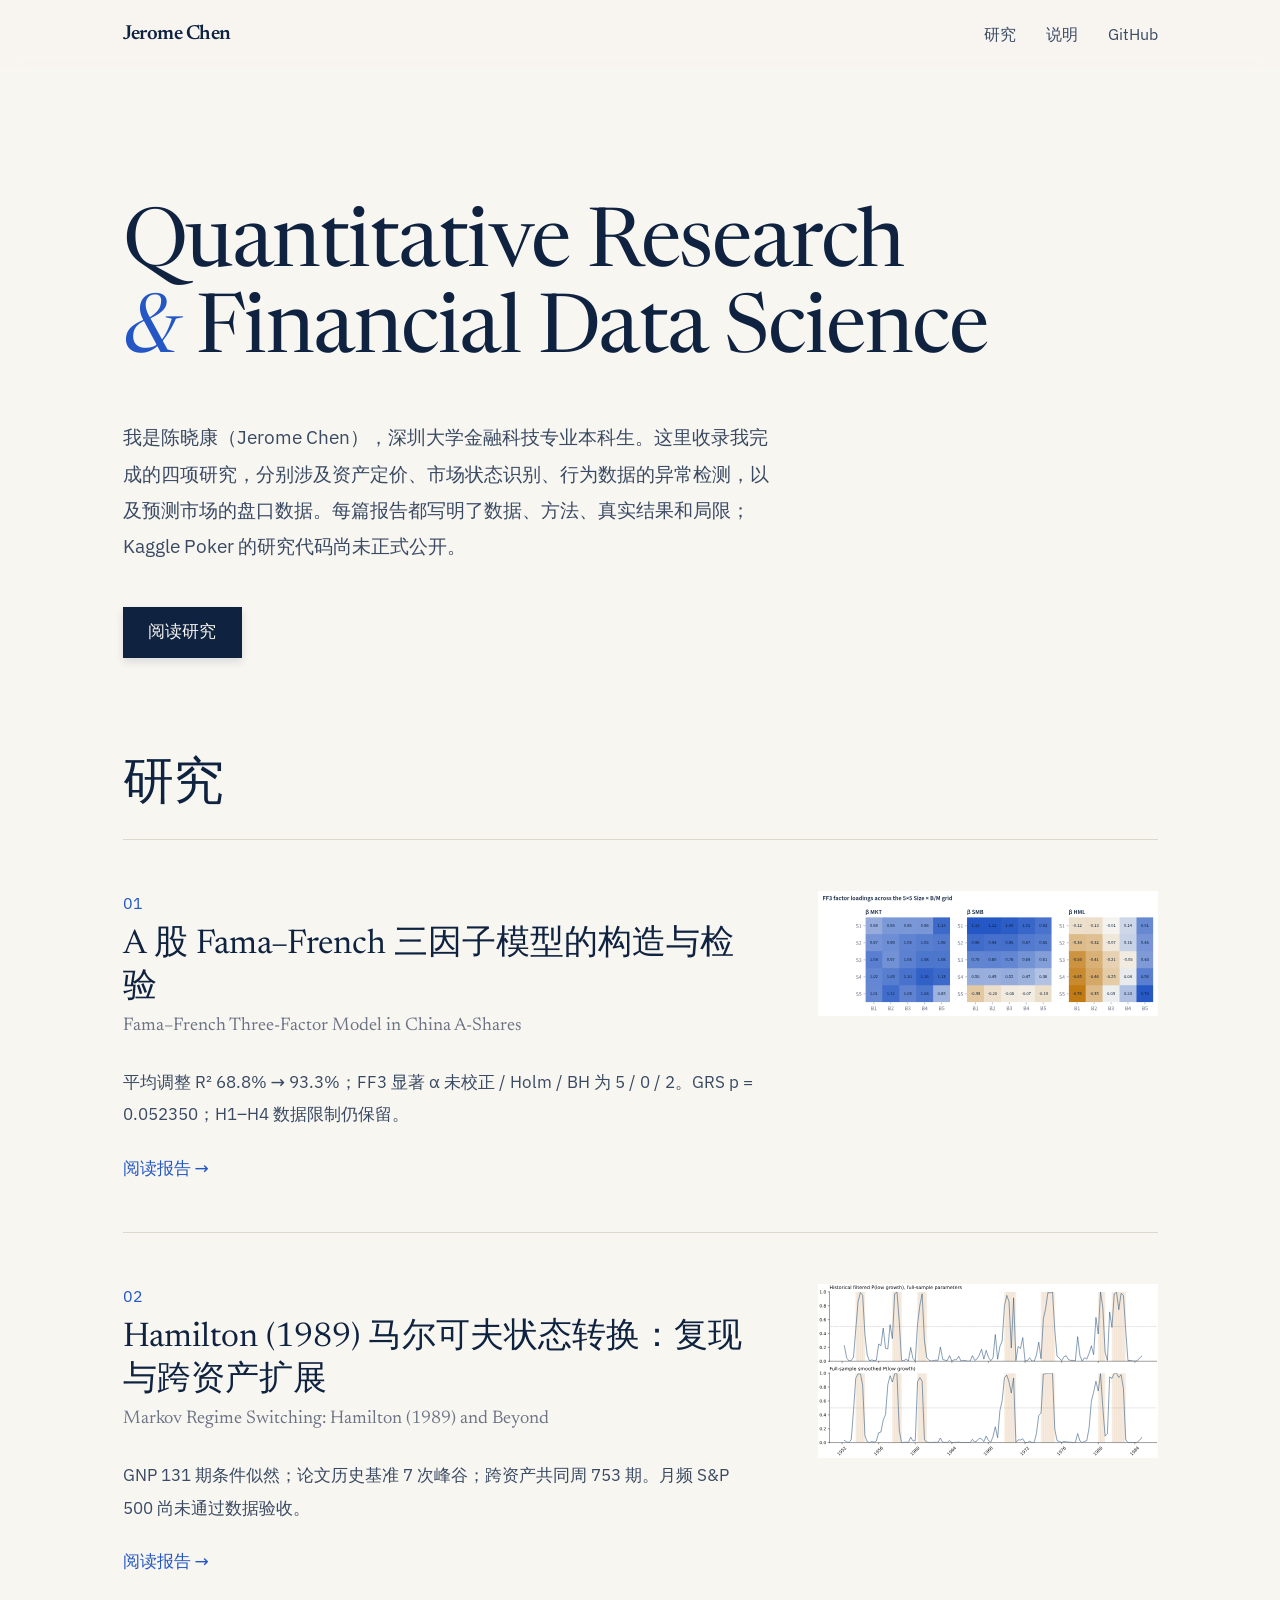
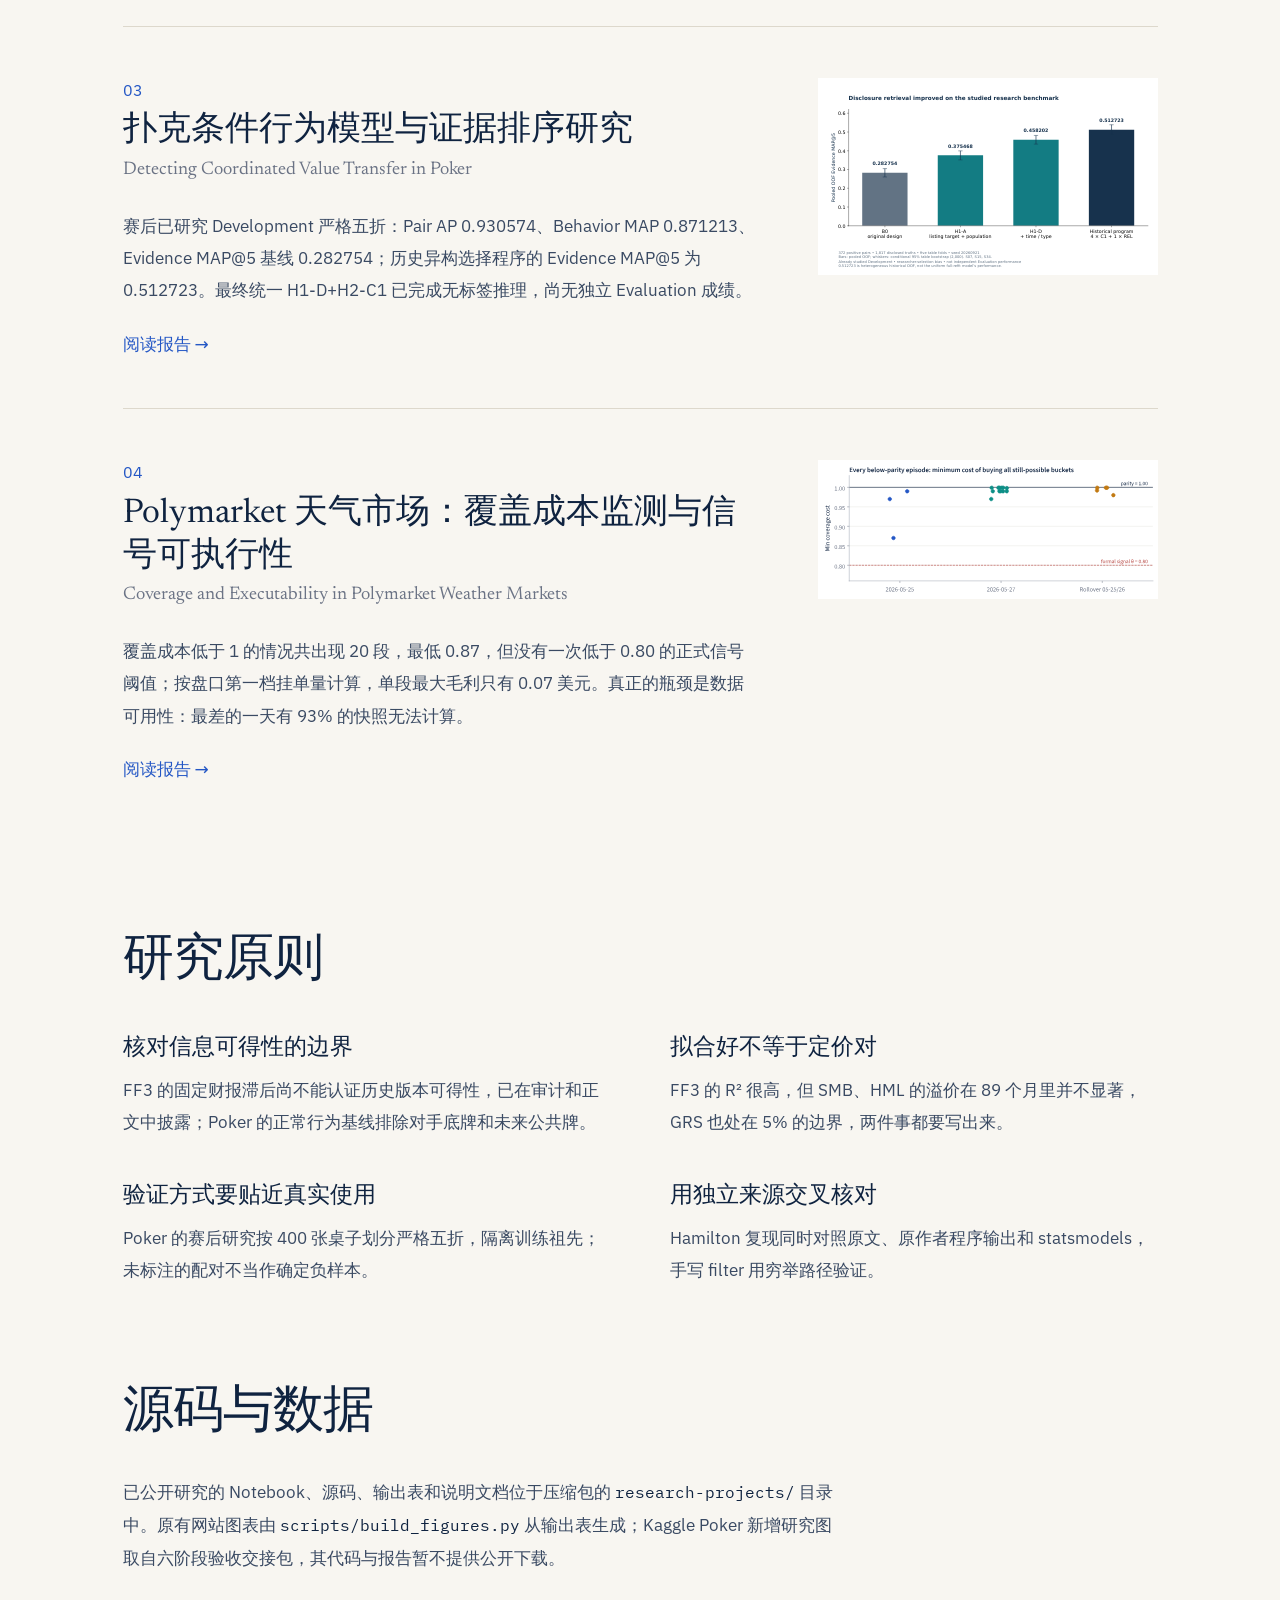
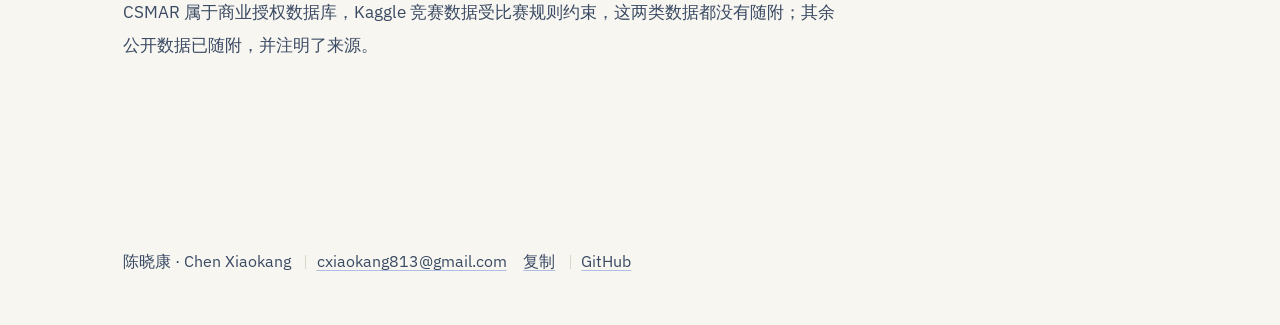
<file: index.html>
<!DOCTYPE html><html lang="zh-CN"> <head><meta charset="utf-8"><meta name="viewport" content="width=device-width, initial-scale=1"><title>Jerome Chen — Quantitative Research Portfolio</title><meta name="description" content="Quantitative research portfolio of Chen Xiaokang (Jerome Chen)."><meta name="author" content="Chen Xiaokang (Jerome Chen)"><link rel="icon" href="./favicon.svg" type="image/svg+xml"><link rel="stylesheet" href="./_astro/ff3.DJ8NzOe6.css"></head> <body class="min-h-screen"> <header class="no-print sticky top-0 z-40 bg-paper/90 backdrop-blur-sm"> <div class="mx-auto flex h-16 max-w-[1120px] items-center justify-between px-6 sm:px-10"> <a href="./index.html" class="font-serif text-[1.2rem] font-semibold tracking-tight text-ink">Jerome Chen</a> <nav class="flex items-center gap-7 text-[0.95rem] text-ink-soft"> <a href="./index.html#library" class="transition-colors hover:text-blue">研究</a> <a href="./index.html#about" class="transition-colors hover:text-blue">说明</a> <a href="https://github.com/Jeromechen13" class="hidden transition-colors hover:text-blue sm:inline" target="_blank" rel="noopener">GitHub</a> </nav> </div> </header>  <main> <section class="rise mx-auto max-w-[1120px] px-6 pt-20 pb-24 sm:px-10 sm:pt-32"> <h1 class="display text-[2.8rem] text-ink sm:text-[4.2rem] lg:text-[4.8rem]">
Quantitative Research<br class="hidden sm:block"> <span class="italic text-blue">&amp;</span> Financial Data Science
</h1> <p class="mt-10 max-w-[38rem] text-[1.12rem] leading-[1.9] text-ink-soft">
我是陈晓康（Jerome Chen），深圳大学金融科技专业本科生。这里收录我完成的四项研究，分别涉及资产定价、市场状态识别、行为数据的异常检测，以及预测市场的盘口数据。每篇报告都写明了数据、方法、真实结果和局限；Kaggle Poker 的研究代码尚未正式公开。
</p> <a href="#library" data-press class="pressable mt-10 inline-block bg-ink px-6 py-3 text-[1rem] text-paper transition-colors hover:bg-blue">阅读研究</a> </section> <section id="library" class="mx-auto max-w-[1120px] px-6 sm:px-10"> <h2 class="display text-[2.4rem] text-ink sm:text-[3rem]">研究</h2> <ol class="mt-6"> <li class="border-t border-rule"> <a href="./research/ff3.html" class="group grid grid-cols-1 gap-8 py-12 md:grid-cols-[minmax(0,1fr)_340px] md:gap-14"> <div> <div class="text-[0.95rem] text-blue">01</div> <h3 class="mt-2 font-serif text-[1.75rem] leading-tight text-ink transition-colors group-hover:text-blue sm:text-[2rem]">A 股 Fama–French 三因子模型的构造与检验</h3> <p class="mt-1 font-serif text-[1.08rem] text-muted">Fama–French Three-Factor Model in China A-Shares</p> <p class="mt-6 max-w-[40rem] text-[1.02rem] leading-[1.85] text-ink-soft">平均调整 R² 68.8% → 93.3%；FF3 显著 α 未校正 / Holm / BH 为 5 / 0 / 2。GRS p = 0.052350；H1–H4 数据限制仍保留。</p> <div class="mt-6 text-[1rem] text-blue">阅读报告 →</div> </div> <img src="./figures/ff3/loadings.svg" alt="" loading="lazy" class="block h-auto w-full self-start bg-white transition-opacity group-hover:opacity-90"> </a> </li><li class="border-t border-rule"> <a href="./research/hamilton.html" class="group grid grid-cols-1 gap-8 py-12 md:grid-cols-[minmax(0,1fr)_340px] md:gap-14"> <div> <div class="text-[0.95rem] text-blue">02</div> <h3 class="mt-2 font-serif text-[1.75rem] leading-tight text-ink transition-colors group-hover:text-blue sm:text-[2rem]">Hamilton (1989) 马尔可夫状态转换：复现与跨资产扩展</h3> <p class="mt-1 font-serif text-[1.08rem] text-muted">Markov Regime Switching: Hamilton (1989) and Beyond</p> <p class="mt-6 max-w-[40rem] text-[1.02rem] leading-[1.85] text-ink-soft">GNP 131 期条件似然；论文历史基准 7 次峰谷；跨资产共同周 753 期。月频 S&amp;P 500 尚未通过数据验收。</p> <div class="mt-6 text-[1rem] text-blue">阅读报告 →</div> </div> <img src="./figures/hamilton/gnp_probabilities.svg" alt="" loading="lazy" class="block h-auto w-full self-start bg-white transition-opacity group-hover:opacity-90"> </a> </li><li class="border-t border-rule"> <a href="./research/poker.html" class="group grid grid-cols-1 gap-8 py-12 md:grid-cols-[minmax(0,1fr)_340px] md:gap-14"> <div> <div class="text-[0.95rem] text-blue">03</div> <h3 class="mt-2 font-serif text-[1.75rem] leading-tight text-ink transition-colors group-hover:text-blue sm:text-[2rem]">扑克条件行为模型与证据排序研究</h3> <p class="mt-1 font-serif text-[1.08rem] text-muted">Detecting Coordinated Value Transfer in Poker</p> <p class="mt-6 max-w-[40rem] text-[1.02rem] leading-[1.85] text-ink-soft">赛后已研究 Development 严格五折：Pair AP 0.930574、Behavior MAP 0.871213、Evidence MAP@5 基线 0.282754；历史异构选择程序的 Evidence MAP@5 为 0.512723。最终统一 H1-D+H2-C1 已完成无标签推理，尚无独立 Evaluation 成绩。</p> <div class="mt-6 text-[1rem] text-blue">阅读报告 →</div> </div> <img src="./figures/poker/evidence_progression.svg" alt="" loading="lazy" class="block h-auto w-full self-start bg-white transition-opacity group-hover:opacity-90"> </a> </li><li class="border-t border-rule"> <a href="./research/polymarket.html" class="group grid grid-cols-1 gap-8 py-12 md:grid-cols-[minmax(0,1fr)_340px] md:gap-14"> <div> <div class="text-[0.95rem] text-blue">04</div> <h3 class="mt-2 font-serif text-[1.75rem] leading-tight text-ink transition-colors group-hover:text-blue sm:text-[2rem]">Polymarket 天气市场：覆盖成本监测与信号可执行性</h3> <p class="mt-1 font-serif text-[1.08rem] text-muted">Coverage and Executability in Polymarket Weather Markets</p> <p class="mt-6 max-w-[40rem] text-[1.02rem] leading-[1.85] text-ink-soft">覆盖成本低于 1 的情况共出现 20 段，最低 0.87，但没有一次低于 0.80 的正式信号阈值；按盘口第一档挂单量计算，单段最大毛利只有 0.07 美元。真正的瓶颈是数据可用性：最差的一天有 93% 的快照无法计算。</p> <div class="mt-6 text-[1rem] text-blue">阅读报告 →</div> </div> <img src="./figures/polymarket/episodes.svg" alt="" loading="lazy" class="block h-auto w-full self-start bg-white transition-opacity group-hover:opacity-90"> </a> </li> </ol> </section> <section class="mx-auto max-w-[1120px] px-6 pt-24 sm:px-10"> <h2 class="display text-[2.4rem] text-ink sm:text-[3rem]">研究原则</h2> <div class="mt-10 grid grid-cols-1 gap-x-14 gap-y-10 md:grid-cols-2"> <div> <div class="font-serif text-[1.35rem] text-ink">核对信息可得性的边界</div> <p class="mt-2 text-[1rem] leading-[1.85] text-ink-soft">FF3 的固定财报滞后尚不能认证历史版本可得性，已在审计和正文中披露；Poker 的正常行为基线排除对手底牌和未来公共牌。</p> </div><div> <div class="font-serif text-[1.35rem] text-ink">拟合好不等于定价对</div> <p class="mt-2 text-[1rem] leading-[1.85] text-ink-soft">FF3 的 R² 很高，但 SMB、HML 的溢价在 89 个月里并不显著，GRS 也处在 5% 的边界，两件事都要写出来。</p> </div><div> <div class="font-serif text-[1.35rem] text-ink">验证方式要贴近真实使用</div> <p class="mt-2 text-[1rem] leading-[1.85] text-ink-soft">Poker 的赛后研究按 400 张桌子划分严格五折，隔离训练祖先；未标注的配对不当作确定负样本。</p> </div><div> <div class="font-serif text-[1.35rem] text-ink">用独立来源交叉核对</div> <p class="mt-2 text-[1rem] leading-[1.85] text-ink-soft">Hamilton 复现同时对照原文、原作者程序输出和 statsmodels，手写 filter 用穷举路径验证。</p> </div> </div> </section> <section id="about" class="mx-auto max-w-[1120px] px-6 pt-24 sm:px-10"> <h2 class="display text-[2.4rem] text-ink sm:text-[3rem]">源码与数据</h2> <div class="mt-8 max-w-[42rem] space-y-5 text-[1.02rem] leading-[1.9] text-ink-soft"> <p>已公开研究的 Notebook、源码、输出表和说明文档位于压缩包的 <code class="font-mono text-[0.9em] text-ink">research-projects/</code> 目录中。原有网站图表由 <code class="font-mono text-[0.9em] text-ink">scripts/build_figures.py</code> 从输出表生成；Kaggle Poker 新增研究图取自六阶段验收交接包，其代码与报告暂不提供公开下载。</p> <p>CSMAR 属于商业授权数据库，Kaggle 竞赛数据受比赛规则约束，这两类数据都没有随附；其余公开数据已随附，并注明了来源。</p> </div> </section> </main>  <footer class="no-print mt-32"> <div class="mx-auto max-w-[1120px] px-6 py-12 text-[0.95rem] text-ink-soft sm:px-10"> 陈晓康 · Chen Xiaokang <span class="mx-2 text-rule">|</span><a class="link" href="mailto:cxiaokang813@gmail.com">cxiaokang813@gmail.com</a> <button type="button" class="link ml-3 cursor-pointer" data-copy="cxiaokang813@gmail.com">复制</button> <span class="mx-2 text-rule">|</span><a class="link" href="https://github.com/Jeromechen13" target="_blank" rel="noopener">GitHub</a> </div> </footer> <p class="motion-toast no-print" data-toast role="status" aria-live="polite"></p> <div class="motion-tip no-print" data-tip-root role="tooltip" hidden> <p data-tip-body></p> <i aria-hidden="true"></i> </div> <div class="zoom-root no-print" data-zoom-root hidden> <div class="zoom-mask" data-zoom-mask></div> <div class="zoom-card" data-zoom-card role="dialog" aria-modal="true" aria-label="放大的图"> <div class="mb-3 text-right"> <button type="button" class="link cursor-pointer" data-zoom-close>关闭</button> </div> <img data-zoom-img alt=""> </div> </div> <script src="./motion.js"></script> </body> </html>
</file>
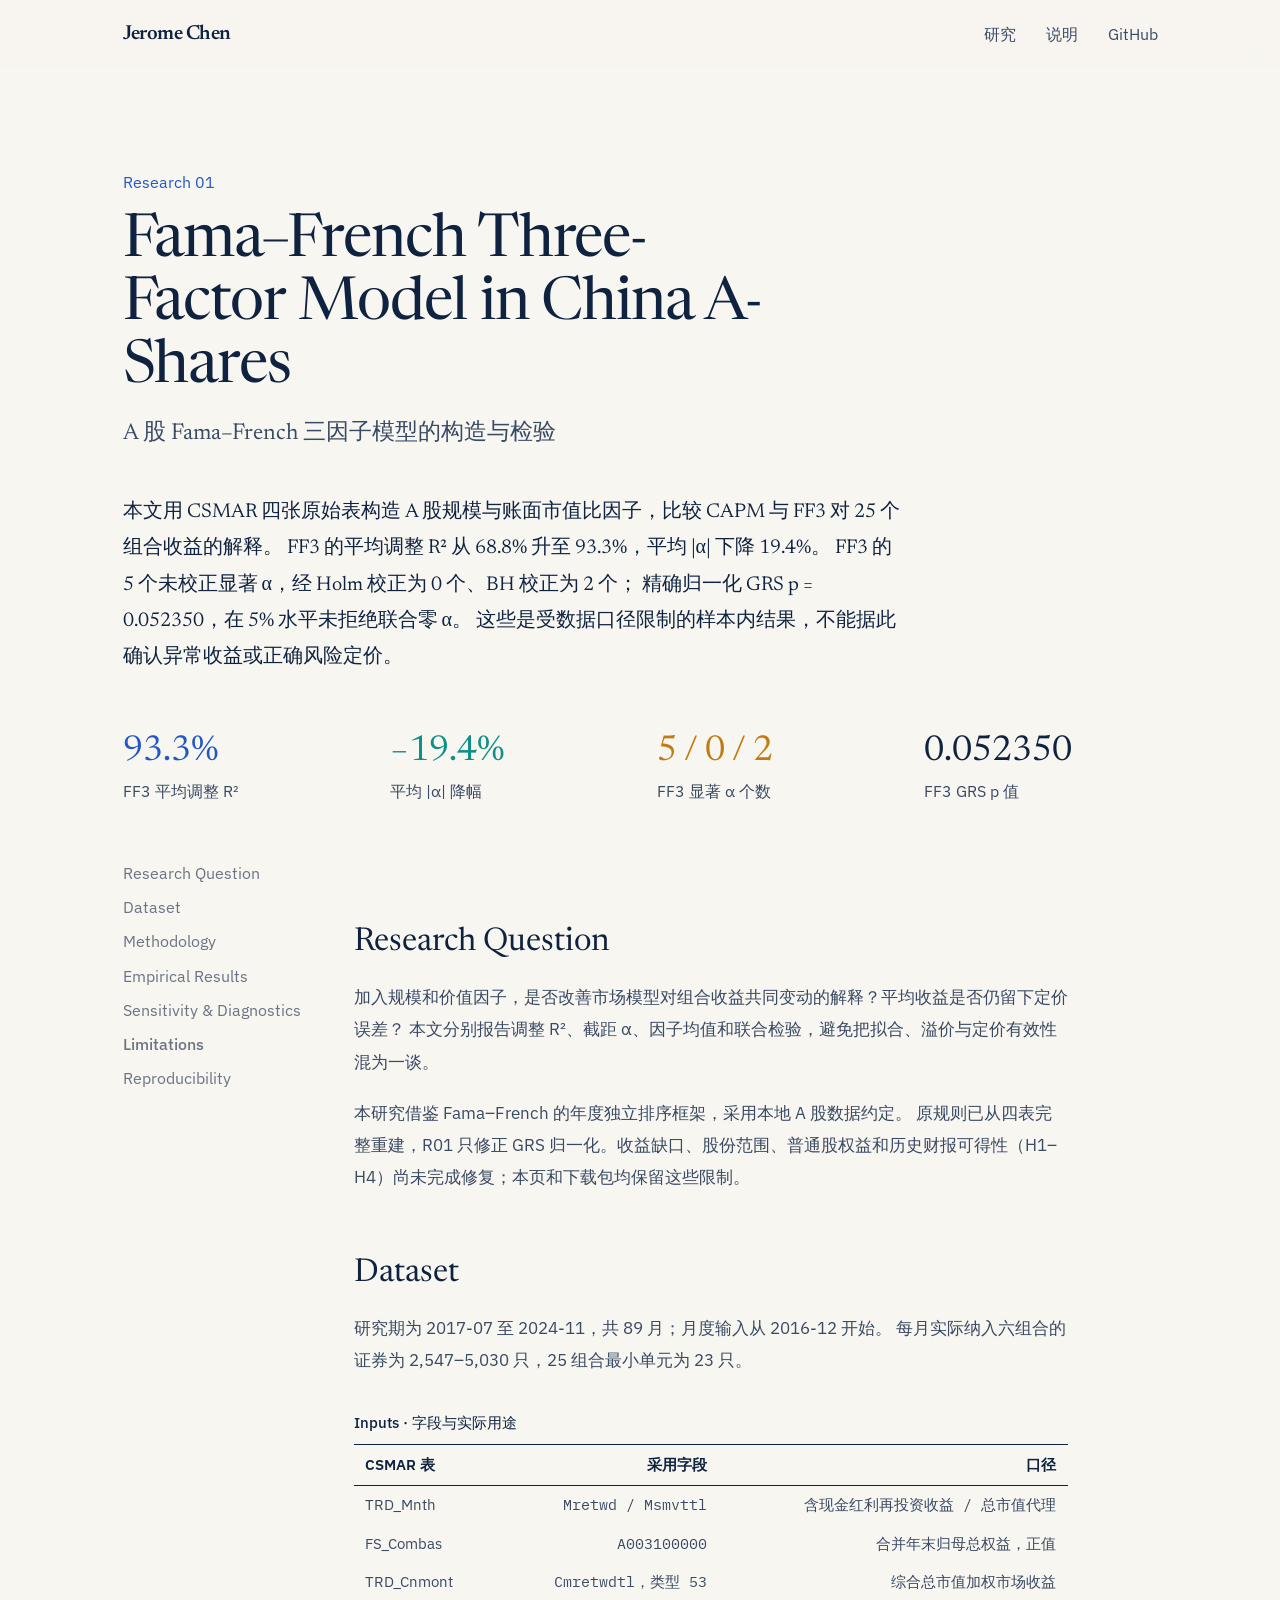
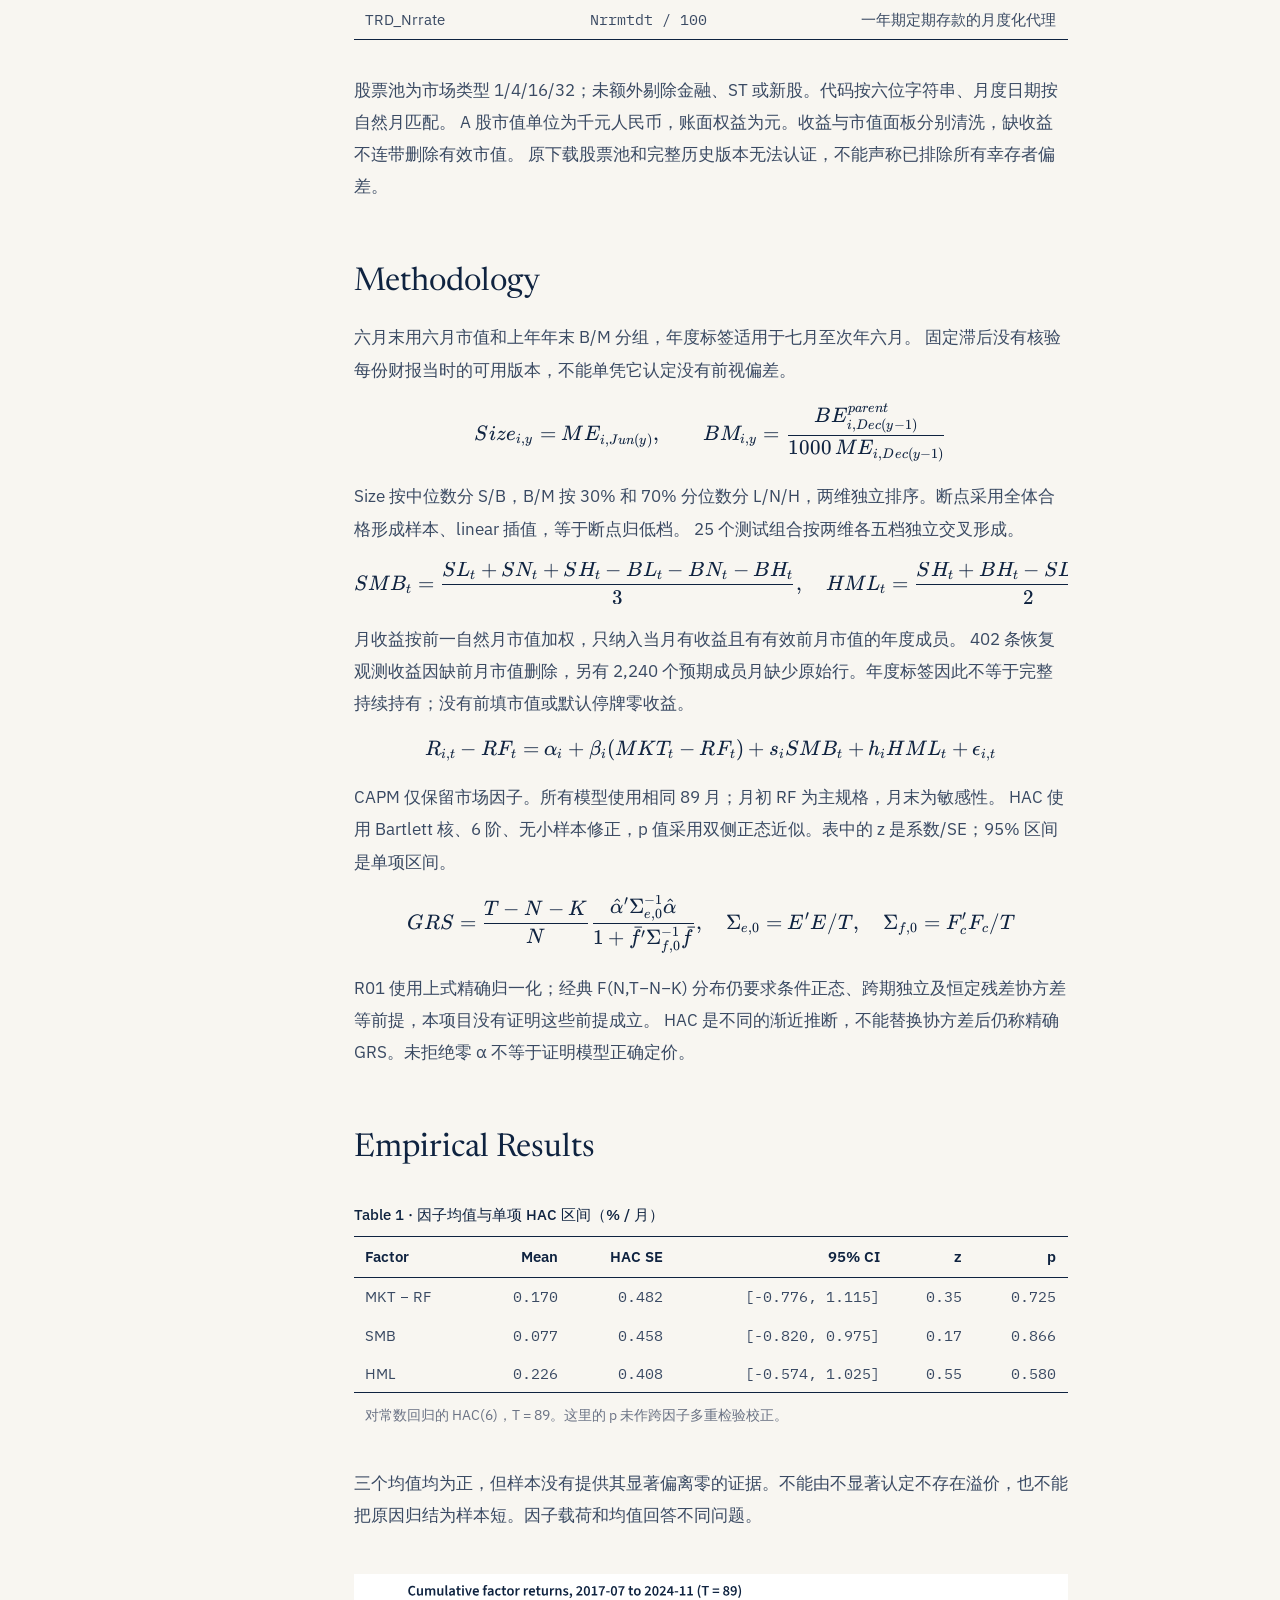
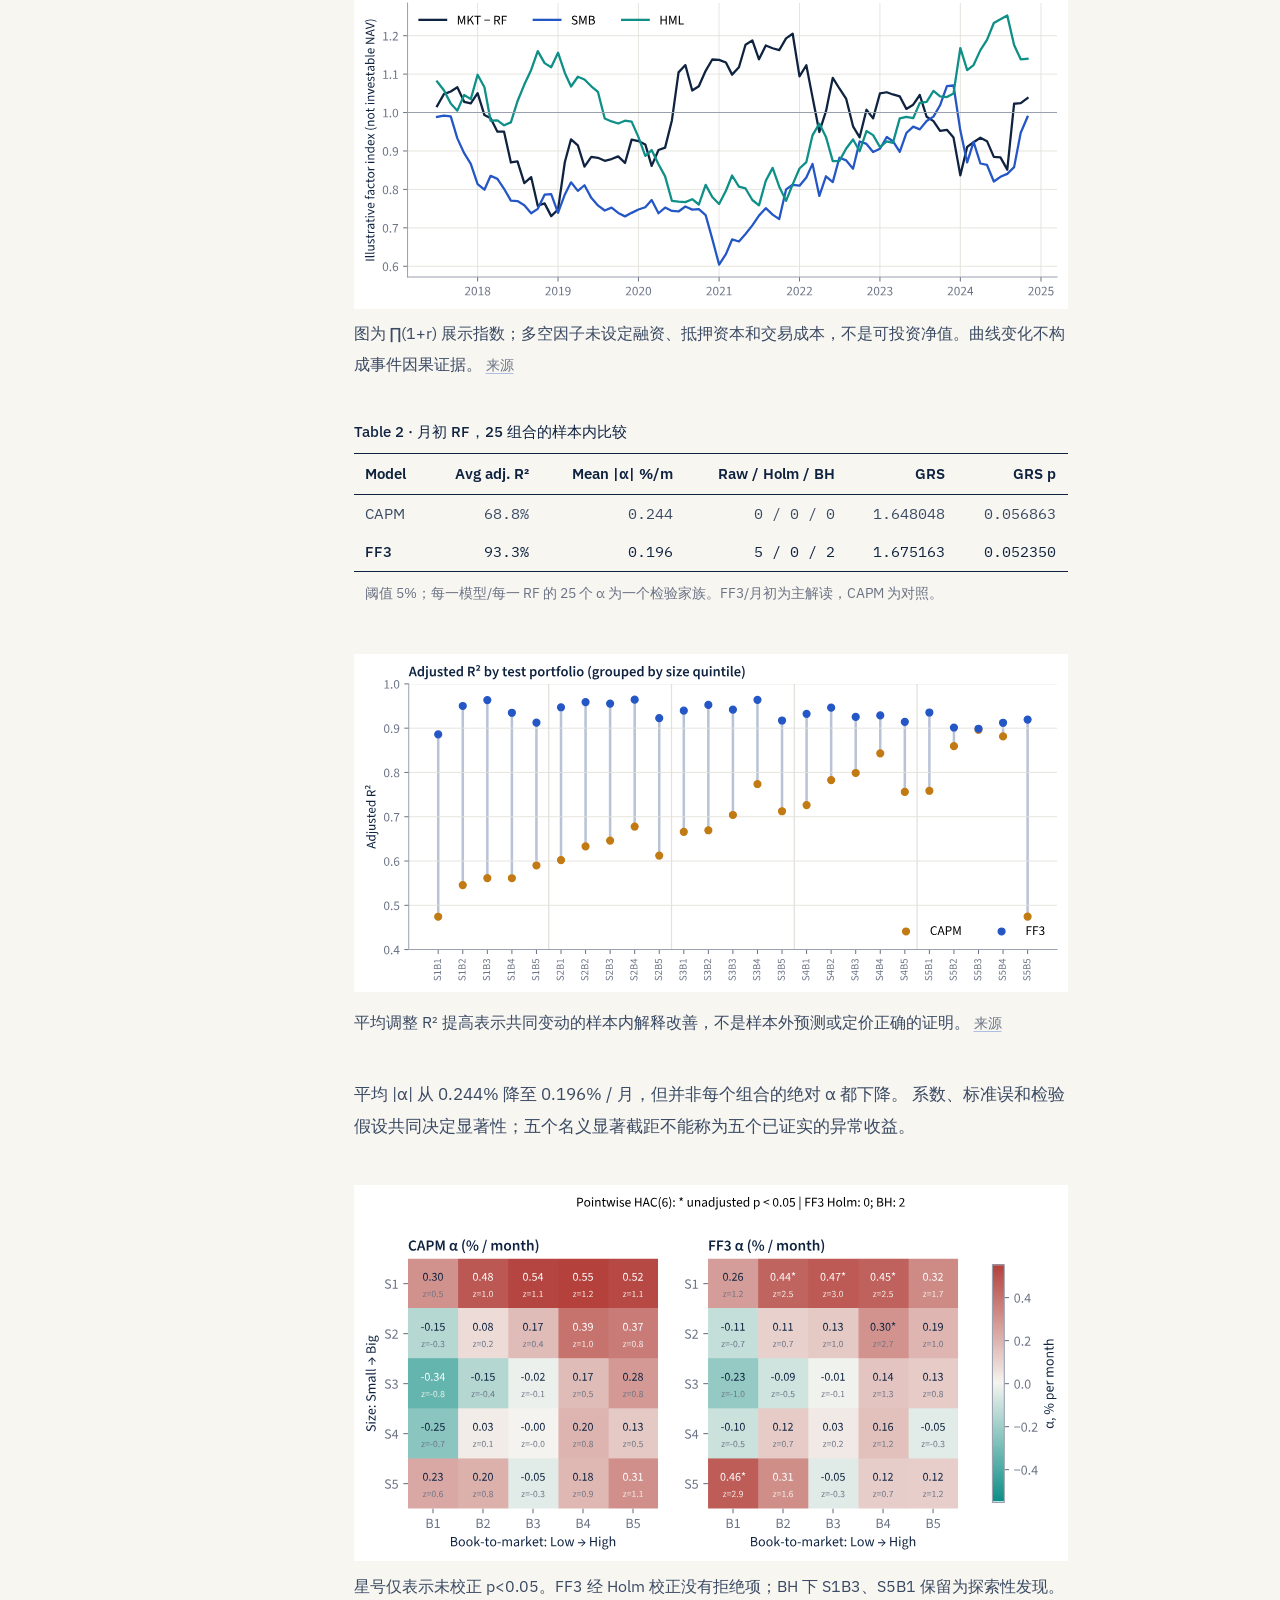
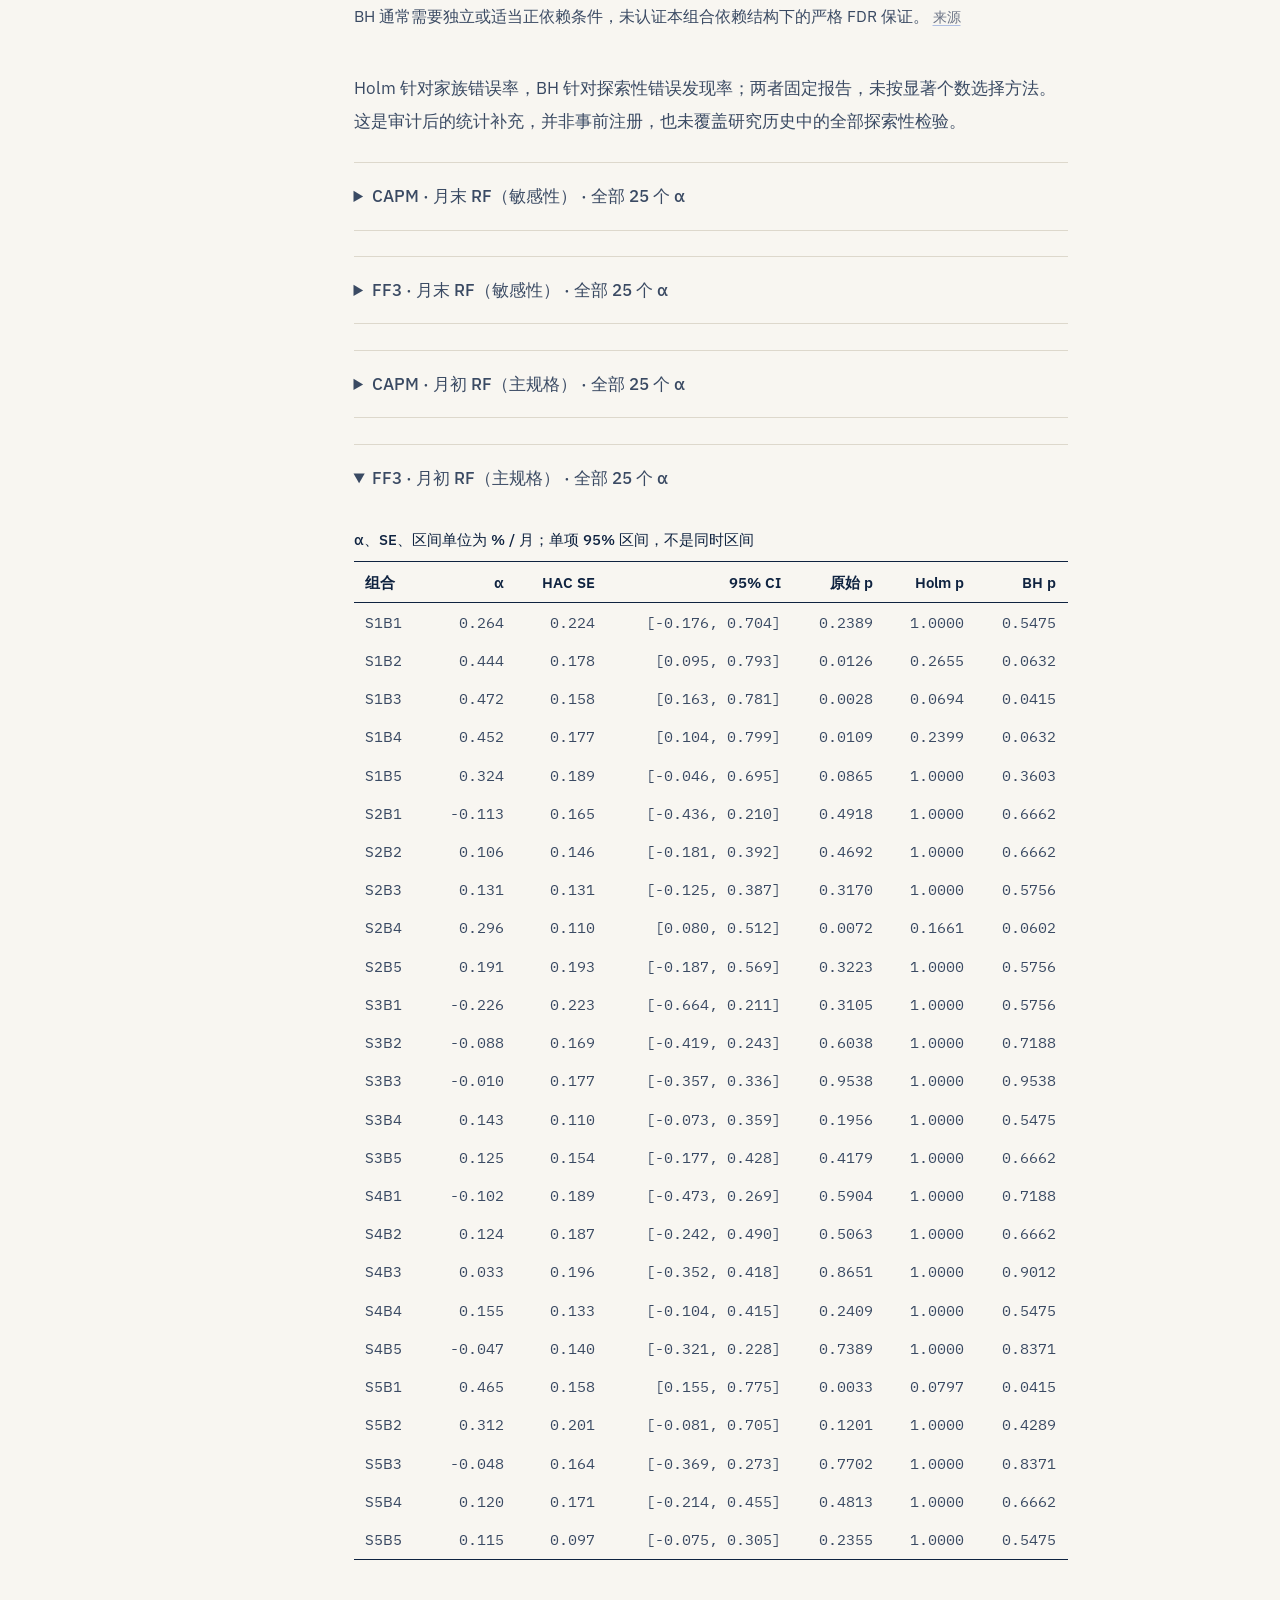
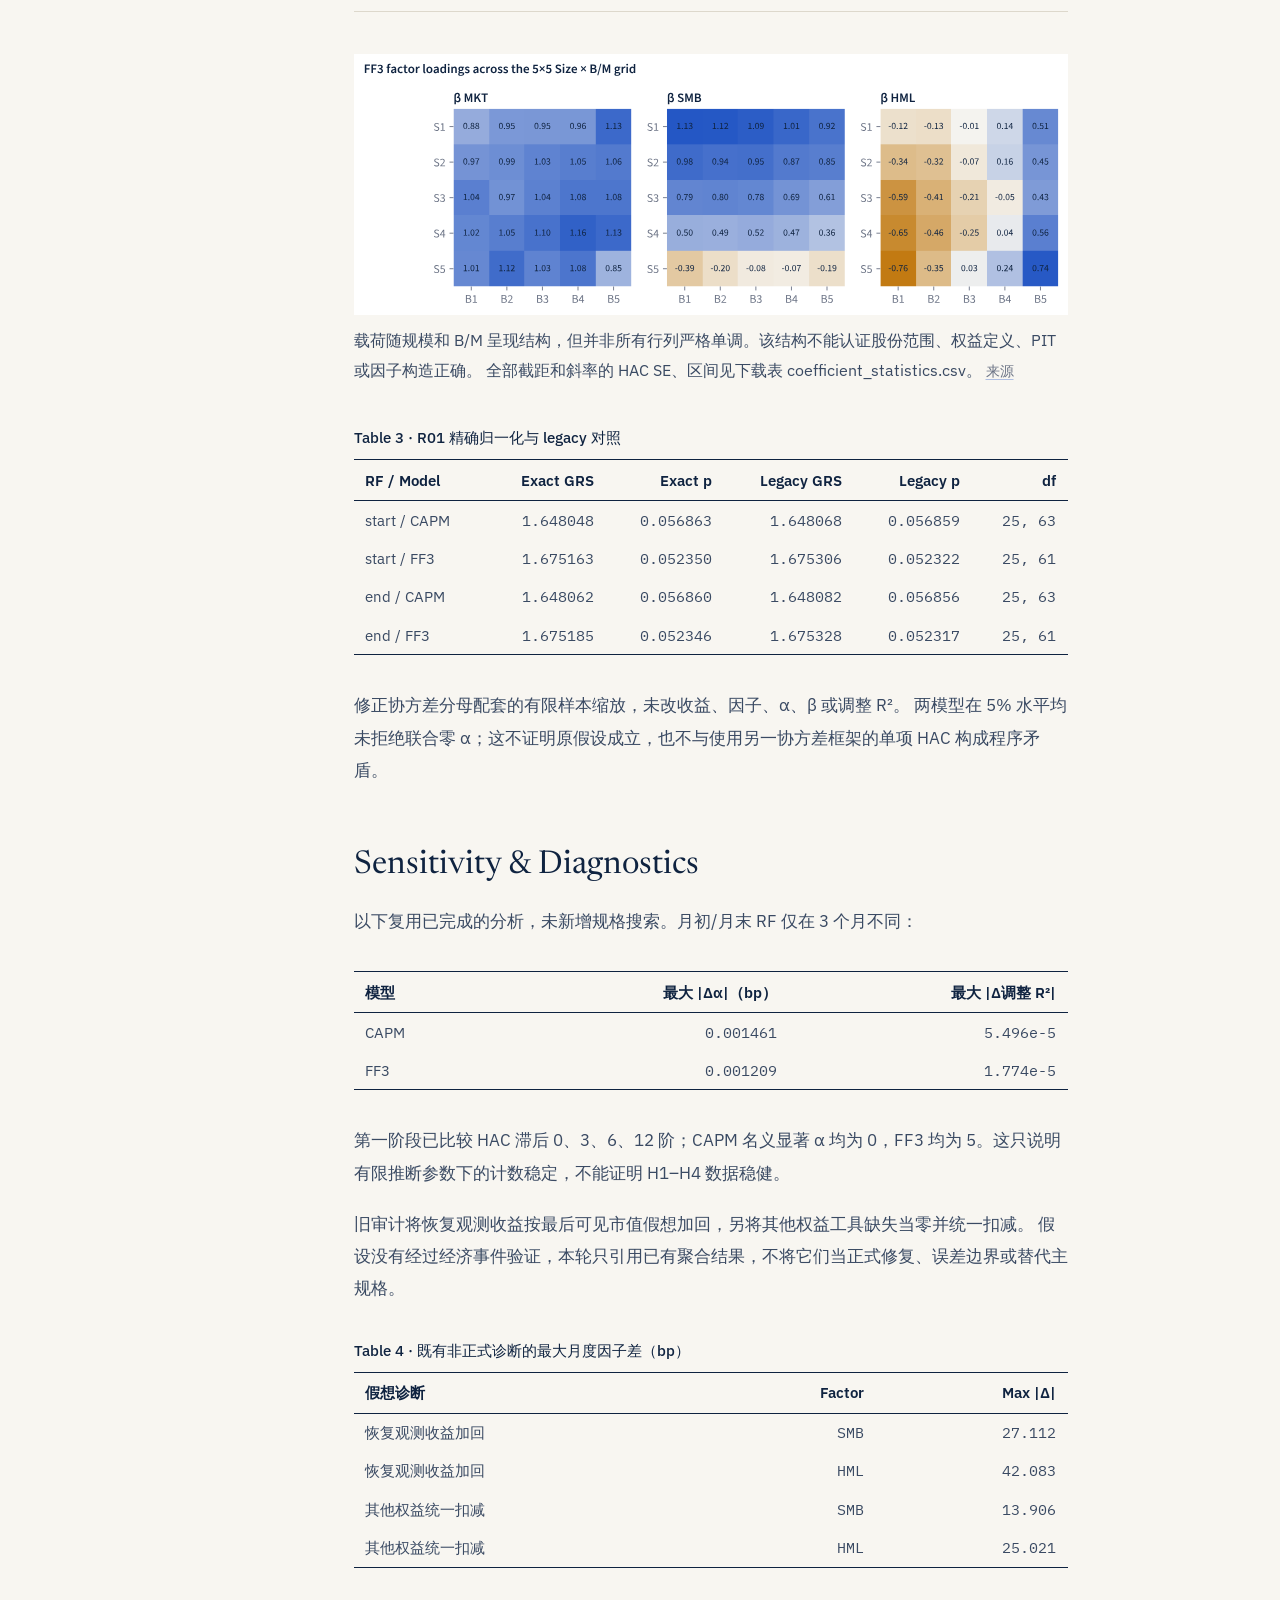
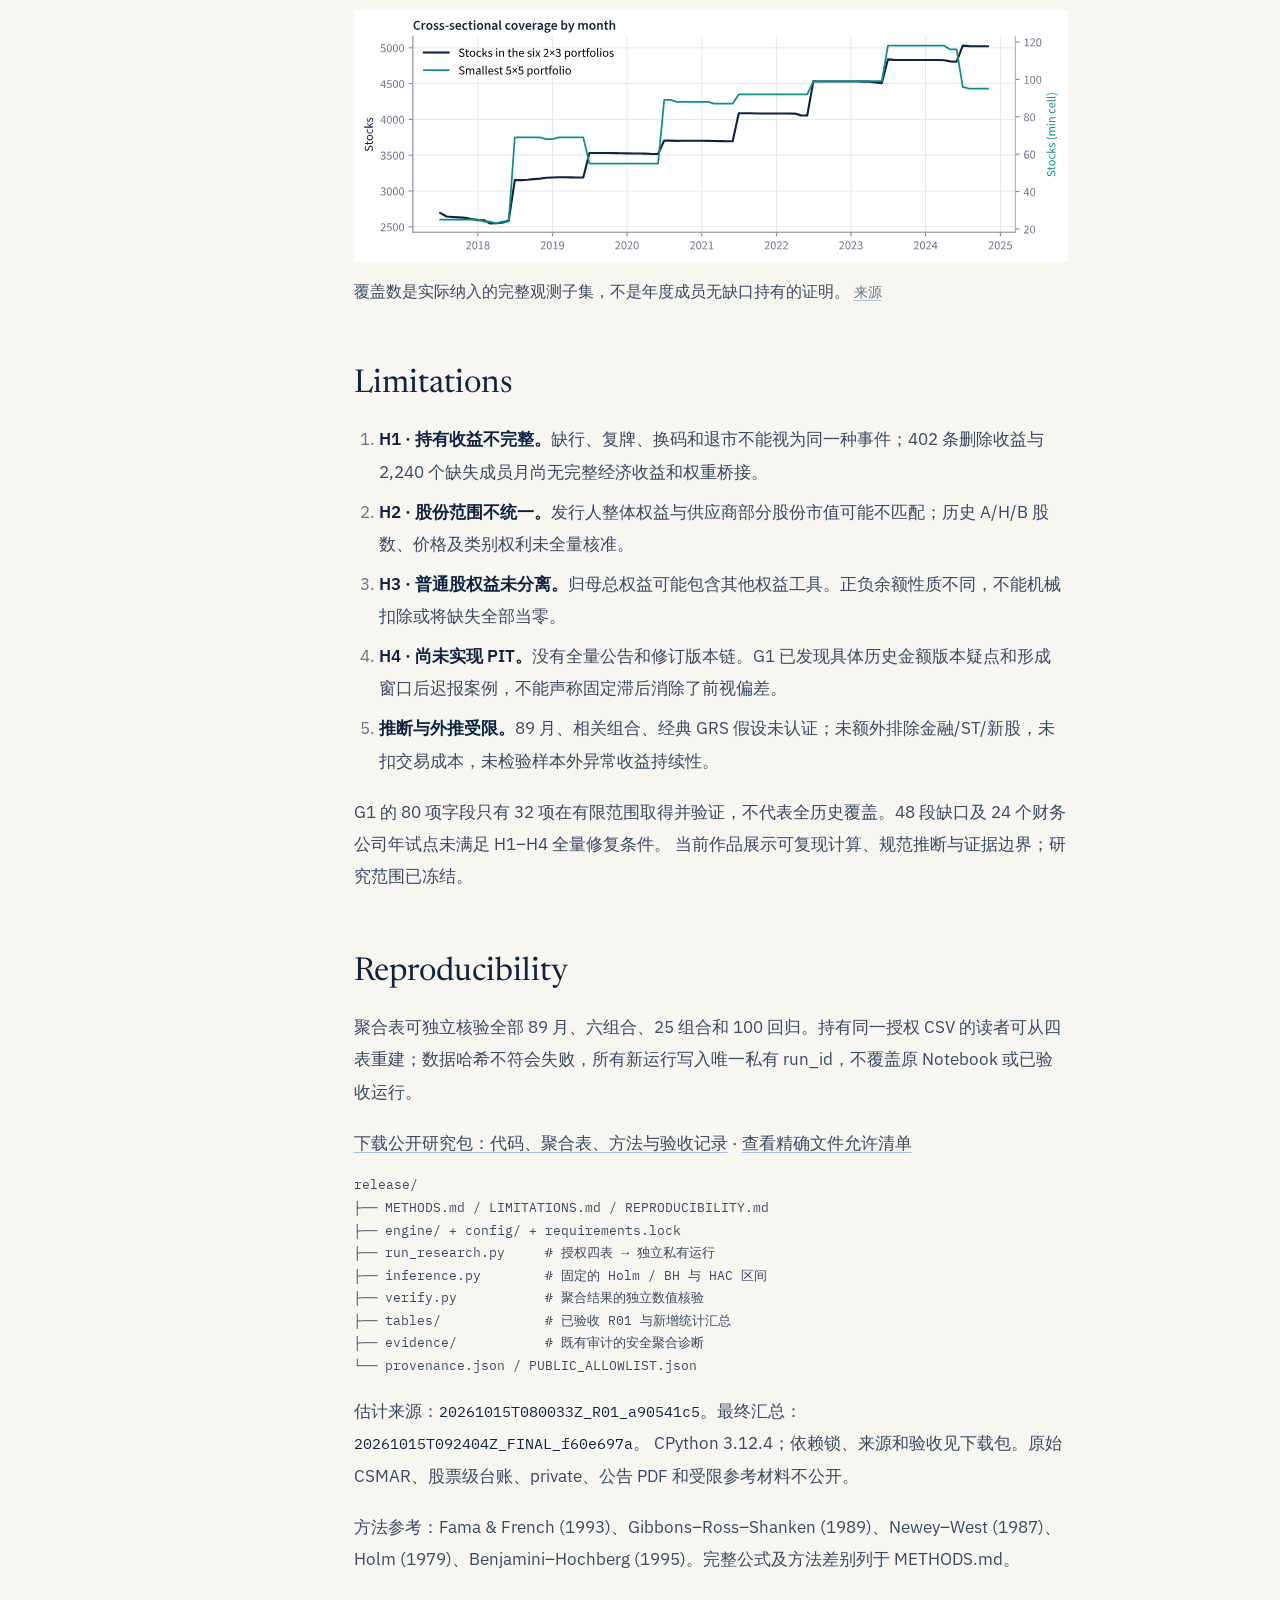
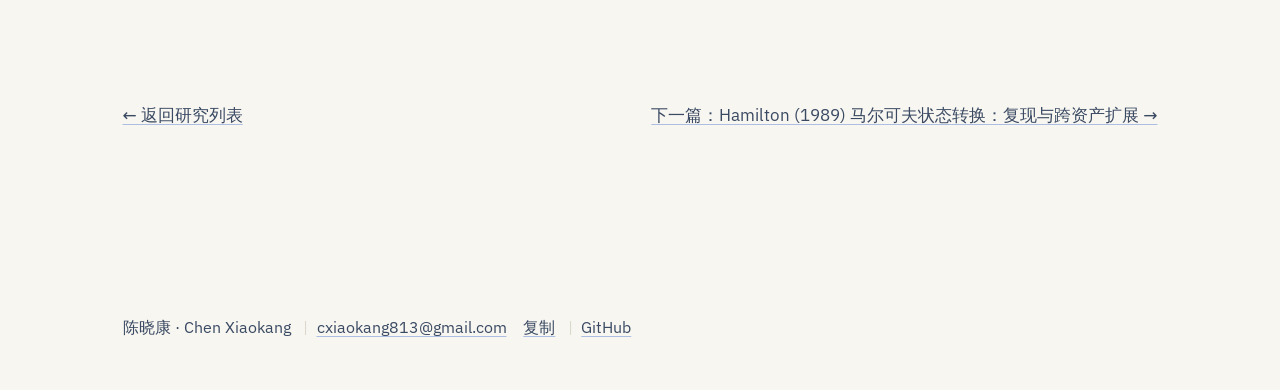
<file: research/ff3.html>
<!DOCTYPE html><html lang="zh-CN"> <head><meta charset="utf-8"><meta name="viewport" content="width=device-width, initial-scale=1"><title>Fama–French Three-Factor Model in China A-Shares — Jerome Chen</title><meta name="description" content="规模（SMB）与价值（HML）因子能在多大程度上解释 A 股 25 个 Size × B/M 组合的收益差异？相对 CAPM 改进了什么、没有改进什么？"><meta name="author" content="Chen Xiaokang (Jerome Chen)"><link rel="icon" href="../favicon.svg" type="image/svg+xml"><link rel="stylesheet" href="../_astro/ff3.DJ8NzOe6.css"></head> <body class="min-h-screen"> <header class="no-print sticky top-0 z-40 bg-paper/90 backdrop-blur-sm"> <div class="mx-auto flex h-16 max-w-[1120px] items-center justify-between px-6 sm:px-10"> <a href="../index.html" class="font-serif text-[1.2rem] font-semibold tracking-tight text-ink">Jerome Chen</a> <nav class="flex items-center gap-7 text-[0.95rem] text-ink-soft"> <a href="../index.html#library" class="transition-colors hover:text-blue">研究</a> <a href="../index.html#about" class="transition-colors hover:text-blue">说明</a> <a href="https://github.com/Jeromechen13" class="hidden transition-colors hover:text-blue sm:inline" target="_blank" rel="noopener">GitHub</a> </nav> </div> </header>  <section class="rise mx-auto max-w-[1120px] px-6 pt-16 pb-14 sm:px-10 sm:pt-24"> <div class="text-[0.95rem] text-blue">Research 01</div> <h1 class="display mt-4 max-w-[18ch] text-[2.5rem] text-ink sm:text-[3.5rem]">Fama–French Three-Factor Model in China A-Shares</h1> <p class="mt-4 font-serif text-[1.35rem] text-ink-soft">A 股 Fama–French 三因子模型的构造与检验</p> <div class="mt-10 max-w-[46rem] font-serif text-[1.18rem] leading-[1.8] text-ink">  <p>本文用 CSMAR 四张原始表构造 A 股规模与账面市值比因子，比较 CAPM 与 FF3 对 25 个组合收益的解释。
      FF3 的平均调整 R² 从 68.8% 升至 93.3%，平均 |α| 下降 19.4%。
      FF3 的 5 个未校正显著 α，经 Holm 校正为 0 个、BH 校正为 2 个；
      精确归一化 GRS p = 0.052350，在 5% 水平未拒绝联合零 α。
      这些是受数据口径限制的样本内结果，不能据此确认异常收益或正确风险定价。</p>  </div> <div class="mt-14 grid grid-cols-2 gap-x-8 gap-y-10 md:grid-cols-4">  <div> <div class="font-serif text-[2.1rem] leading-none text-blue">93.3%</div> <div class="mt-2 text-[0.95rem] text-ink-soft">FF3 平均调整 R²</div> </div> <div> <div class="font-serif text-[2.1rem] leading-none text-teal">−19.4%</div> <div class="mt-2 text-[0.95rem] text-ink-soft">平均 |α| 降幅</div> </div> <div> <div class="font-serif text-[2.1rem] leading-none text-amber">5 / 0 / 2</div> <div class="mt-2 text-[0.95rem] text-ink-soft">FF3 显著 α 个数</div> </div> <div> <div class="font-serif text-[2.1rem] leading-none text-ink">0.052350</div> <div class="mt-2 text-[0.95rem] text-ink-soft">FF3 GRS p 值</div> </div>  </div> </section> <div class="mx-auto grid max-w-[1120px] grid-cols-1 gap-12 px-6 sm:px-10 lg:grid-cols-[180px_minmax(0,1fr)]"> <aside class="no-print hidden lg:block"> <nav class="sticky top-24 text-[0.92rem]" aria-label="Contents"> <ul class="space-y-2.5"> <li> <a href="#question" data-target="question" class="toc-link text-muted transition-colors hover:text-blue"> Research Question </a> </li><li> <a href="#data" data-target="data" class="toc-link text-muted transition-colors hover:text-blue"> Dataset </a> </li><li> <a href="#method" data-target="method" class="toc-link text-muted transition-colors hover:text-blue"> Methodology </a> </li><li> <a href="#results" data-target="results" class="toc-link text-muted transition-colors hover:text-blue"> Empirical Results </a> </li><li> <a href="#robustness" data-target="robustness" class="toc-link text-muted transition-colors hover:text-blue"> Sensitivity &amp; Diagnostics </a> </li><li> <a href="#limitations" data-target="limitations" class="toc-link text-muted transition-colors hover:text-blue"> Limitations </a> </li><li> <a href="#code" data-target="code" class="toc-link text-muted transition-colors hover:text-blue"> Reproducibility </a> </li> </ul> </nav> </aside> <article class="prose-r max-w-[42rem] pb-10">    <h2 id="question"><span class="sec">01</span>Research Question</h2> <p>加入规模和价值因子，是否改善市场模型对组合收益共同变动的解释？平均收益是否仍留下定价误差？
    本文分别报告调整 R²、截距 α、因子均值和联合检验，避免把拟合、溢价与定价有效性混为一谈。</p> <p class="note">本研究借鉴 Fama–French 的年度独立排序框架，采用本地 A 股数据约定。
    原规则已从四表完整重建，R01 只修正 GRS 归一化。收益缺口、股份范围、普通股权益和历史财报可得性（H1–H4）尚未完成修复；本页和下载包均保留这些限制。</p> <h2 id="data"><span class="sec">02</span>Dataset</h2> <p>研究期为 2017-07 至 2024-11，共 89 月；月度输入从 2016-12 开始。
    每月实际纳入六组合的证券为 2,547–5,030 只，25 组合最小单元为 23 只。</p> <div class="table-wrap"><table class="booktabs"> <caption>Inputs · 字段与实际用途</caption> <thead><tr><th>CSMAR 表</th><th>采用字段</th><th>口径</th></tr></thead> <tbody> <tr><td>TRD_Mnth</td><td>Mretwd / Msmvttl</td><td>含现金红利再投资收益 / 总市值代理</td></tr> <tr><td>FS_Combas</td><td>A003100000</td><td>合并年末归母总权益，正值</td></tr> <tr><td>TRD_Cnmont</td><td>Cmretwdtl，类型 53</td><td>综合总市值加权市场收益</td></tr> <tr><td>TRD_Nrrate</td><td>Nrrmtdt / 100</td><td>一年期定期存款的月度化代理</td></tr> </tbody> </table></div> <p>股票池为市场类型 1/4/16/32；未额外剔除金融、ST 或新股。代码按六位字符串、月度日期按自然月匹配。
    A 股市值单位为千元人民币，账面权益为元。收益与市值面板分别清洗，缺收益不连带删除有效市值。
    原下载股票池和完整历史版本无法认证，不能声称已排除所有幸存者偏差。</p> <h2 id="method"><span class="sec">03</span>Methodology</h2> <p>六月末用六月市值和上年年末 B/M 分组，年度标签适用于七月至次年六月。
    固定滞后没有核验每份财报当时的可用版本，不能单凭它认定没有前视偏差。</p> <span class="katex-display"><span class="katex"><span class="katex-html" aria-hidden="true"><span class="base"><span class="strut" style="height:0.9694em;vertical-align:-0.2861em;"></span><span class="mord mathnormal" style="margin-right:0.0576em;">S</span><span class="mord mathnormal">i</span><span class="mord mathnormal" style="margin-right:0.044em;">z</span><span class="mord"><span class="mord mathnormal">e</span><span class="msupsub"><span class="vlist-t vlist-t2"><span class="vlist-r"><span class="vlist" style="height:0.3117em;"><span style="top:-2.55em;margin-left:0em;margin-right:0.05em;"><span class="pstrut" style="height:2.7em;"></span><span class="sizing reset-size6 size3 mtight"><span class="mord mtight"><span class="mord mathnormal mtight">i</span><span class="mpunct mtight">,</span><span class="mord mathnormal mtight" style="margin-right:0.0359em;">y</span></span></span></span></span><span class="vlist-s">​</span></span><span class="vlist-r"><span class="vlist" style="height:0.2861em;"><span></span></span></span></span></span></span><span class="mspace" style="margin-right:0.2778em;"></span><span class="mrel">=</span><span class="mspace" style="margin-right:0.2778em;"></span></span><span class="base"><span class="strut" style="height:1.0385em;vertical-align:-0.3552em;"></span><span class="mord mathnormal" style="margin-right:0.109em;">M</span><span class="mord"><span class="mord mathnormal" style="margin-right:0.0576em;">E</span><span class="msupsub"><span class="vlist-t vlist-t2"><span class="vlist-r"><span class="vlist" style="height:0.3448em;"><span style="top:-2.5198em;margin-left:-0.0576em;margin-right:0.05em;"><span class="pstrut" style="height:2.7em;"></span><span class="sizing reset-size6 size3 mtight"><span class="mord mtight"><span class="mord mathnormal mtight">i</span><span class="mpunct mtight">,</span><span class="mord mathnormal mtight" style="margin-right:0.0962em;">J</span><span class="mord mathnormal mtight">u</span><span class="mord mathnormal mtight">n</span><span class="mopen mtight">(</span><span class="mord mathnormal mtight" style="margin-right:0.0359em;">y</span><span class="mclose mtight">)</span></span></span></span></span><span class="vlist-s">​</span></span><span class="vlist-r"><span class="vlist" style="height:0.3552em;"><span></span></span></span></span></span></span><span class="mpunct">,</span><span class="mspace" style="margin-right:2em;"></span><span class="mspace" style="margin-right:0.1667em;"></span><span class="mord mathnormal" style="margin-right:0.0502em;">B</span><span class="mord"><span class="mord mathnormal" style="margin-right:0.109em;">M</span><span class="msupsub"><span class="vlist-t vlist-t2"><span class="vlist-r"><span class="vlist" style="height:0.3117em;"><span style="top:-2.55em;margin-left:-0.109em;margin-right:0.05em;"><span class="pstrut" style="height:2.7em;"></span><span class="sizing reset-size6 size3 mtight"><span class="mord mtight"><span class="mord mathnormal mtight">i</span><span class="mpunct mtight">,</span><span class="mord mathnormal mtight" style="margin-right:0.0359em;">y</span></span></span></span></span><span class="vlist-s">​</span></span><span class="vlist-r"><span class="vlist" style="height:0.2861em;"><span></span></span></span></span></span></span><span class="mspace" style="margin-right:0.2778em;"></span><span class="mrel">=</span><span class="mspace" style="margin-right:0.2778em;"></span></span><span class="base"><span class="strut" style="height:2.8579em;vertical-align:-1.0412em;"></span><span class="mord"><span class="mopen nulldelimiter"></span><span class="mfrac"><span class="vlist-t vlist-t2"><span class="vlist-r"><span class="vlist" style="height:1.8167em;"><span style="top:-2.314em;"><span class="pstrut" style="height:3em;"></span><span class="mord"><span class="mord">1000</span><span class="mspace" style="margin-right:0.1667em;"></span><span class="mord mathnormal" style="margin-right:0.109em;">M</span><span class="mord"><span class="mord mathnormal" style="margin-right:0.0576em;">E</span><span class="msupsub"><span class="vlist-t vlist-t2"><span class="vlist-r"><span class="vlist" style="height:0.3448em;"><span style="top:-2.5198em;margin-left:-0.0576em;margin-right:0.05em;"><span class="pstrut" style="height:2.7em;"></span><span class="sizing reset-size6 size3 mtight"><span class="mord mtight"><span class="mord mathnormal mtight">i</span><span class="mpunct mtight">,</span><span class="mord mathnormal mtight" style="margin-right:0.0278em;">D</span><span class="mord mathnormal mtight">ec</span><span class="mopen mtight">(</span><span class="mord mathnormal mtight" style="margin-right:0.0359em;">y</span><span class="mbin mtight">−</span><span class="mord mtight">1</span><span class="mclose mtight">)</span></span></span></span></span><span class="vlist-s">​</span></span><span class="vlist-r"><span class="vlist" style="height:0.3552em;"><span></span></span></span></span></span></span></span></span><span style="top:-3.23em;"><span class="pstrut" style="height:3em;"></span><span class="frac-line" style="border-bottom-width:0.04em;"></span></span><span style="top:-3.9052em;"><span class="pstrut" style="height:3em;"></span><span class="mord"><span class="mord mathnormal" style="margin-right:0.0502em;">B</span><span class="mord"><span class="mord mathnormal" style="margin-right:0.0576em;">E</span><span class="msupsub"><span class="vlist-t vlist-t2"><span class="vlist-r"><span class="vlist" style="height:0.9115em;"><span style="top:-2.3598em;margin-left:-0.0576em;margin-right:0.05em;"><span class="pstrut" style="height:2.7em;"></span><span class="sizing reset-size6 size3 mtight"><span class="mord mtight"><span class="mord mathnormal mtight">i</span><span class="mpunct mtight">,</span><span class="mord mathnormal mtight" style="margin-right:0.0278em;">D</span><span class="mord mathnormal mtight">ec</span><span class="mopen mtight">(</span><span class="mord mathnormal mtight" style="margin-right:0.0359em;">y</span><span class="mbin mtight">−</span><span class="mord mtight">1</span><span class="mclose mtight">)</span></span></span></span><span style="top:-3.1809em;margin-right:0.05em;"><span class="pstrut" style="height:2.7em;"></span><span class="sizing reset-size6 size3 mtight"><span class="mord mtight"><span class="mord mathnormal mtight">p</span><span class="mord mathnormal mtight">a</span><span class="mord mathnormal mtight" style="margin-right:0.0278em;">r</span><span class="mord mathnormal mtight">e</span><span class="mord mathnormal mtight">n</span><span class="mord mathnormal mtight">t</span></span></span></span></span><span class="vlist-s">​</span></span><span class="vlist-r"><span class="vlist" style="height:0.5152em;"><span></span></span></span></span></span></span></span></span></span><span class="vlist-s">​</span></span><span class="vlist-r"><span class="vlist" style="height:1.0412em;"><span></span></span></span></span></span><span class="mclose nulldelimiter"></span></span></span></span></span></span> <p>Size 按中位数分 S/B，B/M 按 30% 和 70% 分位数分 L/N/H，两维独立排序。断点采用全体合格形成样本、linear 插值，等于断点归低档。
    25 个测试组合按两维各五档独立交叉形成。</p> <span class="katex-display"><span class="katex"><span class="katex-html" aria-hidden="true"><span class="base"><span class="strut" style="height:0.8333em;vertical-align:-0.15em;"></span><span class="mord mathnormal" style="margin-right:0.0576em;">S</span><span class="mord mathnormal" style="margin-right:0.109em;">M</span><span class="mord"><span class="mord mathnormal" style="margin-right:0.0502em;">B</span><span class="msupsub"><span class="vlist-t vlist-t2"><span class="vlist-r"><span class="vlist" style="height:0.2806em;"><span style="top:-2.55em;margin-left:-0.0502em;margin-right:0.05em;"><span class="pstrut" style="height:2.7em;"></span><span class="sizing reset-size6 size3 mtight"><span class="mord mathnormal mtight">t</span></span></span></span><span class="vlist-s">​</span></span><span class="vlist-r"><span class="vlist" style="height:0.15em;"><span></span></span></span></span></span></span><span class="mspace" style="margin-right:0.2778em;"></span><span class="mrel">=</span><span class="mspace" style="margin-right:0.2778em;"></span></span><span class="base"><span class="strut" style="height:2.0463em;vertical-align:-0.686em;"></span><span class="mord"><span class="mopen nulldelimiter"></span><span class="mfrac"><span class="vlist-t vlist-t2"><span class="vlist-r"><span class="vlist" style="height:1.3603em;"><span style="top:-2.314em;"><span class="pstrut" style="height:3em;"></span><span class="mord"><span class="mord">3</span></span></span><span style="top:-3.23em;"><span class="pstrut" style="height:3em;"></span><span class="frac-line" style="border-bottom-width:0.04em;"></span></span><span style="top:-3.677em;"><span class="pstrut" style="height:3em;"></span><span class="mord"><span class="mord mathnormal" style="margin-right:0.0576em;">S</span><span class="mord"><span class="mord mathnormal">L</span><span class="msupsub"><span class="vlist-t vlist-t2"><span class="vlist-r"><span class="vlist" style="height:0.2806em;"><span style="top:-2.55em;margin-left:0em;margin-right:0.05em;"><span class="pstrut" style="height:2.7em;"></span><span class="sizing reset-size6 size3 mtight"><span class="mord mathnormal mtight">t</span></span></span></span><span class="vlist-s">​</span></span><span class="vlist-r"><span class="vlist" style="height:0.15em;"><span></span></span></span></span></span></span><span class="mspace" style="margin-right:0.2222em;"></span><span class="mbin">+</span><span class="mspace" style="margin-right:0.2222em;"></span><span class="mord mathnormal" style="margin-right:0.0576em;">S</span><span class="mord"><span class="mord mathnormal" style="margin-right:0.109em;">N</span><span class="msupsub"><span class="vlist-t vlist-t2"><span class="vlist-r"><span class="vlist" style="height:0.2806em;"><span style="top:-2.55em;margin-left:-0.109em;margin-right:0.05em;"><span class="pstrut" style="height:2.7em;"></span><span class="sizing reset-size6 size3 mtight"><span class="mord mathnormal mtight">t</span></span></span></span><span class="vlist-s">​</span></span><span class="vlist-r"><span class="vlist" style="height:0.15em;"><span></span></span></span></span></span></span><span class="mspace" style="margin-right:0.2222em;"></span><span class="mbin">+</span><span class="mspace" style="margin-right:0.2222em;"></span><span class="mord mathnormal" style="margin-right:0.0576em;">S</span><span class="mord"><span class="mord mathnormal" style="margin-right:0.0813em;">H</span><span class="msupsub"><span class="vlist-t vlist-t2"><span class="vlist-r"><span class="vlist" style="height:0.2806em;"><span style="top:-2.55em;margin-left:-0.0813em;margin-right:0.05em;"><span class="pstrut" style="height:2.7em;"></span><span class="sizing reset-size6 size3 mtight"><span class="mord mathnormal mtight">t</span></span></span></span><span class="vlist-s">​</span></span><span class="vlist-r"><span class="vlist" style="height:0.15em;"><span></span></span></span></span></span></span><span class="mspace" style="margin-right:0.2222em;"></span><span class="mbin">−</span><span class="mspace" style="margin-right:0.2222em;"></span><span class="mord mathnormal" style="margin-right:0.0502em;">B</span><span class="mord"><span class="mord mathnormal">L</span><span class="msupsub"><span class="vlist-t vlist-t2"><span class="vlist-r"><span class="vlist" style="height:0.2806em;"><span style="top:-2.55em;margin-left:0em;margin-right:0.05em;"><span class="pstrut" style="height:2.7em;"></span><span class="sizing reset-size6 size3 mtight"><span class="mord mathnormal mtight">t</span></span></span></span><span class="vlist-s">​</span></span><span class="vlist-r"><span class="vlist" style="height:0.15em;"><span></span></span></span></span></span></span><span class="mspace" style="margin-right:0.2222em;"></span><span class="mbin">−</span><span class="mspace" style="margin-right:0.2222em;"></span><span class="mord mathnormal" style="margin-right:0.0502em;">B</span><span class="mord"><span class="mord mathnormal" style="margin-right:0.109em;">N</span><span class="msupsub"><span class="vlist-t vlist-t2"><span class="vlist-r"><span class="vlist" style="height:0.2806em;"><span style="top:-2.55em;margin-left:-0.109em;margin-right:0.05em;"><span class="pstrut" style="height:2.7em;"></span><span class="sizing reset-size6 size3 mtight"><span class="mord mathnormal mtight">t</span></span></span></span><span class="vlist-s">​</span></span><span class="vlist-r"><span class="vlist" style="height:0.15em;"><span></span></span></span></span></span></span><span class="mspace" style="margin-right:0.2222em;"></span><span class="mbin">−</span><span class="mspace" style="margin-right:0.2222em;"></span><span class="mord mathnormal" style="margin-right:0.0502em;">B</span><span class="mord"><span class="mord mathnormal" style="margin-right:0.0813em;">H</span><span class="msupsub"><span class="vlist-t vlist-t2"><span class="vlist-r"><span class="vlist" style="height:0.2806em;"><span style="top:-2.55em;margin-left:-0.0813em;margin-right:0.05em;"><span class="pstrut" style="height:2.7em;"></span><span class="sizing reset-size6 size3 mtight"><span class="mord mathnormal mtight">t</span></span></span></span><span class="vlist-s">​</span></span><span class="vlist-r"><span class="vlist" style="height:0.15em;"><span></span></span></span></span></span></span></span></span></span><span class="vlist-s">​</span></span><span class="vlist-r"><span class="vlist" style="height:0.686em;"><span></span></span></span></span></span><span class="mclose nulldelimiter"></span></span><span class="mpunct">,</span><span class="mspace" style="margin-right:1em;"></span><span class="mspace" style="margin-right:0.1667em;"></span><span class="mord mathnormal" style="margin-right:0.0813em;">H</span><span class="mord mathnormal" style="margin-right:0.109em;">M</span><span class="mord"><span class="mord mathnormal">L</span><span class="msupsub"><span class="vlist-t vlist-t2"><span class="vlist-r"><span class="vlist" style="height:0.2806em;"><span style="top:-2.55em;margin-left:0em;margin-right:0.05em;"><span class="pstrut" style="height:2.7em;"></span><span class="sizing reset-size6 size3 mtight"><span class="mord mathnormal mtight">t</span></span></span></span><span class="vlist-s">​</span></span><span class="vlist-r"><span class="vlist" style="height:0.15em;"><span></span></span></span></span></span></span><span class="mspace" style="margin-right:0.2778em;"></span><span class="mrel">=</span><span class="mspace" style="margin-right:0.2778em;"></span></span><span class="base"><span class="strut" style="height:2.0463em;vertical-align:-0.686em;"></span><span class="mord"><span class="mopen nulldelimiter"></span><span class="mfrac"><span class="vlist-t vlist-t2"><span class="vlist-r"><span class="vlist" style="height:1.3603em;"><span style="top:-2.314em;"><span class="pstrut" style="height:3em;"></span><span class="mord"><span class="mord">2</span></span></span><span style="top:-3.23em;"><span class="pstrut" style="height:3em;"></span><span class="frac-line" style="border-bottom-width:0.04em;"></span></span><span style="top:-3.677em;"><span class="pstrut" style="height:3em;"></span><span class="mord"><span class="mord mathnormal" style="margin-right:0.0576em;">S</span><span class="mord"><span class="mord mathnormal" style="margin-right:0.0813em;">H</span><span class="msupsub"><span class="vlist-t vlist-t2"><span class="vlist-r"><span class="vlist" style="height:0.2806em;"><span style="top:-2.55em;margin-left:-0.0813em;margin-right:0.05em;"><span class="pstrut" style="height:2.7em;"></span><span class="sizing reset-size6 size3 mtight"><span class="mord mathnormal mtight">t</span></span></span></span><span class="vlist-s">​</span></span><span class="vlist-r"><span class="vlist" style="height:0.15em;"><span></span></span></span></span></span></span><span class="mspace" style="margin-right:0.2222em;"></span><span class="mbin">+</span><span class="mspace" style="margin-right:0.2222em;"></span><span class="mord mathnormal" style="margin-right:0.0502em;">B</span><span class="mord"><span class="mord mathnormal" style="margin-right:0.0813em;">H</span><span class="msupsub"><span class="vlist-t vlist-t2"><span class="vlist-r"><span class="vlist" style="height:0.2806em;"><span style="top:-2.55em;margin-left:-0.0813em;margin-right:0.05em;"><span class="pstrut" style="height:2.7em;"></span><span class="sizing reset-size6 size3 mtight"><span class="mord mathnormal mtight">t</span></span></span></span><span class="vlist-s">​</span></span><span class="vlist-r"><span class="vlist" style="height:0.15em;"><span></span></span></span></span></span></span><span class="mspace" style="margin-right:0.2222em;"></span><span class="mbin">−</span><span class="mspace" style="margin-right:0.2222em;"></span><span class="mord mathnormal" style="margin-right:0.0576em;">S</span><span class="mord"><span class="mord mathnormal">L</span><span class="msupsub"><span class="vlist-t vlist-t2"><span class="vlist-r"><span class="vlist" style="height:0.2806em;"><span style="top:-2.55em;margin-left:0em;margin-right:0.05em;"><span class="pstrut" style="height:2.7em;"></span><span class="sizing reset-size6 size3 mtight"><span class="mord mathnormal mtight">t</span></span></span></span><span class="vlist-s">​</span></span><span class="vlist-r"><span class="vlist" style="height:0.15em;"><span></span></span></span></span></span></span><span class="mspace" style="margin-right:0.2222em;"></span><span class="mbin">−</span><span class="mspace" style="margin-right:0.2222em;"></span><span class="mord mathnormal" style="margin-right:0.0502em;">B</span><span class="mord"><span class="mord mathnormal">L</span><span class="msupsub"><span class="vlist-t vlist-t2"><span class="vlist-r"><span class="vlist" style="height:0.2806em;"><span style="top:-2.55em;margin-left:0em;margin-right:0.05em;"><span class="pstrut" style="height:2.7em;"></span><span class="sizing reset-size6 size3 mtight"><span class="mord mathnormal mtight">t</span></span></span></span><span class="vlist-s">​</span></span><span class="vlist-r"><span class="vlist" style="height:0.15em;"><span></span></span></span></span></span></span></span></span></span><span class="vlist-s">​</span></span><span class="vlist-r"><span class="vlist" style="height:0.686em;"><span></span></span></span></span></span><span class="mclose nulldelimiter"></span></span></span></span></span></span> <p>月收益按前一自然月市值加权，只纳入当月有收益且有有效前月市值的年度成员。
    402 条恢复观测收益因缺前月市值删除，另有 2,240 个预期成员月缺少原始行。年度标签因此不等于完整持续持有；没有前填市值或默认停牌零收益。</p> <span class="katex-display"><span class="katex"><span class="katex-html" aria-hidden="true"><span class="base"><span class="strut" style="height:0.9694em;vertical-align:-0.2861em;"></span><span class="mord"><span class="mord mathnormal" style="margin-right:0.0077em;">R</span><span class="msupsub"><span class="vlist-t vlist-t2"><span class="vlist-r"><span class="vlist" style="height:0.3117em;"><span style="top:-2.55em;margin-left:-0.0077em;margin-right:0.05em;"><span class="pstrut" style="height:2.7em;"></span><span class="sizing reset-size6 size3 mtight"><span class="mord mtight"><span class="mord mathnormal mtight">i</span><span class="mpunct mtight">,</span><span class="mord mathnormal mtight">t</span></span></span></span></span><span class="vlist-s">​</span></span><span class="vlist-r"><span class="vlist" style="height:0.2861em;"><span></span></span></span></span></span></span><span class="mspace" style="margin-right:0.2222em;"></span><span class="mbin">−</span><span class="mspace" style="margin-right:0.2222em;"></span></span><span class="base"><span class="strut" style="height:0.8333em;vertical-align:-0.15em;"></span><span class="mord mathnormal" style="margin-right:0.0077em;">R</span><span class="mord"><span class="mord mathnormal" style="margin-right:0.1389em;">F</span><span class="msupsub"><span class="vlist-t vlist-t2"><span class="vlist-r"><span class="vlist" style="height:0.2806em;"><span style="top:-2.55em;margin-left:-0.1389em;margin-right:0.05em;"><span class="pstrut" style="height:2.7em;"></span><span class="sizing reset-size6 size3 mtight"><span class="mord mathnormal mtight">t</span></span></span></span><span class="vlist-s">​</span></span><span class="vlist-r"><span class="vlist" style="height:0.15em;"><span></span></span></span></span></span></span><span class="mspace" style="margin-right:0.2778em;"></span><span class="mrel">=</span><span class="mspace" style="margin-right:0.2778em;"></span></span><span class="base"><span class="strut" style="height:0.7333em;vertical-align:-0.15em;"></span><span class="mord"><span class="mord mathnormal" style="margin-right:0.0037em;">α</span><span class="msupsub"><span class="vlist-t vlist-t2"><span class="vlist-r"><span class="vlist" style="height:0.3117em;"><span style="top:-2.55em;margin-left:-0.0037em;margin-right:0.05em;"><span class="pstrut" style="height:2.7em;"></span><span class="sizing reset-size6 size3 mtight"><span class="mord mathnormal mtight">i</span></span></span></span><span class="vlist-s">​</span></span><span class="vlist-r"><span class="vlist" style="height:0.15em;"><span></span></span></span></span></span></span><span class="mspace" style="margin-right:0.2222em;"></span><span class="mbin">+</span><span class="mspace" style="margin-right:0.2222em;"></span></span><span class="base"><span class="strut" style="height:1em;vertical-align:-0.25em;"></span><span class="mord"><span class="mord mathnormal" style="margin-right:0.0528em;">β</span><span class="msupsub"><span class="vlist-t vlist-t2"><span class="vlist-r"><span class="vlist" style="height:0.3117em;"><span style="top:-2.55em;margin-left:-0.0528em;margin-right:0.05em;"><span class="pstrut" style="height:2.7em;"></span><span class="sizing reset-size6 size3 mtight"><span class="mord mathnormal mtight">i</span></span></span></span><span class="vlist-s">​</span></span><span class="vlist-r"><span class="vlist" style="height:0.15em;"><span></span></span></span></span></span></span><span class="mopen">(</span><span class="mord mathnormal" style="margin-right:0.109em;">M</span><span class="mord mathnormal" style="margin-right:0.0715em;">K</span><span class="mord"><span class="mord mathnormal" style="margin-right:0.1389em;">T</span><span class="msupsub"><span class="vlist-t vlist-t2"><span class="vlist-r"><span class="vlist" style="height:0.2806em;"><span style="top:-2.55em;margin-left:-0.1389em;margin-right:0.05em;"><span class="pstrut" style="height:2.7em;"></span><span class="sizing reset-size6 size3 mtight"><span class="mord mathnormal mtight">t</span></span></span></span><span class="vlist-s">​</span></span><span class="vlist-r"><span class="vlist" style="height:0.15em;"><span></span></span></span></span></span></span><span class="mspace" style="margin-right:0.2222em;"></span><span class="mbin">−</span><span class="mspace" style="margin-right:0.2222em;"></span></span><span class="base"><span class="strut" style="height:1em;vertical-align:-0.25em;"></span><span class="mord mathnormal" style="margin-right:0.0077em;">R</span><span class="mord"><span class="mord mathnormal" style="margin-right:0.1389em;">F</span><span class="msupsub"><span class="vlist-t vlist-t2"><span class="vlist-r"><span class="vlist" style="height:0.2806em;"><span style="top:-2.55em;margin-left:-0.1389em;margin-right:0.05em;"><span class="pstrut" style="height:2.7em;"></span><span class="sizing reset-size6 size3 mtight"><span class="mord mathnormal mtight">t</span></span></span></span><span class="vlist-s">​</span></span><span class="vlist-r"><span class="vlist" style="height:0.15em;"><span></span></span></span></span></span></span><span class="mclose">)</span><span class="mspace" style="margin-right:0.2222em;"></span><span class="mbin">+</span><span class="mspace" style="margin-right:0.2222em;"></span></span><span class="base"><span class="strut" style="height:0.8333em;vertical-align:-0.15em;"></span><span class="mord"><span class="mord mathnormal">s</span><span class="msupsub"><span class="vlist-t vlist-t2"><span class="vlist-r"><span class="vlist" style="height:0.3117em;"><span style="top:-2.55em;margin-left:0em;margin-right:0.05em;"><span class="pstrut" style="height:2.7em;"></span><span class="sizing reset-size6 size3 mtight"><span class="mord mathnormal mtight">i</span></span></span></span><span class="vlist-s">​</span></span><span class="vlist-r"><span class="vlist" style="height:0.15em;"><span></span></span></span></span></span></span><span class="mord mathnormal" style="margin-right:0.0576em;">S</span><span class="mord mathnormal" style="margin-right:0.109em;">M</span><span class="mord"><span class="mord mathnormal" style="margin-right:0.0502em;">B</span><span class="msupsub"><span class="vlist-t vlist-t2"><span class="vlist-r"><span class="vlist" style="height:0.2806em;"><span style="top:-2.55em;margin-left:-0.0502em;margin-right:0.05em;"><span class="pstrut" style="height:2.7em;"></span><span class="sizing reset-size6 size3 mtight"><span class="mord mathnormal mtight">t</span></span></span></span><span class="vlist-s">​</span></span><span class="vlist-r"><span class="vlist" style="height:0.15em;"><span></span></span></span></span></span></span><span class="mspace" style="margin-right:0.2222em;"></span><span class="mbin">+</span><span class="mspace" style="margin-right:0.2222em;"></span></span><span class="base"><span class="strut" style="height:0.8444em;vertical-align:-0.15em;"></span><span class="mord"><span class="mord mathnormal">h</span><span class="msupsub"><span class="vlist-t vlist-t2"><span class="vlist-r"><span class="vlist" style="height:0.3117em;"><span style="top:-2.55em;margin-left:0em;margin-right:0.05em;"><span class="pstrut" style="height:2.7em;"></span><span class="sizing reset-size6 size3 mtight"><span class="mord mathnormal mtight">i</span></span></span></span><span class="vlist-s">​</span></span><span class="vlist-r"><span class="vlist" style="height:0.15em;"><span></span></span></span></span></span></span><span class="mord mathnormal" style="margin-right:0.0813em;">H</span><span class="mord mathnormal" style="margin-right:0.109em;">M</span><span class="mord"><span class="mord mathnormal">L</span><span class="msupsub"><span class="vlist-t vlist-t2"><span class="vlist-r"><span class="vlist" style="height:0.2806em;"><span style="top:-2.55em;margin-left:0em;margin-right:0.05em;"><span class="pstrut" style="height:2.7em;"></span><span class="sizing reset-size6 size3 mtight"><span class="mord mathnormal mtight">t</span></span></span></span><span class="vlist-s">​</span></span><span class="vlist-r"><span class="vlist" style="height:0.15em;"><span></span></span></span></span></span></span><span class="mspace" style="margin-right:0.2222em;"></span><span class="mbin">+</span><span class="mspace" style="margin-right:0.2222em;"></span></span><span class="base"><span class="strut" style="height:0.7167em;vertical-align:-0.2861em;"></span><span class="mord"><span class="mord mathnormal">ϵ</span><span class="msupsub"><span class="vlist-t vlist-t2"><span class="vlist-r"><span class="vlist" style="height:0.3117em;"><span style="top:-2.55em;margin-left:0em;margin-right:0.05em;"><span class="pstrut" style="height:2.7em;"></span><span class="sizing reset-size6 size3 mtight"><span class="mord mtight"><span class="mord mathnormal mtight">i</span><span class="mpunct mtight">,</span><span class="mord mathnormal mtight">t</span></span></span></span></span><span class="vlist-s">​</span></span><span class="vlist-r"><span class="vlist" style="height:0.2861em;"><span></span></span></span></span></span></span></span></span></span></span> <p>CAPM 仅保留市场因子。所有模型使用相同 89 月；月初 RF 为主规格，月末为敏感性。
    HAC 使用 Bartlett 核、6 阶、无小样本修正，p 值采用双侧正态近似。表中的 z 是系数/SE；95% 区间是单项区间。</p> <span class="katex-display"><span class="katex"><span class="katex-html" aria-hidden="true"><span class="base"><span class="strut" style="height:0.6833em;"></span><span class="mord mathnormal" style="margin-right:0.0077em;">GR</span><span class="mord mathnormal" style="margin-right:0.0576em;">S</span><span class="mspace" style="margin-right:0.2778em;"></span><span class="mrel">=</span><span class="mspace" style="margin-right:0.2778em;"></span></span><span class="base"><span class="strut" style="height:2.8283em;vertical-align:-1.1817em;"></span><span class="mord"><span class="mopen nulldelimiter"></span><span class="mfrac"><span class="vlist-t vlist-t2"><span class="vlist-r"><span class="vlist" style="height:1.3603em;"><span style="top:-2.314em;"><span class="pstrut" style="height:3em;"></span><span class="mord"><span class="mord mathnormal" style="margin-right:0.109em;">N</span></span></span><span style="top:-3.23em;"><span class="pstrut" style="height:3em;"></span><span class="frac-line" style="border-bottom-width:0.04em;"></span></span><span style="top:-3.677em;"><span class="pstrut" style="height:3em;"></span><span class="mord"><span class="mord mathnormal" style="margin-right:0.1389em;">T</span><span class="mspace" style="margin-right:0.2222em;"></span><span class="mbin">−</span><span class="mspace" style="margin-right:0.2222em;"></span><span class="mord mathnormal" style="margin-right:0.109em;">N</span><span class="mspace" style="margin-right:0.2222em;"></span><span class="mbin">−</span><span class="mspace" style="margin-right:0.2222em;"></span><span class="mord mathnormal" style="margin-right:0.0715em;">K</span></span></span></span><span class="vlist-s">​</span></span><span class="vlist-r"><span class="vlist" style="height:0.686em;"><span></span></span></span></span></span><span class="mclose nulldelimiter"></span></span><span class="mord"><span class="mopen nulldelimiter"></span><span class="mfrac"><span class="vlist-t vlist-t2"><span class="vlist-r"><span class="vlist" style="height:1.6467em;"><span style="top:-2.2558em;"><span class="pstrut" style="height:3em;"></span><span class="mord"><span class="mord">1</span><span class="mspace" style="margin-right:0.2222em;"></span><span class="mbin">+</span><span class="mspace" style="margin-right:0.2222em;"></span><span class="mord"><span class="mord accent"><span class="vlist-t vlist-t2"><span class="vlist-r"><span class="vlist" style="height:0.8312em;"><span style="top:-3em;"><span class="pstrut" style="height:3em;"></span><span class="mord mathnormal" style="margin-right:0.1076em;">f</span></span><span style="top:-3.2634em;"><span class="pstrut" style="height:3em;"></span><span class="accent-body" style="left:-0.0833em;"><span class="mord">ˉ</span></span></span></span><span class="vlist-s">​</span></span><span class="vlist-r"><span class="vlist" style="height:0.1944em;"><span></span></span></span></span></span><span class="msupsub"><span class="vlist-t"><span class="vlist-r"><span class="vlist" style="height:0.6779em;"><span style="top:-2.989em;margin-right:0.05em;"><span class="pstrut" style="height:2.7em;"></span><span class="sizing reset-size6 size3 mtight"><span class="mord mtight"><span class="mord mtight">′</span></span></span></span></span></span></span></span></span><span class="mord"><span class="mord">Σ</span><span class="msupsub"><span class="vlist-t vlist-t2"><span class="vlist-r"><span class="vlist" style="height:0.8542em;"><span style="top:-2.3987em;margin-left:0em;margin-right:0.05em;"><span class="pstrut" style="height:2.7em;"></span><span class="sizing reset-size6 size3 mtight"><span class="mord mtight"><span class="mord mathnormal mtight" style="margin-right:0.1076em;">f</span><span class="mpunct mtight">,</span><span class="mord mtight">0</span></span></span></span><span style="top:-3.1031em;margin-right:0.05em;"><span class="pstrut" style="height:2.7em;"></span><span class="sizing reset-size6 size3 mtight"><span class="mord mtight"><span class="mord mtight">−</span><span class="mord mtight">1</span></span></span></span></span><span class="vlist-s">​</span></span><span class="vlist-r"><span class="vlist" style="height:0.4374em;"><span></span></span></span></span></span></span><span class="mord accent"><span class="vlist-t vlist-t2"><span class="vlist-r"><span class="vlist" style="height:0.8312em;"><span style="top:-3em;"><span class="pstrut" style="height:3em;"></span><span class="mord mathnormal" style="margin-right:0.1076em;">f</span></span><span style="top:-3.2634em;"><span class="pstrut" style="height:3em;"></span><span class="accent-body" style="left:-0.0833em;"><span class="mord">ˉ</span></span></span></span><span class="vlist-s">​</span></span><span class="vlist-r"><span class="vlist" style="height:0.1944em;"><span></span></span></span></span></span></span></span><span style="top:-3.23em;"><span class="pstrut" style="height:3em;"></span><span class="frac-line" style="border-bottom-width:0.04em;"></span></span><span style="top:-3.7924em;"><span class="pstrut" style="height:3em;"></span><span class="mord"><span class="mord"><span class="mord accent"><span class="vlist-t"><span class="vlist-r"><span class="vlist" style="height:0.6944em;"><span style="top:-3em;"><span class="pstrut" style="height:3em;"></span><span class="mord mathnormal" style="margin-right:0.0037em;">α</span></span><span style="top:-3em;"><span class="pstrut" style="height:3em;"></span><span class="accent-body" style="left:-0.2222em;"><span class="mord">^</span></span></span></span></span></span></span><span class="msupsub"><span class="vlist-t"><span class="vlist-r"><span class="vlist" style="height:0.7519em;"><span style="top:-3.063em;margin-right:0.05em;"><span class="pstrut" style="height:2.7em;"></span><span class="sizing reset-size6 size3 mtight"><span class="mord mtight"><span class="mord mtight">′</span></span></span></span></span></span></span></span></span><span class="mord"><span class="mord">Σ</span><span class="msupsub"><span class="vlist-t vlist-t2"><span class="vlist-r"><span class="vlist" style="height:0.8542em;"><span style="top:-2.4337em;margin-left:0em;margin-right:0.05em;"><span class="pstrut" style="height:2.7em;"></span><span class="sizing reset-size6 size3 mtight"><span class="mord mtight"><span class="mord mathnormal mtight">e</span><span class="mpunct mtight">,</span><span class="mord mtight">0</span></span></span></span><span style="top:-3.1031em;margin-right:0.05em;"><span class="pstrut" style="height:2.7em;"></span><span class="sizing reset-size6 size3 mtight"><span class="mord mtight"><span class="mord mtight">−</span><span class="mord mtight">1</span></span></span></span></span><span class="vlist-s">​</span></span><span class="vlist-r"><span class="vlist" style="height:0.4024em;"><span></span></span></span></span></span></span><span class="mord accent"><span class="vlist-t"><span class="vlist-r"><span class="vlist" style="height:0.6944em;"><span style="top:-3em;"><span class="pstrut" style="height:3em;"></span><span class="mord mathnormal" style="margin-right:0.0037em;">α</span></span><span style="top:-3em;"><span class="pstrut" style="height:3em;"></span><span class="accent-body" style="left:-0.2222em;"><span class="mord">^</span></span></span></span></span></span></span></span></span></span><span class="vlist-s">​</span></span><span class="vlist-r"><span class="vlist" style="height:1.1817em;"><span></span></span></span></span></span><span class="mclose nulldelimiter"></span></span><span class="mpunct">,</span><span class="mspace" style="margin-right:1em;"></span><span class="mspace" style="margin-right:0.1667em;"></span><span class="mord"><span class="mord">Σ</span><span class="msupsub"><span class="vlist-t vlist-t2"><span class="vlist-r"><span class="vlist" style="height:0.3011em;"><span style="top:-2.55em;margin-left:0em;margin-right:0.05em;"><span class="pstrut" style="height:2.7em;"></span><span class="sizing reset-size6 size3 mtight"><span class="mord mtight"><span class="mord mathnormal mtight">e</span><span class="mpunct mtight">,</span><span class="mord mtight">0</span></span></span></span></span><span class="vlist-s">​</span></span><span class="vlist-r"><span class="vlist" style="height:0.2861em;"><span></span></span></span></span></span></span><span class="mspace" style="margin-right:0.2778em;"></span><span class="mrel">=</span><span class="mspace" style="margin-right:0.2778em;"></span></span><span class="base"><span class="strut" style="height:1.088em;vertical-align:-0.2861em;"></span><span class="mord"><span class="mord mathnormal" style="margin-right:0.0576em;">E</span><span class="msupsub"><span class="vlist-t"><span class="vlist-r"><span class="vlist" style="height:0.8019em;"><span style="top:-3.113em;margin-right:0.05em;"><span class="pstrut" style="height:2.7em;"></span><span class="sizing reset-size6 size3 mtight"><span class="mord mtight"><span class="mord mtight">′</span></span></span></span></span></span></span></span></span><span class="mord mathnormal" style="margin-right:0.0576em;">E</span><span class="mord">/</span><span class="mord mathnormal" style="margin-right:0.1389em;">T</span><span class="mpunct">,</span><span class="mspace" style="margin-right:1em;"></span><span class="mspace" style="margin-right:0.1667em;"></span><span class="mord"><span class="mord">Σ</span><span class="msupsub"><span class="vlist-t vlist-t2"><span class="vlist-r"><span class="vlist" style="height:0.3361em;"><span style="top:-2.55em;margin-left:0em;margin-right:0.05em;"><span class="pstrut" style="height:2.7em;"></span><span class="sizing reset-size6 size3 mtight"><span class="mord mtight"><span class="mord mathnormal mtight" style="margin-right:0.1076em;">f</span><span class="mpunct mtight">,</span><span class="mord mtight">0</span></span></span></span></span><span class="vlist-s">​</span></span><span class="vlist-r"><span class="vlist" style="height:0.2861em;"><span></span></span></span></span></span></span><span class="mspace" style="margin-right:0.2778em;"></span><span class="mrel">=</span><span class="mspace" style="margin-right:0.2778em;"></span></span><span class="base"><span class="strut" style="height:1.0519em;vertical-align:-0.25em;"></span><span class="mord"><span class="mord mathnormal" style="margin-right:0.1389em;">F</span><span class="msupsub"><span class="vlist-t vlist-t2"><span class="vlist-r"><span class="vlist" style="height:0.8019em;"><span style="top:-2.453em;margin-left:-0.1389em;margin-right:0.05em;"><span class="pstrut" style="height:2.7em;"></span><span class="sizing reset-size6 size3 mtight"><span class="mord mathnormal mtight">c</span></span></span><span style="top:-3.113em;margin-right:0.05em;"><span class="pstrut" style="height:2.7em;"></span><span class="sizing reset-size6 size3 mtight"><span class="mord mtight"><span class="mord mtight">′</span></span></span></span></span><span class="vlist-s">​</span></span><span class="vlist-r"><span class="vlist" style="height:0.247em;"><span></span></span></span></span></span></span><span class="mord"><span class="mord mathnormal" style="margin-right:0.1389em;">F</span><span class="msupsub"><span class="vlist-t vlist-t2"><span class="vlist-r"><span class="vlist" style="height:0.1514em;"><span style="top:-2.55em;margin-left:-0.1389em;margin-right:0.05em;"><span class="pstrut" style="height:2.7em;"></span><span class="sizing reset-size6 size3 mtight"><span class="mord mathnormal mtight">c</span></span></span></span><span class="vlist-s">​</span></span><span class="vlist-r"><span class="vlist" style="height:0.15em;"><span></span></span></span></span></span></span><span class="mord">/</span><span class="mord mathnormal" style="margin-right:0.1389em;">T</span></span></span></span></span> <p class="note">R01 使用上式精确归一化；经典 F(N,T−N−K) 分布仍要求条件正态、跨期独立及恒定残差协方差等前提，本项目没有证明这些前提成立。
    HAC 是不同的渐近推断，不能替换协方差后仍称精确 GRS。未拒绝零 α 不等于证明模型正确定价。</p> <h2 id="results"><span class="sec">04</span>Empirical Results</h2> <div class="table-wrap"><table class="booktabs"> <caption>Table 1 · 因子均值与单项 HAC 区间（% / 月）</caption> <thead><tr><th>Factor</th><th>Mean</th><th>HAC SE</th><th>95% CI</th><th>z</th><th>p</th></tr></thead> <tbody><tr><td>MKT − RF</td><td>0.170</td><td>0.482</td><td>[-0.776, 1.115]</td><td>0.35</td><td>0.725</td></tr><tr><td>SMB</td><td>0.077</td><td>0.458</td><td>[-0.820, 0.975]</td><td>0.17</td><td>0.866</td></tr><tr><td>HML</td><td>0.226</td><td>0.408</td><td>[-0.574, 1.025]</td><td>0.55</td><td>0.580</td></tr></tbody> <tfoot><tr><td colspan="6">对常数回归的 HAC(6)，T = 89。这里的 p 未作跨因子多重检验校正。</td></tr></tfoot> </table></div> <p>三个均值均为正，但样本没有提供其显著偏离零的证据。不能由不显著认定不存在溢价，也不能把原因归结为样本短。因子载荷和均值回答不同问题。</p> <figure class="my-10"> <button type="button" class="zoom-hit" data-zoom data-zoom-alt="89个月市场、SMB和HML的展示性连乘指数" aria-label="放大：89个月市场、SMB和HML的展示性连乘指数"> <img src="../figures/ff3/factor_cumulative.svg" alt="" loading="lazy" class="block h-auto w-full bg-white"> </button> <figcaption class="mt-3 text-[0.92rem] leading-relaxed text-ink-soft"> 
图为 ∏(1+r) 展示指数；多空因子未设定融资、抵押资本和交易成本，不是可投资净值。曲线变化不构成事件因果证据。
 <button type="button" class="fig-source" data-tip="release/tables/ff3_factor_monthly.csv · accepted R01" aria-label="来源：release/tables/ff3_factor_monthly.csv · accepted R01">来源</button> </figcaption> </figure> <div class="table-wrap"><table class="booktabs"> <caption>Table 2 · 月初 RF，25 组合的样本内比较</caption> <thead><tr><th>Model</th><th>Avg adj. R²</th><th>Mean |α| %/m</th><th>Raw / Holm / BH</th><th>GRS</th><th>GRS p</th></tr></thead> <tbody><tr class><td>CAPM</td><td>68.8%</td><td>0.244</td><td>0 / 0 / 0</td><td>1.648048</td><td>0.056863</td></tr><tr class="hl"><td>FF3</td><td>93.3%</td><td>0.196</td><td>5 / 0 / 2</td><td>1.675163</td><td>0.052350</td></tr></tbody> <tfoot><tr><td colspan="6">阈值 5%；每一模型/每一 RF 的 25 个 α 为一个检验家族。FF3/月初为主解读，CAPM 为对照。</td></tr></tfoot> </table></div> <figure class="my-10"> <button type="button" class="zoom-hit" data-zoom data-zoom-alt="CAPM与FF3各25组合的调整R平方" aria-label="放大：CAPM与FF3各25组合的调整R平方"> <img src="../figures/ff3/adj_r2_dumbbell.svg" alt="" loading="lazy" class="block h-auto w-full bg-white"> </button> <figcaption class="mt-3 text-[0.92rem] leading-relaxed text-ink-soft"> 
平均调整 R² 提高表示共同变动的样本内解释改善，不是样本外预测或定价正确的证明。
 <button type="button" class="fig-source" data-tip="release/tables/capm_ff3_hac_regressions_baseline.csv" aria-label="来源：release/tables/capm_ff3_hac_regressions_baseline.csv">来源</button> </figcaption> </figure> <p>平均 |α| 从 0.244% 降至 0.196% / 月，但并非每个组合的绝对 α 都下降。
    系数、标准误和检验假设共同决定显著性；五个名义显著截距不能称为五个已证实的异常收益。</p> <figure class="my-10"> <button type="button" class="zoom-hit" data-zoom data-zoom-alt="两模型alpha热图，星号仅表示未校正的HAC显著性" aria-label="放大：两模型alpha热图，星号仅表示未校正的HAC显著性"> <img src="../figures/ff3/alpha_heatmaps.svg" alt="" loading="lazy" class="block h-auto w-full bg-white"> </button> <figcaption class="mt-3 text-[0.92rem] leading-relaxed text-ink-soft"> 
星号仅表示未校正 p&lt;0.05。FF3 经 Holm 校正没有拒绝项；BH 下 S1B3、S5B1 保留为探索性发现。
    BH 通常需要独立或适当正依赖条件，未认证本组合依赖结构下的严格 FDR 保证。
 <button type="button" class="fig-source" data-tip="release/tables/alpha_inference.csv" aria-label="来源：release/tables/alpha_inference.csv">来源</button> </figcaption> </figure> <p>Holm 针对家族错误率，BH 针对探索性错误发现率；两者固定报告，未按显著个数选择方法。
    这是审计后的统计补充，并非事前注册，也未覆盖研究历史中的全部探索性检验。</p> <details class="my-6 border-y border-rule py-4"> <summary class="cursor-pointer font-medium">CAPM · 月末 RF（敏感性） · 全部 25 个 α</summary> <div class="table-wrap"><table class="booktabs"> <caption>α、SE、区间单位为 % / 月；单项 95% 区间，不是同时区间</caption> <thead><tr><th>组合</th><th>α</th><th>HAC SE</th><th>95% CI</th><th>原始 p</th><th>Holm p</th><th>BH p</th></tr></thead> <tbody><tr><td>S1B1</td><td>0.300</td><td>0.564</td><td>[-0.806, 1.405]</td><td>0.5953</td><td>1.0000</td><td>0.8903</td></tr><tr><td>S1B2</td><td>0.475</td><td>0.477</td><td>[-0.459, 1.409]</td><td>0.3185</td><td>1.0000</td><td>0.8903</td></tr><tr><td>S1B3</td><td>0.536</td><td>0.477</td><td>[-0.399, 1.471]</td><td>0.2608</td><td>1.0000</td><td>0.8903</td></tr><tr><td>S1B4</td><td>0.552</td><td>0.455</td><td>[-0.340, 1.445]</td><td>0.2250</td><td>1.0000</td><td>0.8903</td></tr><tr><td>S1B5</td><td>0.523</td><td>0.497</td><td>[-0.451, 1.496]</td><td>0.2927</td><td>1.0000</td><td>0.8903</td></tr><tr><td>S2B1</td><td>-0.149</td><td>0.487</td><td>[-1.104, 0.805]</td><td>0.7590</td><td>1.0000</td><td>0.9487</td></tr><tr><td>S2B2</td><td>0.075</td><td>0.436</td><td>[-0.780, 0.930]</td><td>0.8632</td><td>1.0000</td><td>0.9809</td></tr><tr><td>S2B3</td><td>0.169</td><td>0.393</td><td>[-0.602, 0.939]</td><td>0.6680</td><td>1.0000</td><td>0.8903</td></tr><tr><td>S2B4</td><td>0.393</td><td>0.412</td><td>[-0.414, 1.201]</td><td>0.3395</td><td>1.0000</td><td>0.8903</td></tr><tr><td>S2B5</td><td>0.368</td><td>0.448</td><td>[-0.510, 1.245]</td><td>0.4119</td><td>1.0000</td><td>0.8903</td></tr><tr><td>S3B1</td><td>-0.343</td><td>0.416</td><td>[-1.158, 0.471]</td><td>0.4087</td><td>1.0000</td><td>0.8903</td></tr><tr><td>S3B2</td><td>-0.154</td><td>0.369</td><td>[-0.876, 0.569]</td><td>0.6766</td><td>1.0000</td><td>0.8903</td></tr><tr><td>S3B3</td><td>-0.021</td><td>0.393</td><td>[-0.791, 0.750]</td><td>0.9583</td><td>1.0000</td><td>0.9907</td></tr><tr><td>S3B4</td><td>0.171</td><td>0.319</td><td>[-0.455, 0.797]</td><td>0.5921</td><td>1.0000</td><td>0.8903</td></tr><tr><td>S3B5</td><td>0.280</td><td>0.350</td><td>[-0.406, 0.967]</td><td>0.4235</td><td>1.0000</td><td>0.8903</td></tr><tr><td>S4B1</td><td>-0.253</td><td>0.384</td><td>[-1.006, 0.501]</td><td>0.5110</td><td>1.0000</td><td>0.8903</td></tr><tr><td>S4B2</td><td>0.026</td><td>0.299</td><td>[-0.559, 0.611]</td><td>0.9314</td><td>1.0000</td><td>0.9907</td></tr><tr><td>S4B3</td><td>-0.004</td><td>0.301</td><td>[-0.593, 0.586]</td><td>0.9907</td><td>1.0000</td><td>0.9907</td></tr><tr><td>S4B4</td><td>0.196</td><td>0.243</td><td>[-0.281, 0.673]</td><td>0.4204</td><td>1.0000</td><td>0.8903</td></tr><tr><td>S4B5</td><td>0.131</td><td>0.281</td><td>[-0.421, 0.682]</td><td>0.6423</td><td>1.0000</td><td>0.8903</td></tr><tr><td>S5B1</td><td>0.231</td><td>0.395</td><td>[-0.543, 1.005]</td><td>0.5587</td><td>1.0000</td><td>0.8903</td></tr><tr><td>S5B2</td><td>0.203</td><td>0.261</td><td>[-0.308, 0.714]</td><td>0.4359</td><td>1.0000</td><td>0.8903</td></tr><tr><td>S5B3</td><td>-0.045</td><td>0.180</td><td>[-0.397, 0.307]</td><td>0.8006</td><td>1.0000</td><td>0.9531</td></tr><tr><td>S5B4</td><td>0.184</td><td>0.209</td><td>[-0.225, 0.593]</td><td>0.3782</td><td>1.0000</td><td>0.8903</td></tr><tr><td>S5B5</td><td>0.309</td><td>0.272</td><td>[-0.224, 0.842]</td><td>0.2558</td><td>1.0000</td><td>0.8903</td></tr></tbody> </table></div> </details><details class="my-6 border-y border-rule py-4"> <summary class="cursor-pointer font-medium">FF3 · 月末 RF（敏感性） · 全部 25 个 α</summary> <div class="table-wrap"><table class="booktabs"> <caption>α、SE、区间单位为 % / 月；单项 95% 区间，不是同时区间</caption> <thead><tr><th>组合</th><th>α</th><th>HAC SE</th><th>95% CI</th><th>原始 p</th><th>Holm p</th><th>BH p</th></tr></thead> <tbody><tr><td>S1B1</td><td>0.264</td><td>0.224</td><td>[-0.176, 0.704]</td><td>0.2389</td><td>1.0000</td><td>0.5475</td></tr><tr><td>S1B2</td><td>0.444</td><td>0.178</td><td>[0.095, 0.793]</td><td>0.0126</td><td>0.2655</td><td>0.0632</td></tr><tr><td>S1B3</td><td>0.472</td><td>0.158</td><td>[0.163, 0.781]</td><td>0.0028</td><td>0.0694</td><td>0.0415</td></tr><tr><td>S1B4</td><td>0.452</td><td>0.177</td><td>[0.104, 0.799]</td><td>0.0109</td><td>0.2399</td><td>0.0632</td></tr><tr><td>S1B5</td><td>0.324</td><td>0.189</td><td>[-0.046, 0.695]</td><td>0.0865</td><td>1.0000</td><td>0.3604</td></tr><tr><td>S2B1</td><td>-0.113</td><td>0.165</td><td>[-0.436, 0.210]</td><td>0.4918</td><td>1.0000</td><td>0.6662</td></tr><tr><td>S2B2</td><td>0.106</td><td>0.146</td><td>[-0.181, 0.392]</td><td>0.4692</td><td>1.0000</td><td>0.6662</td></tr><tr><td>S2B3</td><td>0.131</td><td>0.131</td><td>[-0.125, 0.387]</td><td>0.3170</td><td>1.0000</td><td>0.5756</td></tr><tr><td>S2B4</td><td>0.296</td><td>0.110</td><td>[0.080, 0.512]</td><td>0.0072</td><td>0.1661</td><td>0.0602</td></tr><tr><td>S2B5</td><td>0.191</td><td>0.193</td><td>[-0.187, 0.569]</td><td>0.3224</td><td>1.0000</td><td>0.5756</td></tr><tr><td>S3B1</td><td>-0.226</td><td>0.223</td><td>[-0.664, 0.211]</td><td>0.3105</td><td>1.0000</td><td>0.5756</td></tr><tr><td>S3B2</td><td>-0.088</td><td>0.169</td><td>[-0.419, 0.243]</td><td>0.6038</td><td>1.0000</td><td>0.7188</td></tr><tr><td>S3B3</td><td>-0.010</td><td>0.177</td><td>[-0.357, 0.336]</td><td>0.9538</td><td>1.0000</td><td>0.9538</td></tr><tr><td>S3B4</td><td>0.143</td><td>0.110</td><td>[-0.073, 0.359]</td><td>0.1956</td><td>1.0000</td><td>0.5475</td></tr><tr><td>S3B5</td><td>0.125</td><td>0.154</td><td>[-0.178, 0.428]</td><td>0.4180</td><td>1.0000</td><td>0.6662</td></tr><tr><td>S4B1</td><td>-0.102</td><td>0.189</td><td>[-0.473, 0.269]</td><td>0.5904</td><td>1.0000</td><td>0.7188</td></tr><tr><td>S4B2</td><td>0.124</td><td>0.187</td><td>[-0.242, 0.490]</td><td>0.5063</td><td>1.0000</td><td>0.6662</td></tr><tr><td>S4B3</td><td>0.033</td><td>0.196</td><td>[-0.352, 0.418]</td><td>0.8652</td><td>1.0000</td><td>0.9012</td></tr><tr><td>S4B4</td><td>0.155</td><td>0.133</td><td>[-0.104, 0.415]</td><td>0.2409</td><td>1.0000</td><td>0.5475</td></tr><tr><td>S4B5</td><td>-0.047</td><td>0.140</td><td>[-0.321, 0.228]</td><td>0.7389</td><td>1.0000</td><td>0.8371</td></tr><tr><td>S5B1</td><td>0.465</td><td>0.158</td><td>[0.155, 0.775]</td><td>0.0033</td><td>0.0797</td><td>0.0415</td></tr><tr><td>S5B2</td><td>0.312</td><td>0.201</td><td>[-0.081, 0.705]</td><td>0.1201</td><td>1.0000</td><td>0.4289</td></tr><tr><td>S5B3</td><td>-0.048</td><td>0.164</td><td>[-0.369, 0.273]</td><td>0.7702</td><td>1.0000</td><td>0.8371</td></tr><tr><td>S5B4</td><td>0.120</td><td>0.171</td><td>[-0.214, 0.455]</td><td>0.4813</td><td>1.0000</td><td>0.6662</td></tr><tr><td>S5B5</td><td>0.115</td><td>0.097</td><td>[-0.075, 0.305]</td><td>0.2355</td><td>1.0000</td><td>0.5475</td></tr></tbody> </table></div> </details><details class="my-6 border-y border-rule py-4"> <summary class="cursor-pointer font-medium">CAPM · 月初 RF（主规格） · 全部 25 个 α</summary> <div class="table-wrap"><table class="booktabs"> <caption>α、SE、区间单位为 % / 月；单项 95% 区间，不是同时区间</caption> <thead><tr><th>组合</th><th>α</th><th>HAC SE</th><th>95% CI</th><th>原始 p</th><th>Holm p</th><th>BH p</th></tr></thead> <tbody><tr><td>S1B1</td><td>0.300</td><td>0.564</td><td>[-0.806, 1.405]</td><td>0.5953</td><td>1.0000</td><td>0.8903</td></tr><tr><td>S1B2</td><td>0.475</td><td>0.477</td><td>[-0.459, 1.409]</td><td>0.3185</td><td>1.0000</td><td>0.8903</td></tr><tr><td>S1B3</td><td>0.536</td><td>0.477</td><td>[-0.399, 1.471]</td><td>0.2608</td><td>1.0000</td><td>0.8903</td></tr><tr><td>S1B4</td><td>0.552</td><td>0.455</td><td>[-0.340, 1.445]</td><td>0.2250</td><td>1.0000</td><td>0.8903</td></tr><tr><td>S1B5</td><td>0.523</td><td>0.497</td><td>[-0.451, 1.496]</td><td>0.2927</td><td>1.0000</td><td>0.8903</td></tr><tr><td>S2B1</td><td>-0.149</td><td>0.487</td><td>[-1.104, 0.805]</td><td>0.7590</td><td>1.0000</td><td>0.9488</td></tr><tr><td>S2B2</td><td>0.075</td><td>0.436</td><td>[-0.780, 0.930]</td><td>0.8632</td><td>1.0000</td><td>0.9809</td></tr><tr><td>S2B3</td><td>0.169</td><td>0.393</td><td>[-0.602, 0.939]</td><td>0.6680</td><td>1.0000</td><td>0.8903</td></tr><tr><td>S2B4</td><td>0.393</td><td>0.412</td><td>[-0.414, 1.201]</td><td>0.3395</td><td>1.0000</td><td>0.8903</td></tr><tr><td>S2B5</td><td>0.368</td><td>0.448</td><td>[-0.510, 1.245]</td><td>0.4119</td><td>1.0000</td><td>0.8903</td></tr><tr><td>S3B1</td><td>-0.343</td><td>0.416</td><td>[-1.158, 0.471]</td><td>0.4087</td><td>1.0000</td><td>0.8903</td></tr><tr><td>S3B2</td><td>-0.154</td><td>0.369</td><td>[-0.876, 0.569]</td><td>0.6766</td><td>1.0000</td><td>0.8903</td></tr><tr><td>S3B3</td><td>-0.021</td><td>0.393</td><td>[-0.791, 0.750]</td><td>0.9584</td><td>1.0000</td><td>0.9907</td></tr><tr><td>S3B4</td><td>0.171</td><td>0.319</td><td>[-0.455, 0.797]</td><td>0.5921</td><td>1.0000</td><td>0.8903</td></tr><tr><td>S3B5</td><td>0.280</td><td>0.350</td><td>[-0.406, 0.967]</td><td>0.4235</td><td>1.0000</td><td>0.8903</td></tr><tr><td>S4B1</td><td>-0.253</td><td>0.384</td><td>[-1.006, 0.501]</td><td>0.5110</td><td>1.0000</td><td>0.8903</td></tr><tr><td>S4B2</td><td>0.026</td><td>0.299</td><td>[-0.559, 0.611]</td><td>0.9313</td><td>1.0000</td><td>0.9907</td></tr><tr><td>S4B3</td><td>-0.004</td><td>0.301</td><td>[-0.593, 0.586]</td><td>0.9907</td><td>1.0000</td><td>0.9907</td></tr><tr><td>S4B4</td><td>0.196</td><td>0.243</td><td>[-0.281, 0.673]</td><td>0.4204</td><td>1.0000</td><td>0.8903</td></tr><tr><td>S4B5</td><td>0.131</td><td>0.281</td><td>[-0.421, 0.682]</td><td>0.6423</td><td>1.0000</td><td>0.8903</td></tr><tr><td>S5B1</td><td>0.231</td><td>0.395</td><td>[-0.543, 1.005]</td><td>0.5587</td><td>1.0000</td><td>0.8903</td></tr><tr><td>S5B2</td><td>0.203</td><td>0.261</td><td>[-0.308, 0.714]</td><td>0.4359</td><td>1.0000</td><td>0.8903</td></tr><tr><td>S5B3</td><td>-0.045</td><td>0.180</td><td>[-0.397, 0.307]</td><td>0.8006</td><td>1.0000</td><td>0.9531</td></tr><tr><td>S5B4</td><td>0.184</td><td>0.209</td><td>[-0.225, 0.593]</td><td>0.3782</td><td>1.0000</td><td>0.8903</td></tr><tr><td>S5B5</td><td>0.309</td><td>0.272</td><td>[-0.224, 0.842]</td><td>0.2557</td><td>1.0000</td><td>0.8903</td></tr></tbody> </table></div> </details><details class="my-6 border-y border-rule py-4" open> <summary class="cursor-pointer font-medium">FF3 · 月初 RF（主规格） · 全部 25 个 α</summary> <div class="table-wrap"><table class="booktabs"> <caption>α、SE、区间单位为 % / 月；单项 95% 区间，不是同时区间</caption> <thead><tr><th>组合</th><th>α</th><th>HAC SE</th><th>95% CI</th><th>原始 p</th><th>Holm p</th><th>BH p</th></tr></thead> <tbody><tr><td>S1B1</td><td>0.264</td><td>0.224</td><td>[-0.176, 0.704]</td><td>0.2389</td><td>1.0000</td><td>0.5475</td></tr><tr><td>S1B2</td><td>0.444</td><td>0.178</td><td>[0.095, 0.793]</td><td>0.0126</td><td>0.2655</td><td>0.0632</td></tr><tr><td>S1B3</td><td>0.472</td><td>0.158</td><td>[0.163, 0.781]</td><td>0.0028</td><td>0.0694</td><td>0.0415</td></tr><tr><td>S1B4</td><td>0.452</td><td>0.177</td><td>[0.104, 0.799]</td><td>0.0109</td><td>0.2399</td><td>0.0632</td></tr><tr><td>S1B5</td><td>0.324</td><td>0.189</td><td>[-0.046, 0.695]</td><td>0.0865</td><td>1.0000</td><td>0.3603</td></tr><tr><td>S2B1</td><td>-0.113</td><td>0.165</td><td>[-0.436, 0.210]</td><td>0.4918</td><td>1.0000</td><td>0.6662</td></tr><tr><td>S2B2</td><td>0.106</td><td>0.146</td><td>[-0.181, 0.392]</td><td>0.4692</td><td>1.0000</td><td>0.6662</td></tr><tr><td>S2B3</td><td>0.131</td><td>0.131</td><td>[-0.125, 0.387]</td><td>0.3170</td><td>1.0000</td><td>0.5756</td></tr><tr><td>S2B4</td><td>0.296</td><td>0.110</td><td>[0.080, 0.512]</td><td>0.0072</td><td>0.1661</td><td>0.0602</td></tr><tr><td>S2B5</td><td>0.191</td><td>0.193</td><td>[-0.187, 0.569]</td><td>0.3223</td><td>1.0000</td><td>0.5756</td></tr><tr><td>S3B1</td><td>-0.226</td><td>0.223</td><td>[-0.664, 0.211]</td><td>0.3105</td><td>1.0000</td><td>0.5756</td></tr><tr><td>S3B2</td><td>-0.088</td><td>0.169</td><td>[-0.419, 0.243]</td><td>0.6038</td><td>1.0000</td><td>0.7188</td></tr><tr><td>S3B3</td><td>-0.010</td><td>0.177</td><td>[-0.357, 0.336]</td><td>0.9538</td><td>1.0000</td><td>0.9538</td></tr><tr><td>S3B4</td><td>0.143</td><td>0.110</td><td>[-0.073, 0.359]</td><td>0.1956</td><td>1.0000</td><td>0.5475</td></tr><tr><td>S3B5</td><td>0.125</td><td>0.154</td><td>[-0.177, 0.428]</td><td>0.4179</td><td>1.0000</td><td>0.6662</td></tr><tr><td>S4B1</td><td>-0.102</td><td>0.189</td><td>[-0.473, 0.269]</td><td>0.5904</td><td>1.0000</td><td>0.7188</td></tr><tr><td>S4B2</td><td>0.124</td><td>0.187</td><td>[-0.242, 0.490]</td><td>0.5063</td><td>1.0000</td><td>0.6662</td></tr><tr><td>S4B3</td><td>0.033</td><td>0.196</td><td>[-0.352, 0.418]</td><td>0.8651</td><td>1.0000</td><td>0.9012</td></tr><tr><td>S4B4</td><td>0.155</td><td>0.133</td><td>[-0.104, 0.415]</td><td>0.2409</td><td>1.0000</td><td>0.5475</td></tr><tr><td>S4B5</td><td>-0.047</td><td>0.140</td><td>[-0.321, 0.228]</td><td>0.7389</td><td>1.0000</td><td>0.8371</td></tr><tr><td>S5B1</td><td>0.465</td><td>0.158</td><td>[0.155, 0.775]</td><td>0.0033</td><td>0.0797</td><td>0.0415</td></tr><tr><td>S5B2</td><td>0.312</td><td>0.201</td><td>[-0.081, 0.705]</td><td>0.1201</td><td>1.0000</td><td>0.4289</td></tr><tr><td>S5B3</td><td>-0.048</td><td>0.164</td><td>[-0.369, 0.273]</td><td>0.7702</td><td>1.0000</td><td>0.8371</td></tr><tr><td>S5B4</td><td>0.120</td><td>0.171</td><td>[-0.214, 0.455]</td><td>0.4813</td><td>1.0000</td><td>0.6662</td></tr><tr><td>S5B5</td><td>0.115</td><td>0.097</td><td>[-0.075, 0.305]</td><td>0.2355</td><td>1.0000</td><td>0.5475</td></tr></tbody> </table></div> </details><figure class="my-10"> <button type="button" class="zoom-hit" data-zoom data-zoom-alt="FF3市场、规模和价值载荷网格" aria-label="放大：FF3市场、规模和价值载荷网格"> <img src="../figures/ff3/loadings.svg" alt="" loading="lazy" class="block h-auto w-full bg-white"> </button> <figcaption class="mt-3 text-[0.92rem] leading-relaxed text-ink-soft"> 
载荷随规模和 B/M 呈现结构，但并非所有行列严格单调。该结构不能认证股份范围、权益定义、PIT 或因子构造正确。
    全部截距和斜率的 HAC SE、区间见下载表 coefficient_statistics.csv。
 <button type="button" class="fig-source" data-tip="release/tables/capm_ff3_hac_regressions_baseline.csv" aria-label="来源：release/tables/capm_ff3_hac_regressions_baseline.csv">来源</button> </figcaption> </figure> <div class="table-wrap"><table class="booktabs"> <caption>Table 3 · R01 精确归一化与 legacy 对照</caption> <thead><tr><th>RF / Model</th><th>Exact GRS</th><th>Exact p</th><th>Legacy GRS</th><th>Legacy p</th><th>df</th></tr></thead> <tbody><tr><td>start / CAPM</td><td>1.648048</td><td>0.056863</td><td>1.648068</td><td>0.056859</td><td>25, 63</td></tr><tr><td>start / FF3</td><td>1.675163</td><td>0.052350</td><td>1.675306</td><td>0.052322</td><td>25, 61</td></tr><tr><td>end / CAPM</td><td>1.648062</td><td>0.056860</td><td>1.648082</td><td>0.056856</td><td>25, 63</td></tr><tr><td>end / FF3</td><td>1.675185</td><td>0.052346</td><td>1.675328</td><td>0.052317</td><td>25, 61</td></tr></tbody> </table></div> <p>修正协方差分母配套的有限样本缩放，未改收益、因子、α、β 或调整 R²。
    两模型在 5% 水平均未拒绝联合零 α；这不证明原假设成立，也不与使用另一协方差框架的单项 HAC 构成程序矛盾。</p> <h2 id="robustness"><span class="sec">05</span>Sensitivity &amp; Diagnostics</h2> <p>以下复用已完成的分析，未新增规格搜索。月初/月末 RF 仅在 3 个月不同：</p> <div class="table-wrap"><table class="booktabs"> <thead><tr><th>模型</th><th>最大 |Δα|（bp）</th><th>最大 |Δ调整 R²|</th></tr></thead> <tbody><tr><td>CAPM</td><td>0.001461</td><td>5.496e-5</td></tr><tr><td>FF3</td><td>0.001209</td><td>1.774e-5</td></tr></tbody> </table></div> <p>第一阶段已比较 HAC 滞后 0、3、6、12 阶；CAPM 名义显著 α 均为 0，FF3 均为 5。这只说明有限推断参数下的计数稳定，不能证明 H1–H4 数据稳健。</p> <p class="note">旧审计将恢复观测收益按最后可见市值假想加回，另将其他权益工具缺失当零并统一扣减。
    假设没有经过经济事件验证，本轮只引用已有聚合结果，不将它们当正式修复、误差边界或替代主规格。</p> <div class="table-wrap"><table class="booktabs"> <caption>Table 4 · 既有非正式诊断的最大月度因子差（bp）</caption> <thead><tr><th>假想诊断</th><th>Factor</th><th>Max |Δ|</th></tr></thead> <tbody><tr><td>恢复观测收益加回</td><td>SMB</td><td>27.112</td></tr><tr><td>恢复观测收益加回</td><td>HML</td><td>42.083</td></tr><tr><td>其他权益统一扣减</td><td>SMB</td><td>13.906</td></tr><tr><td>其他权益统一扣减</td><td>HML</td><td>25.021</td></tr></tbody> </table></div> <figure class="my-10"> <button type="button" class="zoom-hit" data-zoom data-zoom-alt="实际纳入证券总数与最小25组合成员数" aria-label="放大：实际纳入证券总数与最小25组合成员数"> <img src="../figures/ff3/coverage.svg" alt="" loading="lazy" class="block h-auto w-full bg-white"> </button> <figcaption class="mt-3 text-[0.92rem] leading-relaxed text-ink-soft"> 
覆盖数是实际纳入的完整观测子集，不是年度成员无缺口持有的证明。
 <button type="button" class="fig-source" data-tip="release/tables/*monthly_stock_counts.csv" aria-label="来源：release/tables/*monthly_stock_counts.csv">来源</button> </figcaption> </figure> <h2 id="limitations"><span class="sec">06</span>Limitations</h2> <ol> <li><strong>H1 · 持有收益不完整。</strong>缺行、复牌、换码和退市不能视为同一种事件；402 条删除收益与 2,240 个缺失成员月尚无完整经济收益和权重桥接。</li> <li><strong>H2 · 股份范围不统一。</strong>发行人整体权益与供应商部分股份市值可能不匹配；历史 A/H/B 股数、价格及类别权利未全量核准。</li> <li><strong>H3 · 普通股权益未分离。</strong>归母总权益可能包含其他权益工具。正负余额性质不同，不能机械扣除或将缺失全部当零。</li> <li><strong>H4 · 尚未实现 PIT。</strong>没有全量公告和修订版本链。G1 已发现具体历史金额版本疑点和形成窗口后迟报案例，不能声称固定滞后消除了前视偏差。</li> <li><strong>推断与外推受限。</strong>89 月、相关组合、经典 GRS 假设未认证；未额外排除金融/ST/新股，未扣交易成本，未检验样本外异常收益持续性。</li> </ol> <p>G1 的 80 项字段只有 32 项在有限范围取得并验证，不代表全历史覆盖。48 段缺口及 24 个财务公司年试点未满足 H1–H4 全量修复条件。
    当前作品展示可复现计算、规范推断与证据边界；研究范围已冻结。</p> <h2 id="code"><span class="sec">07</span>Reproducibility</h2> <p>聚合表可独立核验全部 89 月、六组合、25 组合和 100 回归。持有同一授权 CSV 的读者可从四表重建；数据哈希不符会失败，所有新运行写入唯一私有 run_id，不覆盖原 Notebook 或已验收运行。</p> <p><a class="link" href="../downloads/ff3-research.zip">下载公开研究包：代码、聚合表、方法与验收记录</a> · <a class="link" href="../downloads/ff3-public-files.json">查看精确文件允许清单</a></p> <pre class="overflow-x-auto font-mono text-[0.78rem] leading-[1.7] text-ink-soft">release/
├── METHODS.md / LIMITATIONS.md / REPRODUCIBILITY.md
├── engine/ + config/ + requirements.lock
├── run_research.py     # 授权四表 → 独立私有运行
├── inference.py        # 固定的 Holm / BH 与 HAC 区间
├── verify.py           # 聚合结果的独立数值核验
├── tables/             # 已验收 R01 与新增统计汇总
├── evidence/           # 既有审计的安全聚合诊断
└── provenance.json / PUBLIC_ALLOWLIST.json</pre> <p>估计来源：<code>20261015T080033Z_R01_a90541c5</code>。最终汇总：<code>20261015T092404Z_FINAL_f60e697a</code>。
    CPython 3.12.4；依赖锁、来源和验收见下载包。原始 CSMAR、股票级台账、private、公告 PDF 和受限参考材料不公开。</p> <p>方法参考：Fama &amp; French (1993)、Gibbons–Ross–Shanken (1989)、Newey–West (1987)、Holm (1979)、Benjamini–Hochberg (1995)。完整公式及方法差别列于 METHODS.md。</p>  </article> </div> <div class="no-print mx-auto mt-20 flex max-w-[1120px] justify-between gap-6 px-6 text-[1rem] sm:px-10"> <a href="../index.html#library" class="link text-ink-soft">← 返回研究列表</a> <a href="./hamilton.html" class="link text-right text-ink-soft">下一篇：Hamilton (1989) 马尔可夫状态转换：复现与跨资产扩展 →</a> </div> <script>
    (function () {
      var links = document.querySelectorAll(".toc-link");
      if (!links.length || !("IntersectionObserver" in window)) return;
      var map = {};
      links.forEach(function (a) { map[a.getAttribute("data-target")] = a; });
      var current = null;
      var io = new IntersectionObserver(function (entries) {
        entries.forEach(function (e) {
          if (!e.isIntersecting) return;
          var a = map[e.target.id];
          if (!a || a === current) return;
          if (current) current.classList.remove("is-active");
          a.classList.add("is-active");
          current = a;
        });
      }, { rootMargin: "-20% 0px -70% 0px" });
      Object.keys(map).forEach(function (id) {
        var el = document.getElementById(id);
        if (el) io.observe(el);
      });
    })();
  </script>  <footer class="no-print mt-32"> <div class="mx-auto max-w-[1120px] px-6 py-12 text-[0.95rem] text-ink-soft sm:px-10"> 陈晓康 · Chen Xiaokang <span class="mx-2 text-rule">|</span><a class="link" href="mailto:cxiaokang813@gmail.com">cxiaokang813@gmail.com</a> <button type="button" class="link ml-3 cursor-pointer" data-copy="cxiaokang813@gmail.com">复制</button> <span class="mx-2 text-rule">|</span><a class="link" href="https://github.com/Jeromechen13" target="_blank" rel="noopener">GitHub</a> </div> </footer> <p class="motion-toast no-print" data-toast role="status" aria-live="polite"></p> <div class="motion-tip no-print" data-tip-root role="tooltip" hidden> <p data-tip-body></p> <i aria-hidden="true"></i> </div> <div class="zoom-root no-print" data-zoom-root hidden> <div class="zoom-mask" data-zoom-mask></div> <div class="zoom-card" data-zoom-card role="dialog" aria-modal="true" aria-label="放大的图"> <div class="mb-3 text-right"> <button type="button" class="link cursor-pointer" data-zoom-close>关闭</button> </div> <img data-zoom-img alt=""> </div> </div> <script src="../motion.js"></script> </body> </html>
</file>
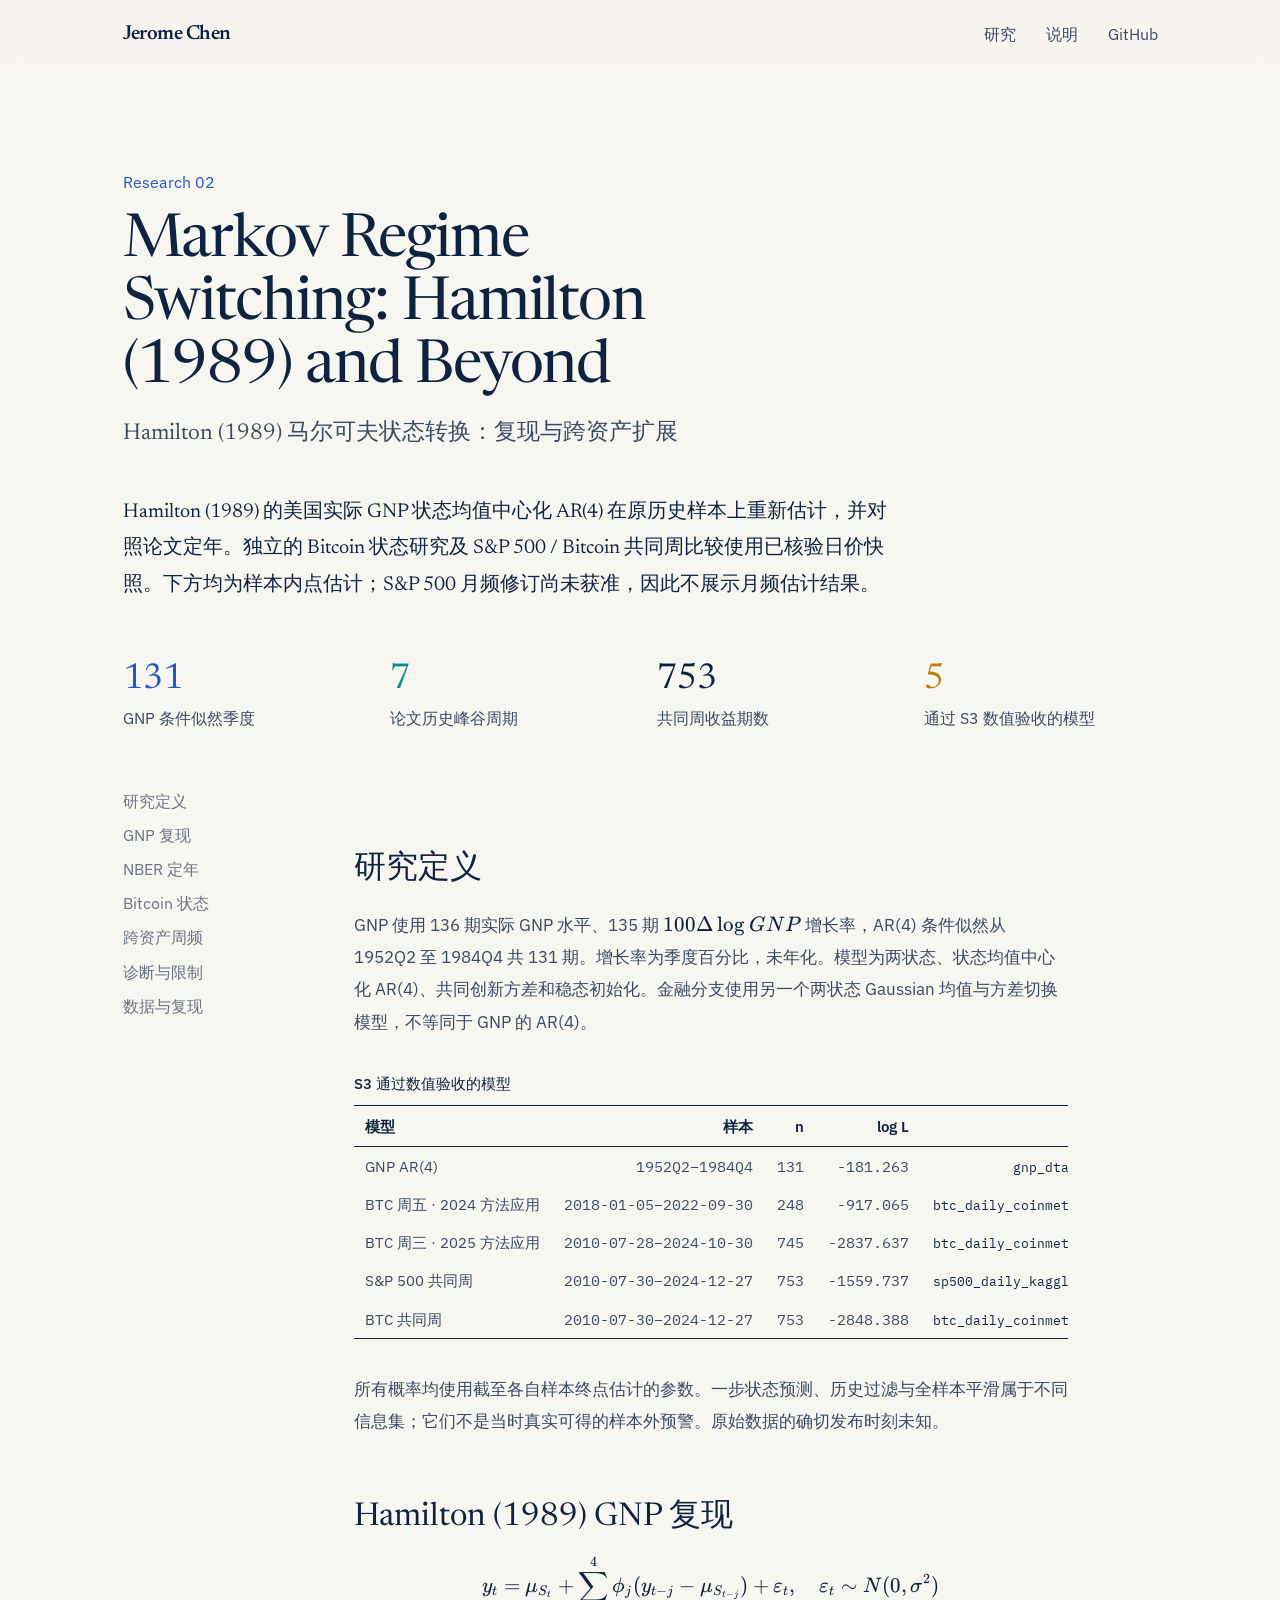
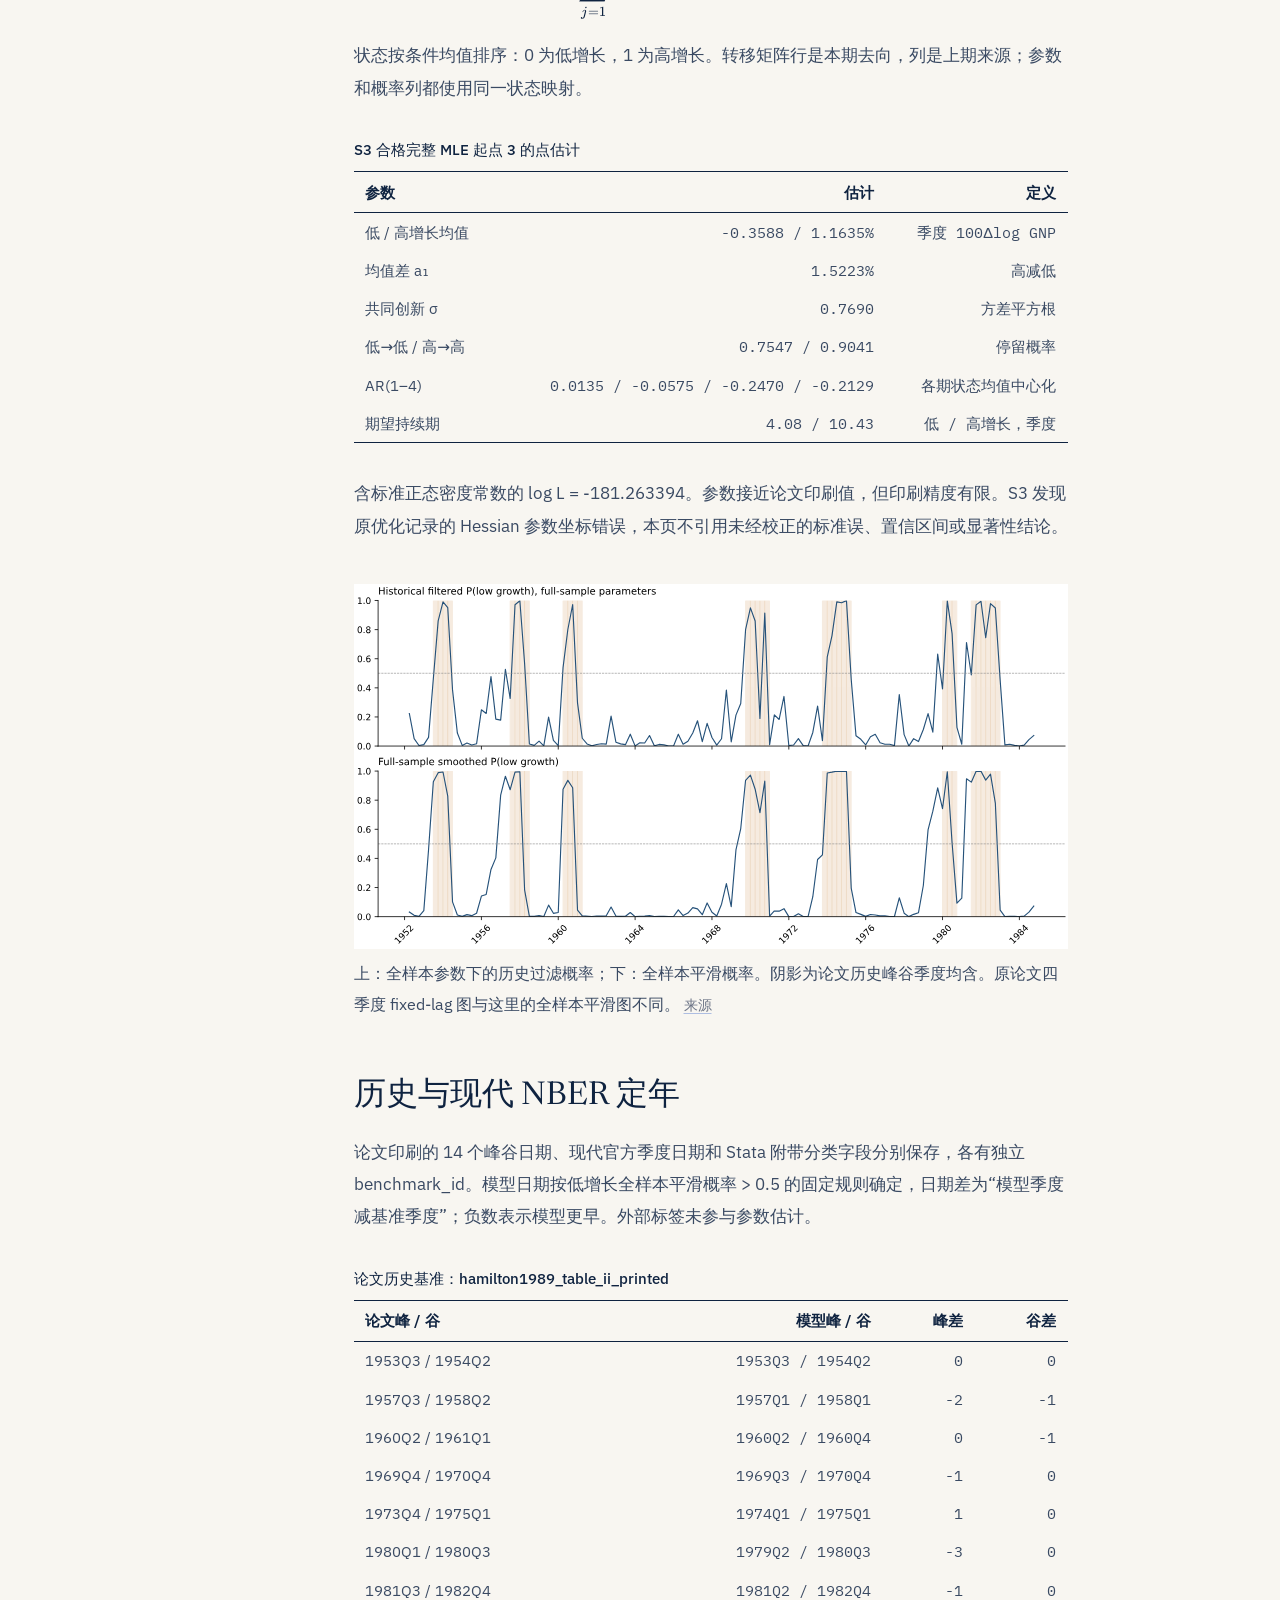
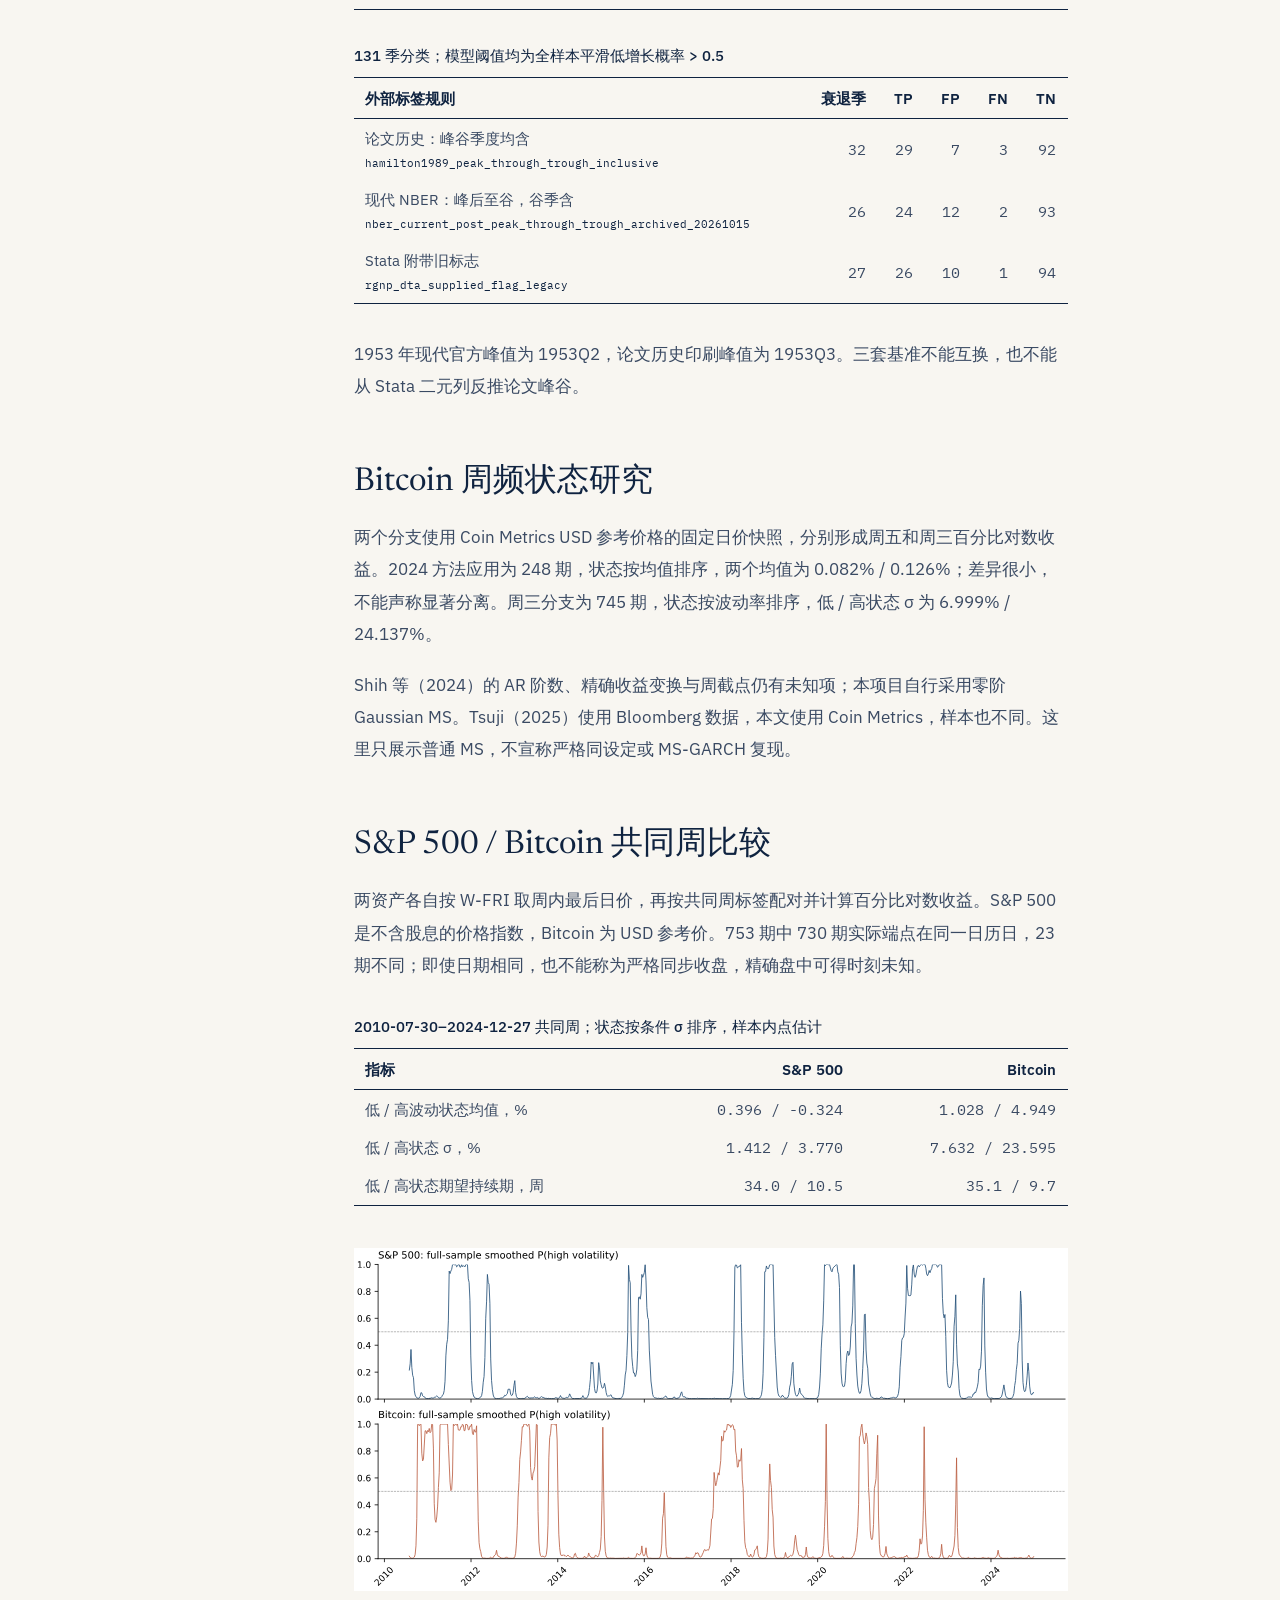
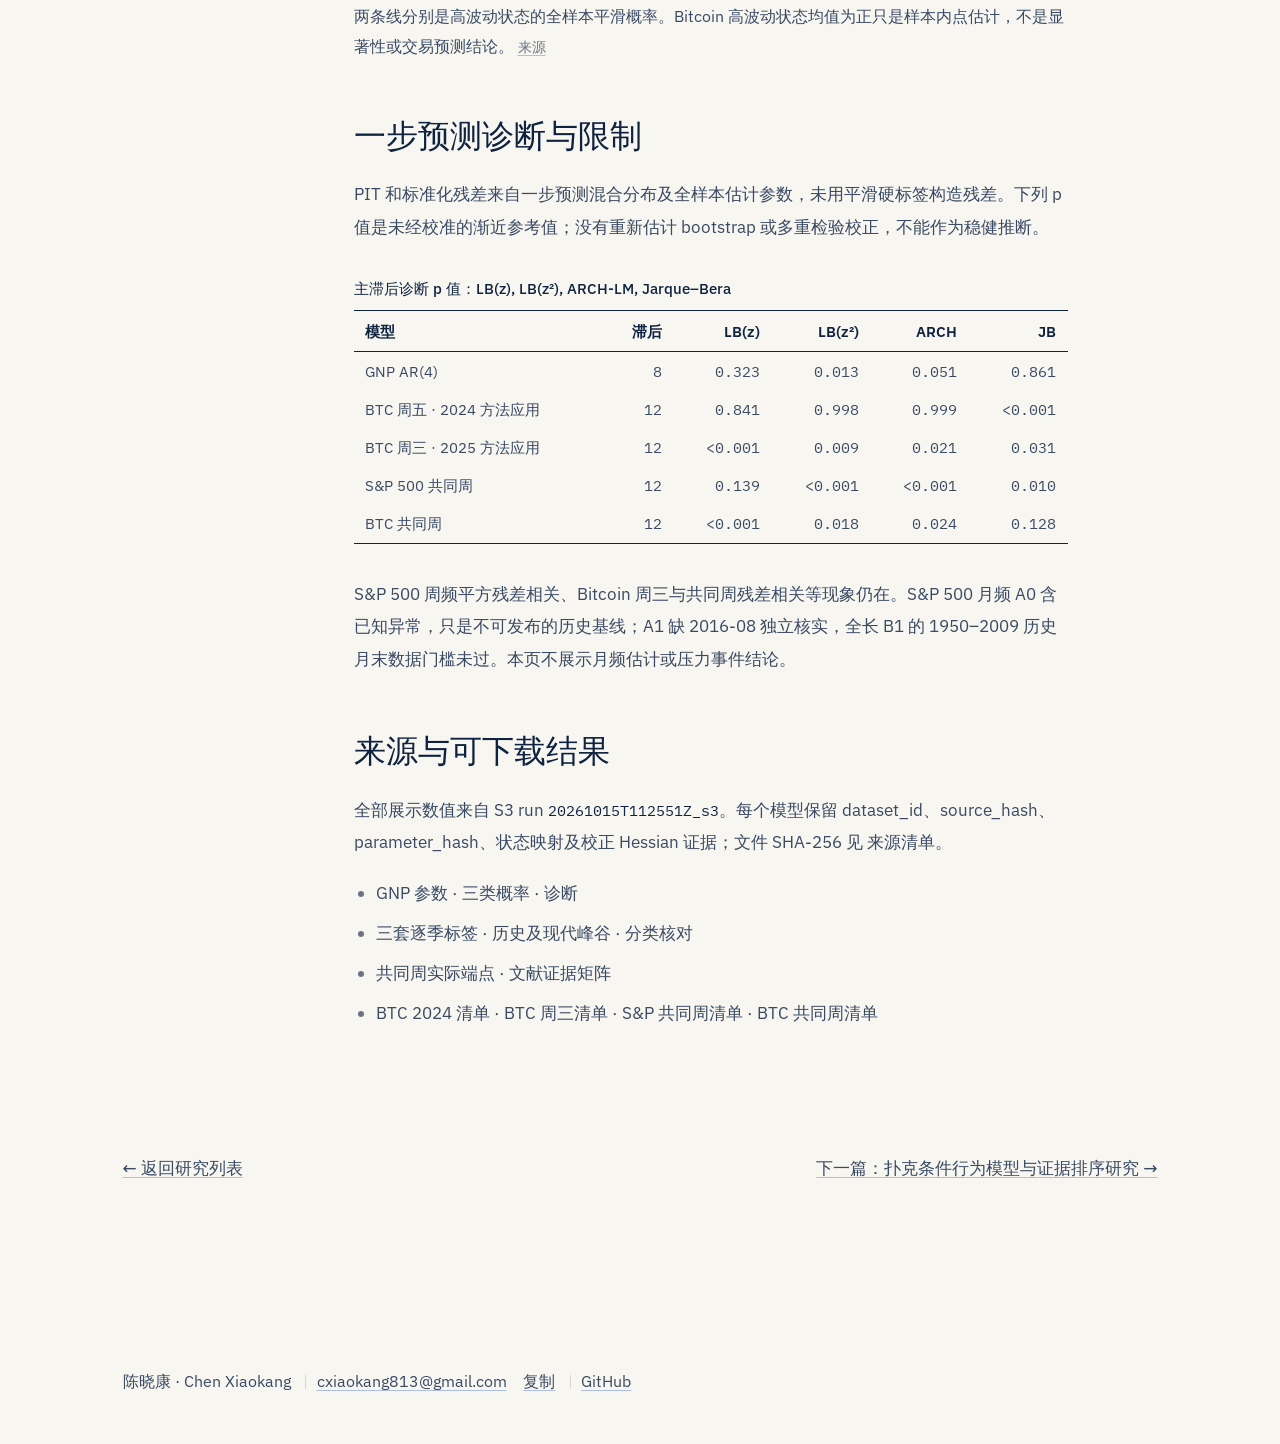
<file: research/hamilton.html>
<!DOCTYPE html><html lang="zh-CN"> <head><meta charset="utf-8"><meta name="viewport" content="width=device-width, initial-scale=1"><title>Markov Regime Switching: Hamilton (1989) and Beyond — Jerome Chen</title><meta name="description" content="能否仅凭产出或价格数据识别不可观测的经济 / 市场状态？同一框架应用到 S&#38;P 500 与 Bitcoin 时，状态的含义是否相同？"><meta name="author" content="Chen Xiaokang (Jerome Chen)"><link rel="icon" href="../favicon.svg" type="image/svg+xml"><link rel="stylesheet" href="../_astro/ff3.DJ8NzOe6.css"></head> <body class="min-h-screen"> <header class="no-print sticky top-0 z-40 bg-paper/90 backdrop-blur-sm"> <div class="mx-auto flex h-16 max-w-[1120px] items-center justify-between px-6 sm:px-10"> <a href="../index.html" class="font-serif text-[1.2rem] font-semibold tracking-tight text-ink">Jerome Chen</a> <nav class="flex items-center gap-7 text-[0.95rem] text-ink-soft"> <a href="../index.html#library" class="transition-colors hover:text-blue">研究</a> <a href="../index.html#about" class="transition-colors hover:text-blue">说明</a> <a href="https://github.com/Jeromechen13" class="hidden transition-colors hover:text-blue sm:inline" target="_blank" rel="noopener">GitHub</a> </nav> </div> </header>  <section class="rise mx-auto max-w-[1120px] px-6 pt-16 pb-14 sm:px-10 sm:pt-24"> <div class="text-[0.95rem] text-blue">Research 02</div> <h1 class="display mt-4 max-w-[18ch] text-[2.5rem] text-ink sm:text-[3.5rem]">Markov Regime Switching: Hamilton (1989) and Beyond</h1> <p class="mt-4 font-serif text-[1.35rem] text-ink-soft">Hamilton (1989) 马尔可夫状态转换：复现与跨资产扩展</p> <div class="mt-10 max-w-[46rem] font-serif text-[1.18rem] leading-[1.8] text-ink"> <p>Hamilton (1989) 的美国实际 GNP 状态均值中心化 AR(4) 在原历史样本上重新估计，并对照论文定年。独立的 Bitcoin 状态研究及 S&amp;P 500 / Bitcoin 共同周比较使用已核验日价快照。下方均为样本内点估计；S&amp;P 500 月频修订尚未获准，因此不展示月频估计结果。</p> </div> <div class="mt-14 grid grid-cols-2 gap-x-8 gap-y-10 md:grid-cols-4">  <div> <div class="font-serif text-[2.1rem] leading-none text-blue">131</div> <div class="mt-2 text-[0.95rem] text-ink-soft">GNP 条件似然季度</div> </div> <div> <div class="font-serif text-[2.1rem] leading-none text-teal">7</div> <div class="mt-2 text-[0.95rem] text-ink-soft">论文历史峰谷周期</div> </div> <div> <div class="font-serif text-[2.1rem] leading-none text-ink">753</div> <div class="mt-2 text-[0.95rem] text-ink-soft">共同周收益期数</div> </div> <div> <div class="font-serif text-[2.1rem] leading-none text-amber">5</div> <div class="mt-2 text-[0.95rem] text-ink-soft">通过 S3 数值验收的模型</div> </div>  </div> </section> <div class="mx-auto grid max-w-[1120px] grid-cols-1 gap-12 px-6 sm:px-10 lg:grid-cols-[180px_minmax(0,1fr)]"> <aside class="no-print hidden lg:block"> <nav class="sticky top-24 text-[0.92rem]" aria-label="Contents"> <ul class="space-y-2.5"> <li> <a href="#definition" data-target="definition" class="toc-link text-muted transition-colors hover:text-blue"> 研究定义 </a> </li><li> <a href="#gnp" data-target="gnp" class="toc-link text-muted transition-colors hover:text-blue"> GNP 复现 </a> </li><li> <a href="#nber" data-target="nber" class="toc-link text-muted transition-colors hover:text-blue"> NBER 定年 </a> </li><li> <a href="#btc" data-target="btc" class="toc-link text-muted transition-colors hover:text-blue"> Bitcoin 状态 </a> </li><li> <a href="#cross" data-target="cross" class="toc-link text-muted transition-colors hover:text-blue"> 跨资产周频 </a> </li><li> <a href="#diagnostics" data-target="diagnostics" class="toc-link text-muted transition-colors hover:text-blue"> 诊断与限制 </a> </li><li> <a href="#sources" data-target="sources" class="toc-link text-muted transition-colors hover:text-blue"> 数据与复现 </a> </li> </ul> </nav> </aside> <article class="prose-r max-w-[42rem] pb-10">    <h2 id="definition"><span class="sec">01</span>研究定义</h2> <p>GNP 使用 136 期实际 GNP 水平、135 期 <span class="katex"><span class="katex-html" aria-hidden="true"><span class="base"><span class="strut" style="height:0.8889em;vertical-align:-0.1944em;"></span><span class="mord">100Δ</span><span class="mspace" style="margin-right:0.1667em;"></span><span class="mop">lo<span style="margin-right:0.0139em;">g</span></span><span class="mspace" style="margin-right:0.1667em;"></span><span class="mord mathnormal" style="margin-right:0.109em;">GN</span><span class="mord mathnormal" style="margin-right:0.1389em;">P</span></span></span></span> 增长率，AR(4) 条件似然从 1952Q2 至 1984Q4 共 131 期。增长率为季度百分比，未年化。模型为两状态、状态均值中心化 AR(4)、共同创新方差和稳态初始化。金融分支使用另一个两状态 Gaussian 均值与方差切换模型，不等同于 GNP 的 AR(4)。</p> <div class="table-wrap"><table class="booktabs"><caption>S3 通过数值验收的模型</caption><thead><tr><th>模型</th><th>样本</th><th>n</th><th>log L</th><th>数据集</th></tr></thead><tbody><tr><td>GNP AR(4)</td><td>1952Q2–1984Q4</td><td>131</td><td>-181.263</td><td><code>gnp_dta_historical_v1</code></td></tr><tr><td>BTC 周五 · 2024 方法应用</td><td>2018-01-05–2022-09-30</td><td>248</td><td>-917.065</td><td><code>btc_daily_coinmetrics_2010_2024</code></td></tr><tr><td>BTC 周三 · 2025 方法应用</td><td>2010-07-28–2024-10-30</td><td>745</td><td>-2837.637</td><td><code>btc_daily_coinmetrics_2010_2024</code></td></tr><tr><td>S&amp;P 500 共同周</td><td>2010-07-30–2024-12-27</td><td>753</td><td>-1559.737</td><td><code>sp500_daily_kaggle_v1_2010_2024</code></td></tr><tr><td>BTC 共同周</td><td>2010-07-30–2024-12-27</td><td>753</td><td>-2848.388</td><td><code>btc_daily_coinmetrics_2010_2024</code></td></tr></tbody></table></div> <p class="note">所有概率均使用截至各自样本终点估计的参数。一步状态预测、历史过滤与全样本平滑属于不同信息集；它们不是当时真实可得的样本外预警。原始数据的确切发布时刻未知。</p> <h2 id="gnp"><span class="sec">02</span>Hamilton (1989) GNP 复现</h2> <span class="katex-display"><span class="katex"><span class="katex-html" aria-hidden="true"><span class="base"><span class="strut" style="height:0.625em;vertical-align:-0.1944em;"></span><span class="mord"><span class="mord mathnormal" style="margin-right:0.0359em;">y</span><span class="msupsub"><span class="vlist-t vlist-t2"><span class="vlist-r"><span class="vlist" style="height:0.2806em;"><span style="top:-2.55em;margin-left:-0.0359em;margin-right:0.05em;"><span class="pstrut" style="height:2.7em;"></span><span class="sizing reset-size6 size3 mtight"><span class="mord mathnormal mtight">t</span></span></span></span><span class="vlist-s">​</span></span><span class="vlist-r"><span class="vlist" style="height:0.15em;"><span></span></span></span></span></span></span><span class="mspace" style="margin-right:0.2778em;"></span><span class="mrel">=</span><span class="mspace" style="margin-right:0.2778em;"></span></span><span class="base"><span class="strut" style="height:0.8334em;vertical-align:-0.2501em;"></span><span class="mord"><span class="mord mathnormal">μ</span><span class="msupsub"><span class="vlist-t vlist-t2"><span class="vlist-r"><span class="vlist" style="height:0.3283em;"><span style="top:-2.55em;margin-left:0em;margin-right:0.05em;"><span class="pstrut" style="height:2.7em;"></span><span class="sizing reset-size6 size3 mtight"><span class="mord mtight"><span class="mord mtight"><span class="mord mathnormal mtight" style="margin-right:0.0576em;">S</span><span class="msupsub"><span class="vlist-t vlist-t2"><span class="vlist-r"><span class="vlist" style="height:0.2963em;"><span style="top:-2.357em;margin-left:-0.0576em;margin-right:0.0714em;"><span class="pstrut" style="height:2.5em;"></span><span class="sizing reset-size3 size1 mtight"><span class="mord mathnormal mtight">t</span></span></span></span><span class="vlist-s">​</span></span><span class="vlist-r"><span class="vlist" style="height:0.143em;"><span></span></span></span></span></span></span></span></span></span></span><span class="vlist-s">​</span></span><span class="vlist-r"><span class="vlist" style="height:0.2501em;"><span></span></span></span></span></span></span><span class="mspace" style="margin-right:0.2222em;"></span><span class="mbin">+</span><span class="mspace" style="margin-right:0.2222em;"></span></span><span class="base"><span class="strut" style="height:3.2149em;vertical-align:-1.4138em;"></span><span class="mop op-limits"><span class="vlist-t vlist-t2"><span class="vlist-r"><span class="vlist" style="height:1.8011em;"><span style="top:-1.8723em;margin-left:0em;"><span class="pstrut" style="height:3.05em;"></span><span class="sizing reset-size6 size3 mtight"><span class="mord mtight"><span class="mord mathnormal mtight" style="margin-right:0.0572em;">j</span><span class="mrel mtight">=</span><span class="mord mtight">1</span></span></span></span><span style="top:-3.05em;"><span class="pstrut" style="height:3.05em;"></span><span><span class="mop op-symbol large-op">∑</span></span></span><span style="top:-4.3em;margin-left:0em;"><span class="pstrut" style="height:3.05em;"></span><span class="sizing reset-size6 size3 mtight"><span class="mord mtight"><span class="mord mtight">4</span></span></span></span></span><span class="vlist-s">​</span></span><span class="vlist-r"><span class="vlist" style="height:1.4138em;"><span></span></span></span></span></span><span class="mspace" style="margin-right:0.1667em;"></span><span class="mord"><span class="mord mathnormal">ϕ</span><span class="msupsub"><span class="vlist-t vlist-t2"><span class="vlist-r"><span class="vlist" style="height:0.3117em;"><span style="top:-2.55em;margin-left:0em;margin-right:0.05em;"><span class="pstrut" style="height:2.7em;"></span><span class="sizing reset-size6 size3 mtight"><span class="mord mathnormal mtight" style="margin-right:0.0572em;">j</span></span></span></span><span class="vlist-s">​</span></span><span class="vlist-r"><span class="vlist" style="height:0.2861em;"><span></span></span></span></span></span></span><span class="mopen">(</span><span class="mord"><span class="mord mathnormal" style="margin-right:0.0359em;">y</span><span class="msupsub"><span class="vlist-t vlist-t2"><span class="vlist-r"><span class="vlist" style="height:0.3117em;"><span style="top:-2.55em;margin-left:-0.0359em;margin-right:0.05em;"><span class="pstrut" style="height:2.7em;"></span><span class="sizing reset-size6 size3 mtight"><span class="mord mtight"><span class="mord mathnormal mtight">t</span><span class="mbin mtight">−</span><span class="mord mathnormal mtight" style="margin-right:0.0572em;">j</span></span></span></span></span><span class="vlist-s">​</span></span><span class="vlist-r"><span class="vlist" style="height:0.2861em;"><span></span></span></span></span></span></span><span class="mspace" style="margin-right:0.2222em;"></span><span class="mbin">−</span><span class="mspace" style="margin-right:0.2222em;"></span></span><span class="base"><span class="strut" style="height:1.0973em;vertical-align:-0.3473em;"></span><span class="mord"><span class="mord mathnormal">μ</span><span class="msupsub"><span class="vlist-t vlist-t2"><span class="vlist-r"><span class="vlist" style="height:0.3283em;"><span style="top:-2.55em;margin-left:0em;margin-right:0.05em;"><span class="pstrut" style="height:2.7em;"></span><span class="sizing reset-size6 size3 mtight"><span class="mord mtight"><span class="mord mtight"><span class="mord mathnormal mtight" style="margin-right:0.0576em;">S</span><span class="msupsub"><span class="vlist-t vlist-t2"><span class="vlist-r"><span class="vlist" style="height:0.3281em;"><span style="top:-2.357em;margin-left:-0.0576em;margin-right:0.0714em;"><span class="pstrut" style="height:2.5em;"></span><span class="sizing reset-size3 size1 mtight"><span class="mord mtight"><span class="mord mathnormal mtight">t</span><span class="mbin mtight">−</span><span class="mord mathnormal mtight" style="margin-right:0.0572em;">j</span></span></span></span></span><span class="vlist-s">​</span></span><span class="vlist-r"><span class="vlist" style="height:0.2819em;"><span></span></span></span></span></span></span></span></span></span></span><span class="vlist-s">​</span></span><span class="vlist-r"><span class="vlist" style="height:0.3473em;"><span></span></span></span></span></span></span><span class="mclose">)</span><span class="mspace" style="margin-right:0.2222em;"></span><span class="mbin">+</span><span class="mspace" style="margin-right:0.2222em;"></span></span><span class="base"><span class="strut" style="height:0.625em;vertical-align:-0.1944em;"></span><span class="mord"><span class="mord mathnormal">ε</span><span class="msupsub"><span class="vlist-t vlist-t2"><span class="vlist-r"><span class="vlist" style="height:0.2806em;"><span style="top:-2.55em;margin-left:0em;margin-right:0.05em;"><span class="pstrut" style="height:2.7em;"></span><span class="sizing reset-size6 size3 mtight"><span class="mord mathnormal mtight">t</span></span></span></span><span class="vlist-s">​</span></span><span class="vlist-r"><span class="vlist" style="height:0.15em;"><span></span></span></span></span></span></span><span class="mpunct">,</span><span class="mspace" style="margin-right:1em;"></span><span class="mspace" style="margin-right:0.1667em;"></span><span class="mord"><span class="mord mathnormal">ε</span><span class="msupsub"><span class="vlist-t vlist-t2"><span class="vlist-r"><span class="vlist" style="height:0.2806em;"><span style="top:-2.55em;margin-left:0em;margin-right:0.05em;"><span class="pstrut" style="height:2.7em;"></span><span class="sizing reset-size6 size3 mtight"><span class="mord mathnormal mtight">t</span></span></span></span><span class="vlist-s">​</span></span><span class="vlist-r"><span class="vlist" style="height:0.15em;"><span></span></span></span></span></span></span><span class="mspace" style="margin-right:0.2778em;"></span><span class="mrel">∼</span><span class="mspace" style="margin-right:0.2778em;"></span></span><span class="base"><span class="strut" style="height:1.1141em;vertical-align:-0.25em;"></span><span class="mord mathnormal" style="margin-right:0.109em;">N</span><span class="mopen">(</span><span class="mord">0</span><span class="mpunct">,</span><span class="mspace" style="margin-right:0.1667em;"></span><span class="mord"><span class="mord mathnormal" style="margin-right:0.0359em;">σ</span><span class="msupsub"><span class="vlist-t"><span class="vlist-r"><span class="vlist" style="height:0.8641em;"><span style="top:-3.113em;margin-right:0.05em;"><span class="pstrut" style="height:2.7em;"></span><span class="sizing reset-size6 size3 mtight"><span class="mord mtight">2</span></span></span></span></span></span></span></span><span class="mclose">)</span></span></span></span></span> <p>状态按条件均值排序：0 为低增长，1 为高增长。转移矩阵行是本期去向，列是上期来源；参数和概率列都使用同一状态映射。</p> <div class="table-wrap"><table class="booktabs"><caption>S3 合格完整 MLE 起点 3 的点估计</caption><thead><tr><th>参数</th><th>估计</th><th>定义</th></tr></thead><tbody> <tr><td>低 / 高增长均值</td><td>-0.3588 / 1.1635%</td><td>季度 100Δlog GNP</td></tr> <tr><td>均值差 a₁</td><td>1.5223%</td><td>高减低</td></tr> <tr><td>共同创新 σ</td><td>0.7690</td><td>方差平方根</td></tr> <tr><td>低→低 / 高→高</td><td>0.7547 / 0.9041</td><td>停留概率</td></tr> <tr><td>AR(1–4)</td><td>0.0135 / -0.0575 / -0.2470 / -0.2129</td><td>各期状态均值中心化</td></tr> <tr><td>期望持续期</td><td>4.08 / 10.43</td><td>低 / 高增长，季度</td></tr> </tbody></table></div> <p>含标准正态密度常数的 log L = -181.263394。参数接近论文印刷值，但印刷精度有限。S3 发现原优化记录的 Hessian 参数坐标错误，本页不引用未经校正的标准误、置信区间或显著性结论。</p> <figure class="my-10"> <button type="button" class="zoom-hit" data-zoom data-zoom-alt="GNP 历史过滤与全样本平滑的低增长状态概率" aria-label="放大：GNP 历史过滤与全样本平滑的低增长状态概率"> <img src="../figures/hamilton/gnp_probabilities.svg" alt="" loading="lazy" class="block h-auto w-full bg-white"> </button> <figcaption class="mt-3 text-[0.92rem] leading-relaxed text-ink-soft"> 上：全样本参数下的历史过滤概率；下：全样本平滑概率。阴影为论文历史峰谷季度均含。原论文四季度 fixed-lag 图与这里的全样本平滑图不同。 <button type="button" class="fig-source" data-tip="S3 GNP probabilities.csv；论文历史季度基准" aria-label="来源：S3 GNP probabilities.csv；论文历史季度基准">来源</button> </figcaption> </figure> <h2 id="nber"><span class="sec">03</span>历史与现代 NBER 定年</h2> <p>论文印刷的 14 个峰谷日期、现代官方季度日期和 Stata 附带分类字段分别保存，各有独立 benchmark_id。模型日期按低增长全样本平滑概率 &gt; 0.5 的固定规则确定，日期差为“模型季度减基准季度”；负数表示模型更早。外部标签未参与参数估计。</p> <div class="table-wrap"><table class="booktabs"><caption>论文历史基准：hamilton1989_table_ii_printed</caption><thead><tr><th>论文峰 / 谷</th><th>模型峰 / 谷</th><th>峰差</th><th>谷差</th></tr></thead><tbody><tr><td>1953Q3 / 1954Q2</td><td>1953Q3 / 1954Q2</td><td>0</td><td>0</td></tr><tr><td>1957Q3 / 1958Q2</td><td>1957Q1 / 1958Q1</td><td>-2</td><td>-1</td></tr><tr><td>1960Q2 / 1961Q1</td><td>1960Q2 / 1960Q4</td><td>0</td><td>-1</td></tr><tr><td>1969Q4 / 1970Q4</td><td>1969Q3 / 1970Q4</td><td>-1</td><td>0</td></tr><tr><td>1973Q4 / 1975Q1</td><td>1974Q1 / 1975Q1</td><td>1</td><td>0</td></tr><tr><td>1980Q1 / 1980Q3</td><td>1979Q2 / 1980Q3</td><td>-3</td><td>0</td></tr><tr><td>1981Q3 / 1982Q4</td><td>1981Q2 / 1982Q4</td><td>-1</td><td>0</td></tr></tbody></table></div> <div class="table-wrap"><table class="booktabs"><caption>131 季分类；模型阈值均为全样本平滑低增长概率 &gt; 0.5</caption><thead><tr><th>外部标签规则</th><th>衰退季</th><th>TP</th><th>FP</th><th>FN</th><th>TN</th></tr></thead><tbody><tr><td>论文历史：峰谷季度均含<br><small><code>hamilton1989_peak_through_trough_inclusive</code></small></td><td>32</td><td>29</td><td>7</td><td>3</td><td>92</td></tr><tr><td>现代 NBER：峰后至谷，谷季含<br><small><code>nber_current_post_peak_through_trough_archived_20261015</code></small></td><td>26</td><td>24</td><td>12</td><td>2</td><td>93</td></tr><tr><td>Stata 附带旧标志<br><small><code>rgnp_dta_supplied_flag_legacy</code></small></td><td>27</td><td>26</td><td>10</td><td>1</td><td>94</td></tr></tbody></table></div> <p>1953 年现代官方峰值为 1953Q2，论文历史印刷峰值为 1953Q3。三套基准不能互换，也不能从 Stata 二元列反推论文峰谷。</p> <h2 id="btc"><span class="sec">04</span>Bitcoin 周频状态研究</h2> <p>两个分支使用 Coin Metrics USD 参考价格的固定日价快照，分别形成周五和周三百分比对数收益。2024 方法应用为 248 期，状态按均值排序，两个均值为 0.082% / 0.126%；差异很小，不能声称显著分离。周三分支为 745 期，状态按波动率排序，低 / 高状态 σ 为 6.999% / 24.137%。</p> <p class="note">Shih 等（2024）的 AR 阶数、精确收益变换与周截点仍有未知项；本项目自行采用零阶 Gaussian MS。Tsuji（2025）使用 Bloomberg 数据，本文使用 Coin Metrics，样本也不同。这里只展示普通 MS，不宣称严格同设定或 MS-GARCH 复现。</p> <h2 id="cross"><span class="sec">05</span>S&amp;P 500 / Bitcoin 共同周比较</h2> <p>两资产各自按 W-FRI 取周内最后日价，再按共同周标签配对并计算百分比对数收益。S&amp;P 500 是不含股息的价格指数，Bitcoin 为 USD 参考价。753 期中 730 期实际端点在同一日历日，23 期不同；即使日期相同，也不能称为严格同步收盘，精确盘中可得时刻未知。</p> <div class="table-wrap"><table class="booktabs"><caption>2010-07-30–2024-12-27 共同周；状态按条件 σ 排序，样本内点估计</caption><thead><tr><th>指标</th><th>S&amp;P 500</th><th>Bitcoin</th></tr></thead><tbody> <tr><td>低 / 高波动状态均值，%</td><td>0.396 / -0.324</td><td>1.028 / 4.949</td></tr> <tr><td>低 / 高状态 σ，%</td><td>1.412 / 3.770</td><td>7.632 / 23.595</td></tr> <tr><td>低 / 高状态期望持续期，周</td><td>34.0 / 10.5</td><td>35.1 / 9.7</td></tr> </tbody></table></div> <figure class="my-10"> <button type="button" class="zoom-hit" data-zoom data-zoom-alt="共同周 S&#38;P 500 和 Bitcoin 高波动状态全样本平滑概率" aria-label="放大：共同周 S&#38;P 500 和 Bitcoin 高波动状态全样本平滑概率"> <img src="../figures/hamilton/cross_asset_highvol.svg" alt="" loading="lazy" class="block h-auto w-full bg-white"> </button> <figcaption class="mt-3 text-[0.92rem] leading-relaxed text-ink-soft"> 两条线分别是高波动状态的全样本平滑概率。Bitcoin 高波动状态均值为正只是样本内点估计，不是显著性或交易预测结论。 <button type="button" class="fig-source" data-tip="同一 S3 run 的两份共同周 probabilities.csv" aria-label="来源：同一 S3 run 的两份共同周 probabilities.csv">来源</button> </figcaption> </figure> <h2 id="diagnostics"><span class="sec">06</span>一步预测诊断与限制</h2> <p>PIT 和标准化残差来自一步预测混合分布及全样本估计参数，未用平滑硬标签构造残差。下列 p 值是未经校准的渐近参考值；没有重新估计 bootstrap 或多重检验校正，不能作为稳健推断。</p> <div class="table-wrap"><table class="booktabs"><caption>主滞后诊断 p 值：LB(z), LB(z²), ARCH-LM, Jarque–Bera</caption><thead><tr><th>模型</th><th>滞后</th><th>LB(z)</th><th>LB(z²)</th><th>ARCH</th><th>JB</th></tr></thead><tbody><tr><td>GNP AR(4)</td><td>8</td><td>0.323</td><td>0.013</td><td>0.051</td><td>0.861</td></tr><tr><td>BTC 周五 · 2024 方法应用</td><td>12</td><td>0.841</td><td>0.998</td><td>0.999</td><td>&lt;0.001</td></tr><tr><td>BTC 周三 · 2025 方法应用</td><td>12</td><td>&lt;0.001</td><td>0.009</td><td>0.021</td><td>0.031</td></tr><tr><td>S&amp;P 500 共同周</td><td>12</td><td>0.139</td><td>&lt;0.001</td><td>&lt;0.001</td><td>0.010</td></tr><tr><td>BTC 共同周</td><td>12</td><td>&lt;0.001</td><td>0.018</td><td>0.024</td><td>0.128</td></tr></tbody></table></div> <p>S&amp;P 500 周频平方残差相关、Bitcoin 周三与共同周残差相关等现象仍在。S&amp;P 500 月频 A0 含已知异常，只是不可发布的历史基线；A1 缺 2016-08 独立核实，全长 B1 的 1950–2009 历史月末数据门槛未过。本页不展示月频估计或压力事件结论。</p> <h2 id="sources"><span class="sec">07</span>来源与可下载结果</h2> <p>全部展示数值来自 S3 run <code>20261015T112551Z_s3</code>。每个模型保留 dataset_id、source_hash、parameter_hash、状态映射及校正 Hessian 证据；文件 SHA-256 见 <a href="../downloads/hamilton/source_manifest.json">来源清单</a>。</p> <ul> <li><a href="../downloads/hamilton/hamilton1989_gnp_ar4/parameters.csv">GNP 参数</a> · <a href="../downloads/hamilton/hamilton1989_gnp_ar4/probabilities.csv">三类概率</a> · <a href="../downloads/hamilton/hamilton1989_gnp_ar4/diagnostics.csv">诊断</a></li> <li><a href="../downloads/hamilton/gnp_benchmark_labels_explicit.csv">三套逐季标签</a> · <a href="../downloads/hamilton/turning_point_comparisons.csv">历史及现代峰谷</a> · <a href="../downloads/hamilton/candidate_gnp_classification.csv">分类核对</a></li> <li><a href="../downloads/hamilton/matched_week_actual_endpoints.csv">共同周实际端点</a> · <a href="../downloads/hamilton/literature_evidence_matrix.csv">文献证据矩阵</a></li> <li><a href="../downloads/hamilton/btc_2024_public_data_ms/model_manifest.json">BTC 2024 清单</a> · <a href="../downloads/hamilton/btc_2025_wednesday_main/model_manifest.json">BTC 周三清单</a> · <a href="../downloads/hamilton/sp500_matched_weekly_ms/model_manifest.json">S&amp;P 共同周清单</a> · <a href="../downloads/hamilton/btc_matched_weekly_ms/model_manifest.json">BTC 共同周清单</a></li> </ul>  </article> </div> <div class="no-print mx-auto mt-20 flex max-w-[1120px] justify-between gap-6 px-6 text-[1rem] sm:px-10"> <a href="../index.html#library" class="link text-ink-soft">← 返回研究列表</a> <a href="./poker.html" class="link text-right text-ink-soft">下一篇：扑克条件行为模型与证据排序研究 →</a> </div> <script>
    (function () {
      var links = document.querySelectorAll(".toc-link");
      if (!links.length || !("IntersectionObserver" in window)) return;
      var map = {};
      links.forEach(function (a) { map[a.getAttribute("data-target")] = a; });
      var current = null;
      var io = new IntersectionObserver(function (entries) {
        entries.forEach(function (e) {
          if (!e.isIntersecting) return;
          var a = map[e.target.id];
          if (!a || a === current) return;
          if (current) current.classList.remove("is-active");
          a.classList.add("is-active");
          current = a;
        });
      }, { rootMargin: "-20% 0px -70% 0px" });
      Object.keys(map).forEach(function (id) {
        var el = document.getElementById(id);
        if (el) io.observe(el);
      });
    })();
  </script>  <footer class="no-print mt-32"> <div class="mx-auto max-w-[1120px] px-6 py-12 text-[0.95rem] text-ink-soft sm:px-10"> 陈晓康 · Chen Xiaokang <span class="mx-2 text-rule">|</span><a class="link" href="mailto:cxiaokang813@gmail.com">cxiaokang813@gmail.com</a> <button type="button" class="link ml-3 cursor-pointer" data-copy="cxiaokang813@gmail.com">复制</button> <span class="mx-2 text-rule">|</span><a class="link" href="https://github.com/Jeromechen13" target="_blank" rel="noopener">GitHub</a> </div> </footer> <p class="motion-toast no-print" data-toast role="status" aria-live="polite"></p> <div class="motion-tip no-print" data-tip-root role="tooltip" hidden> <p data-tip-body></p> <i aria-hidden="true"></i> </div> <div class="zoom-root no-print" data-zoom-root hidden> <div class="zoom-mask" data-zoom-mask></div> <div class="zoom-card" data-zoom-card role="dialog" aria-modal="true" aria-label="放大的图"> <div class="mb-3 text-right"> <button type="button" class="link cursor-pointer" data-zoom-close>关闭</button> </div> <img data-zoom-img alt=""> </div> </div> <script src="../motion.js"></script> </body> </html>
</file>
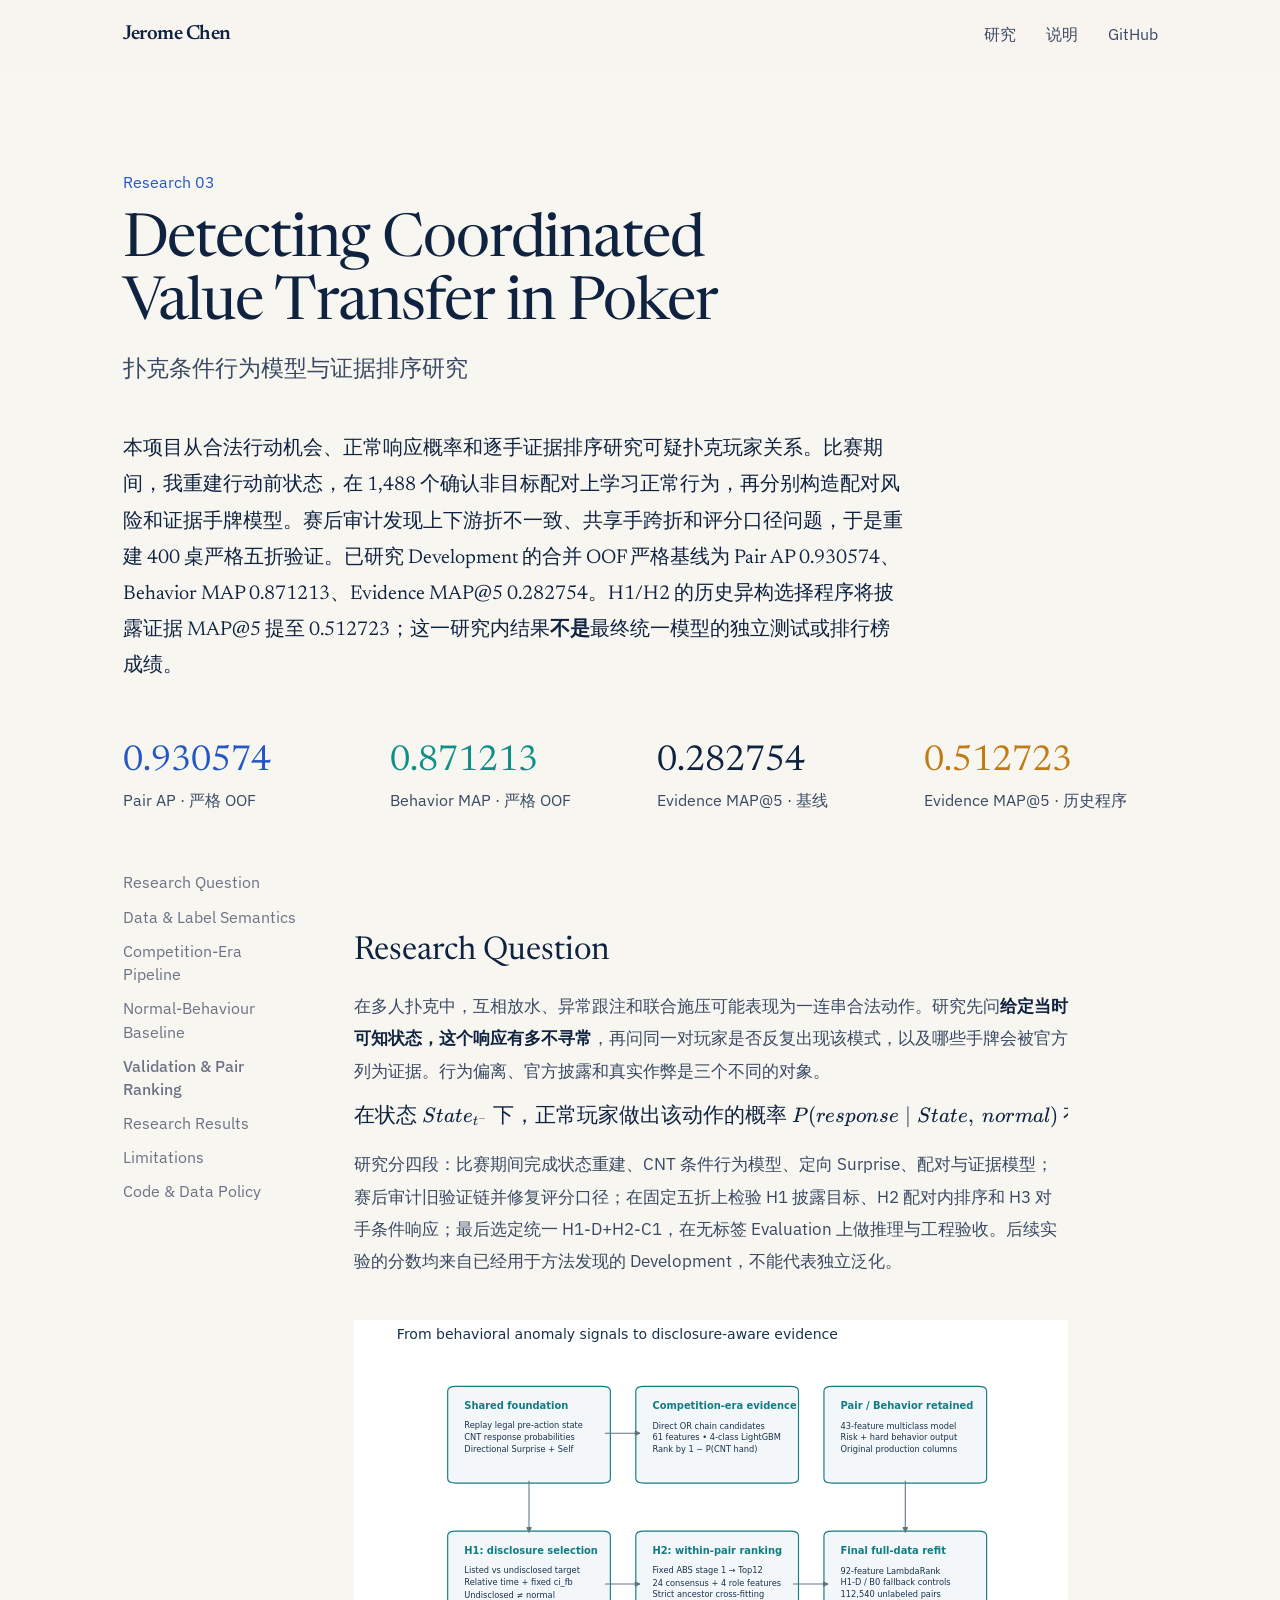
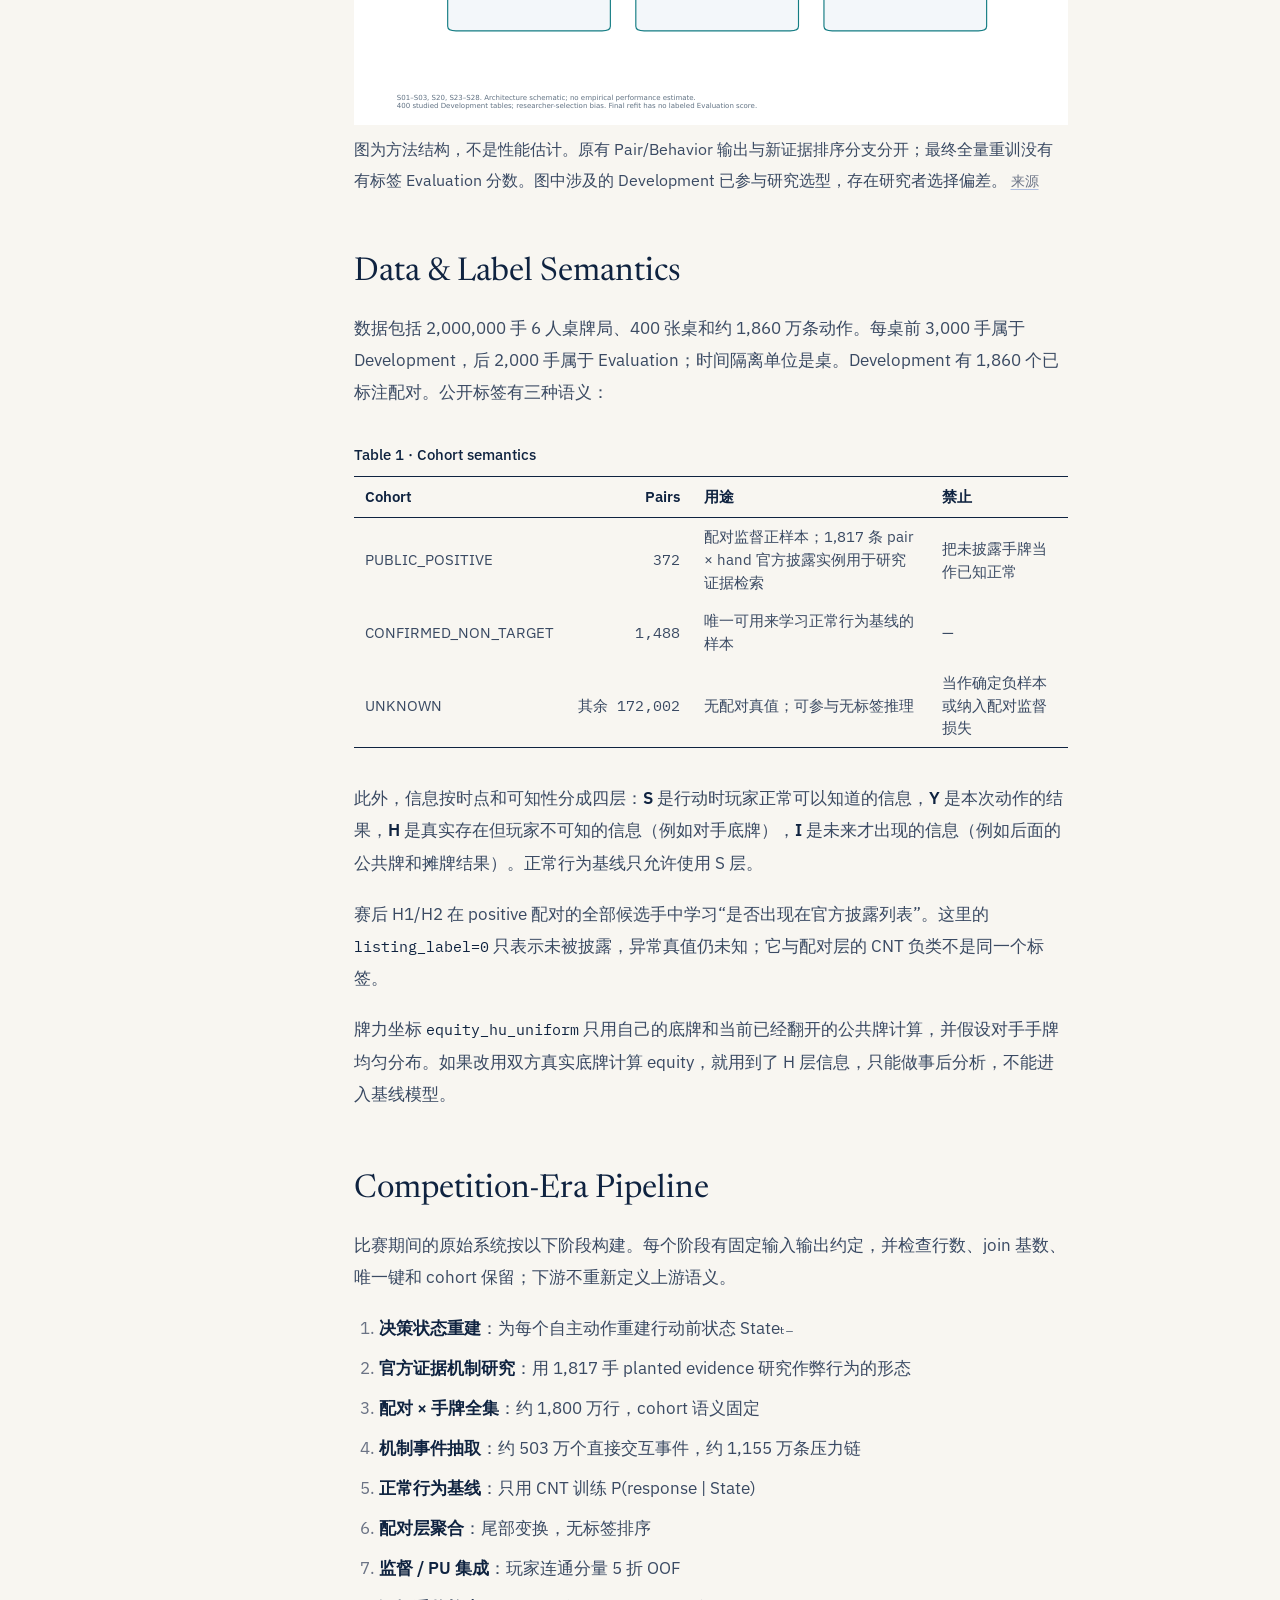
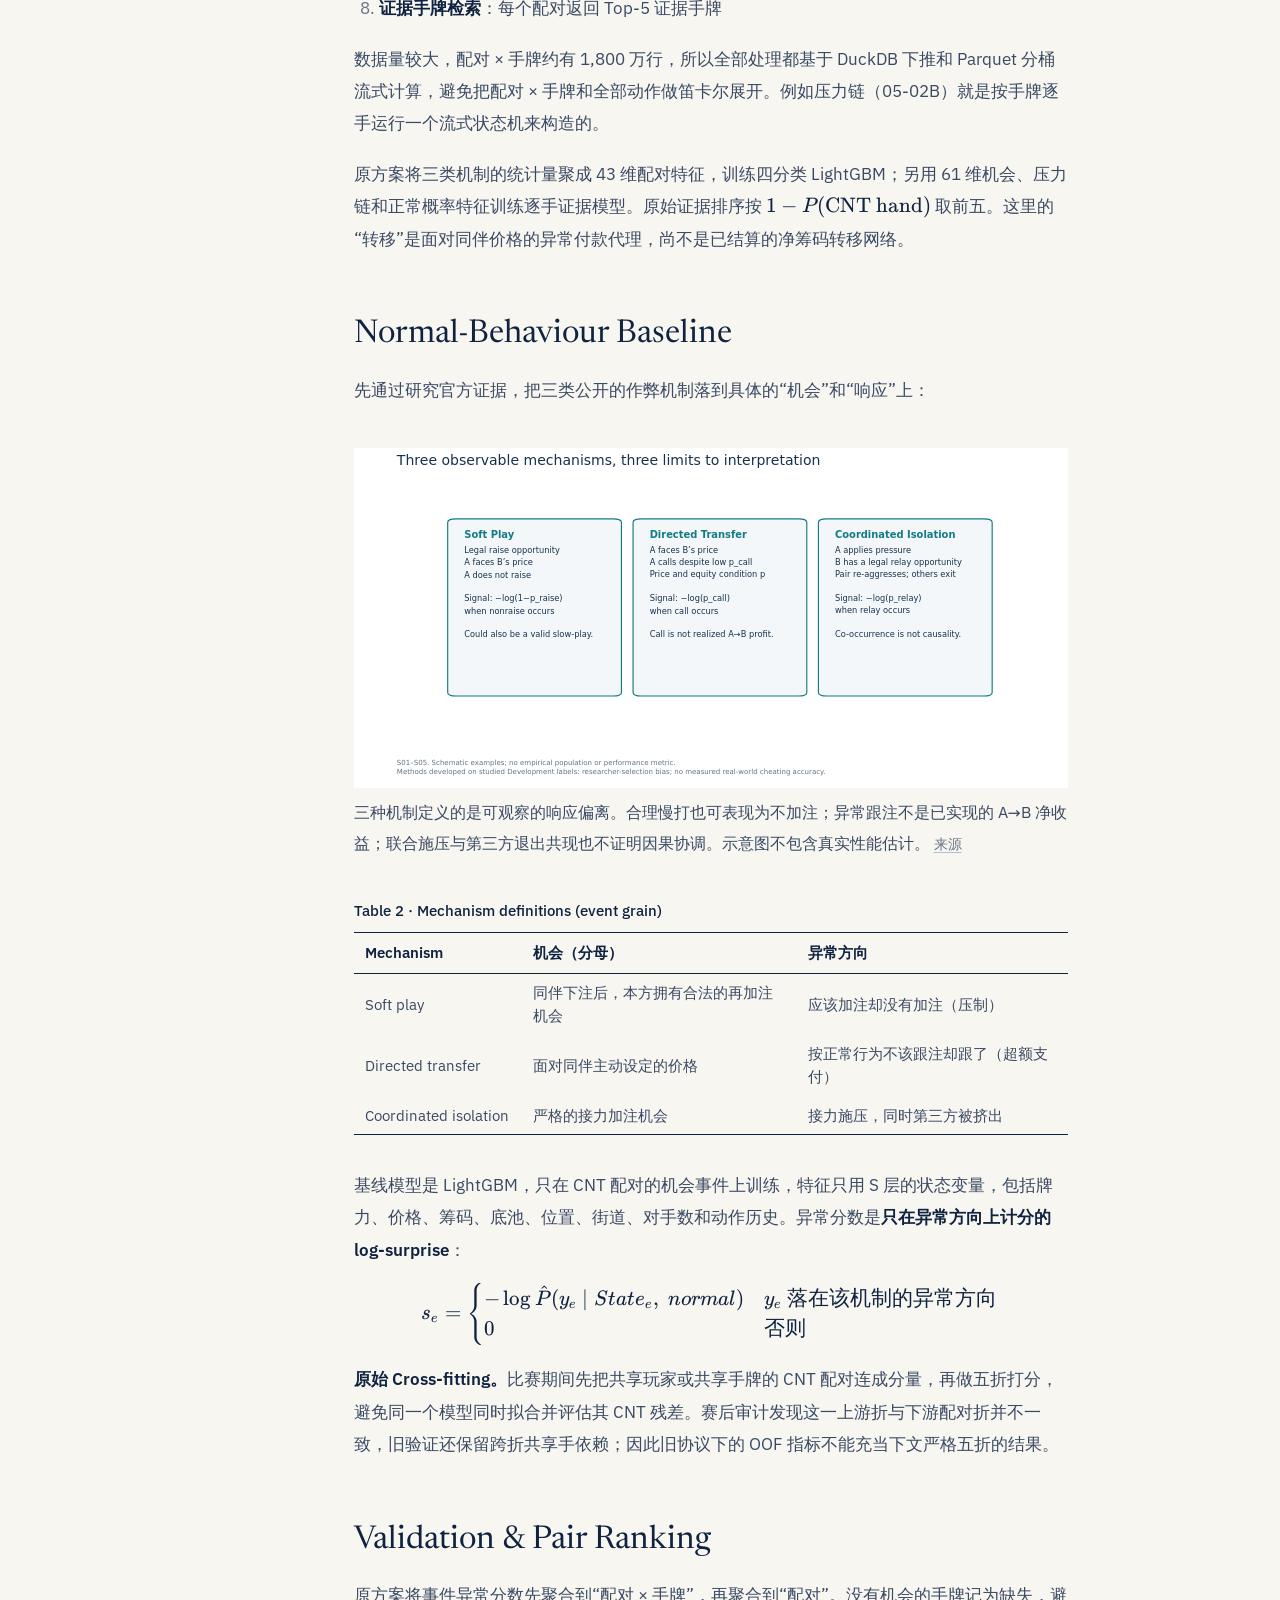
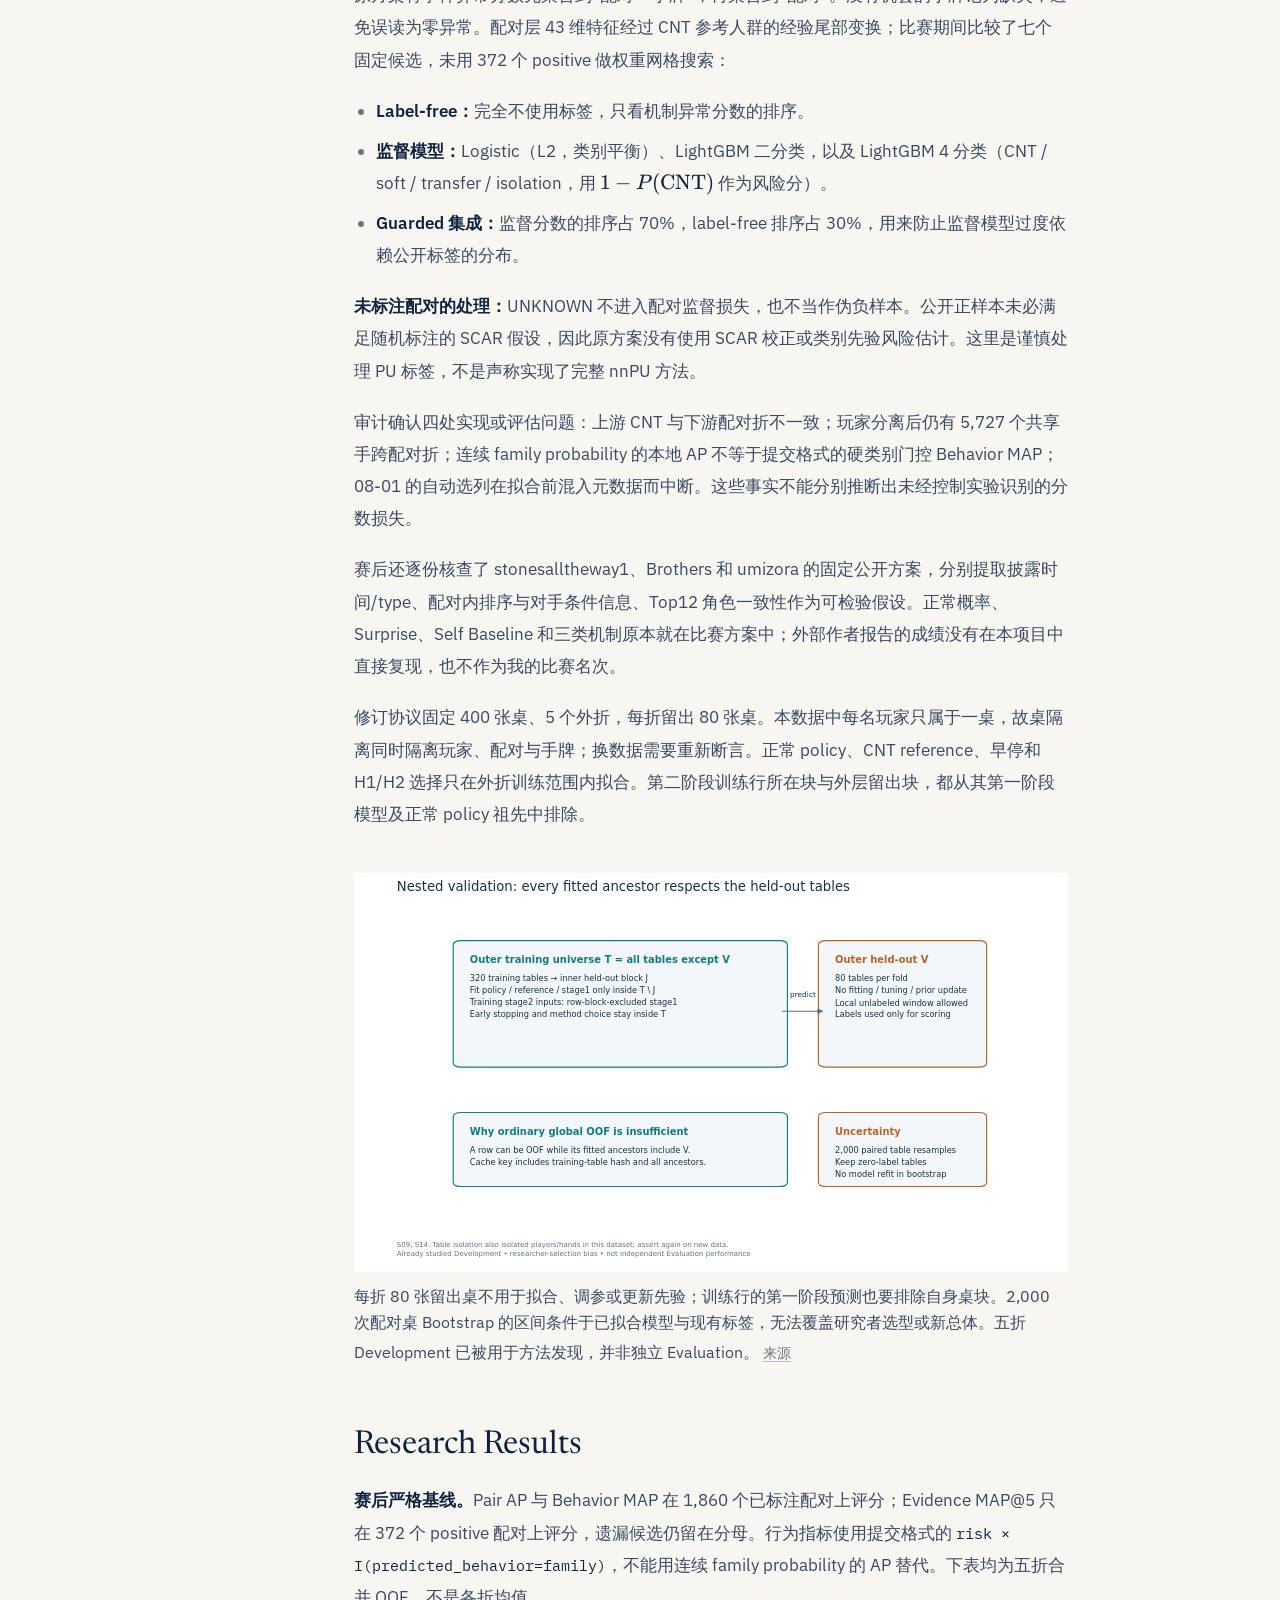
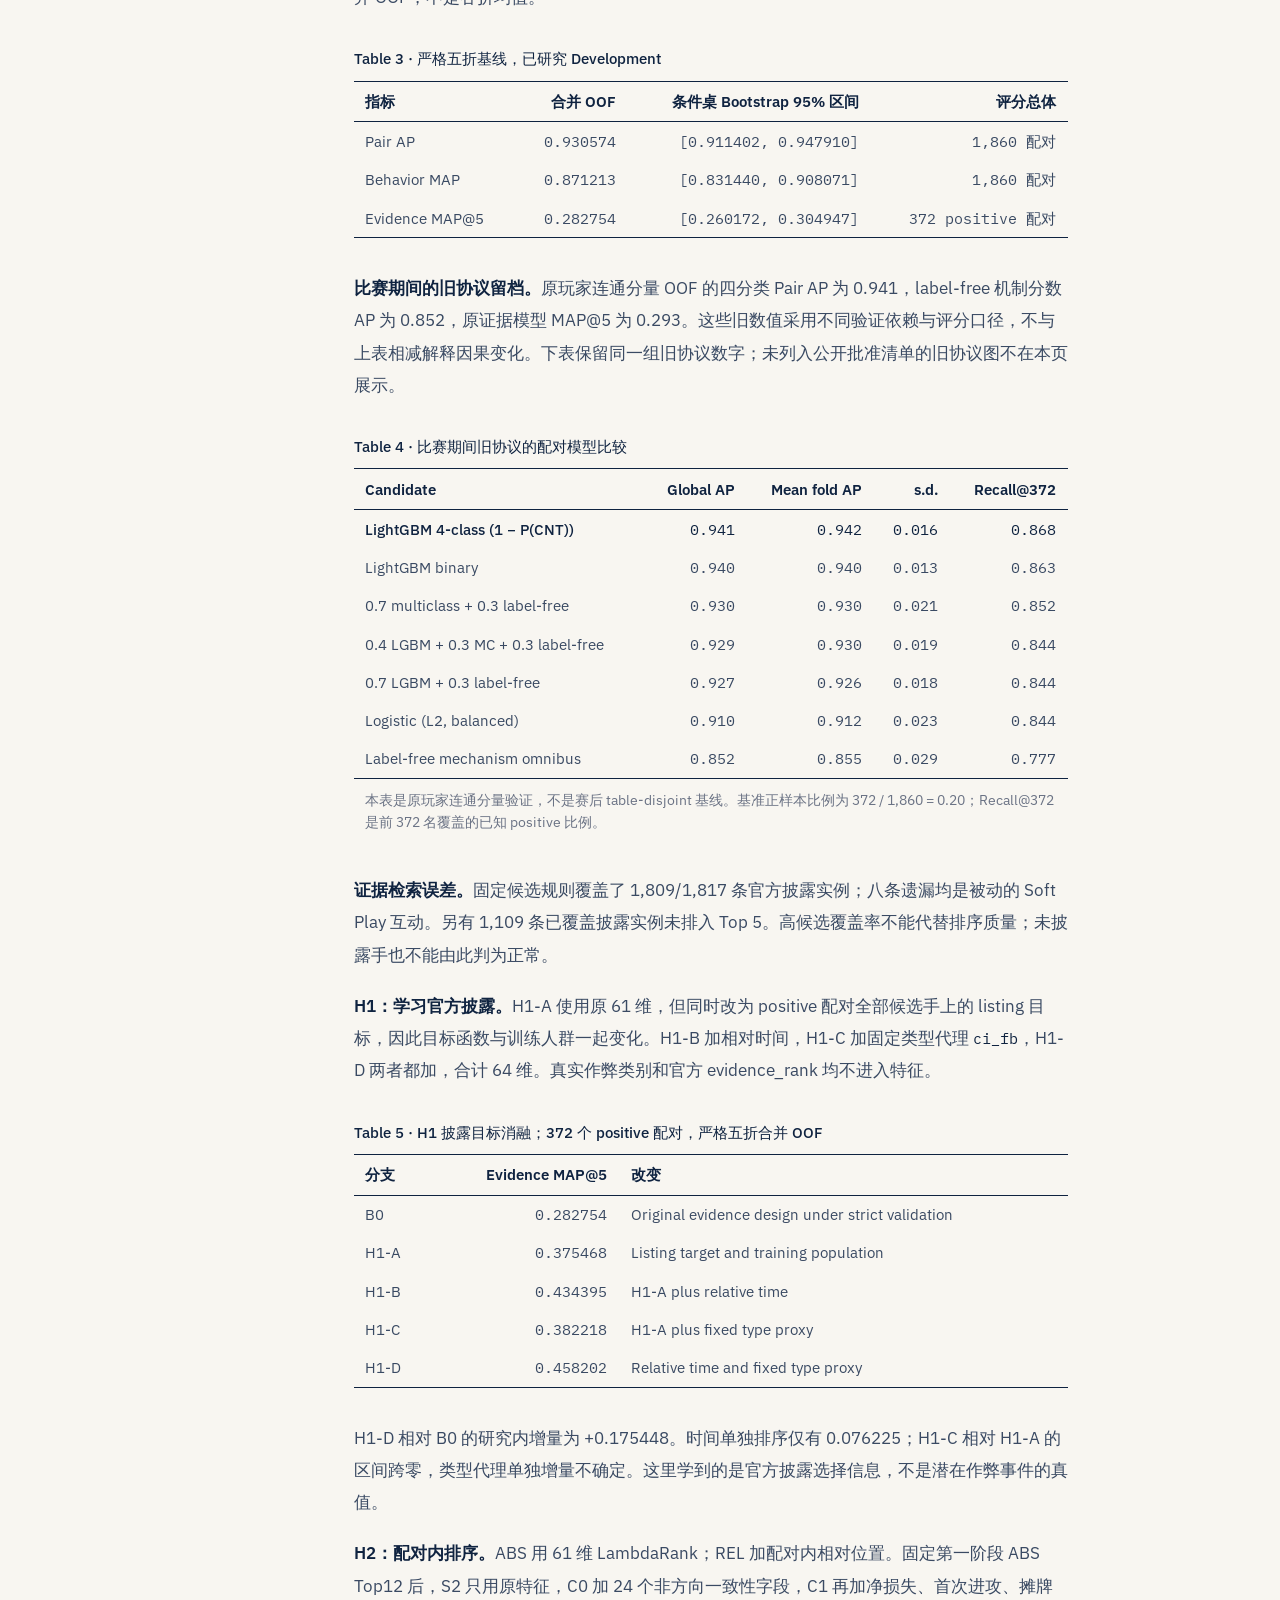
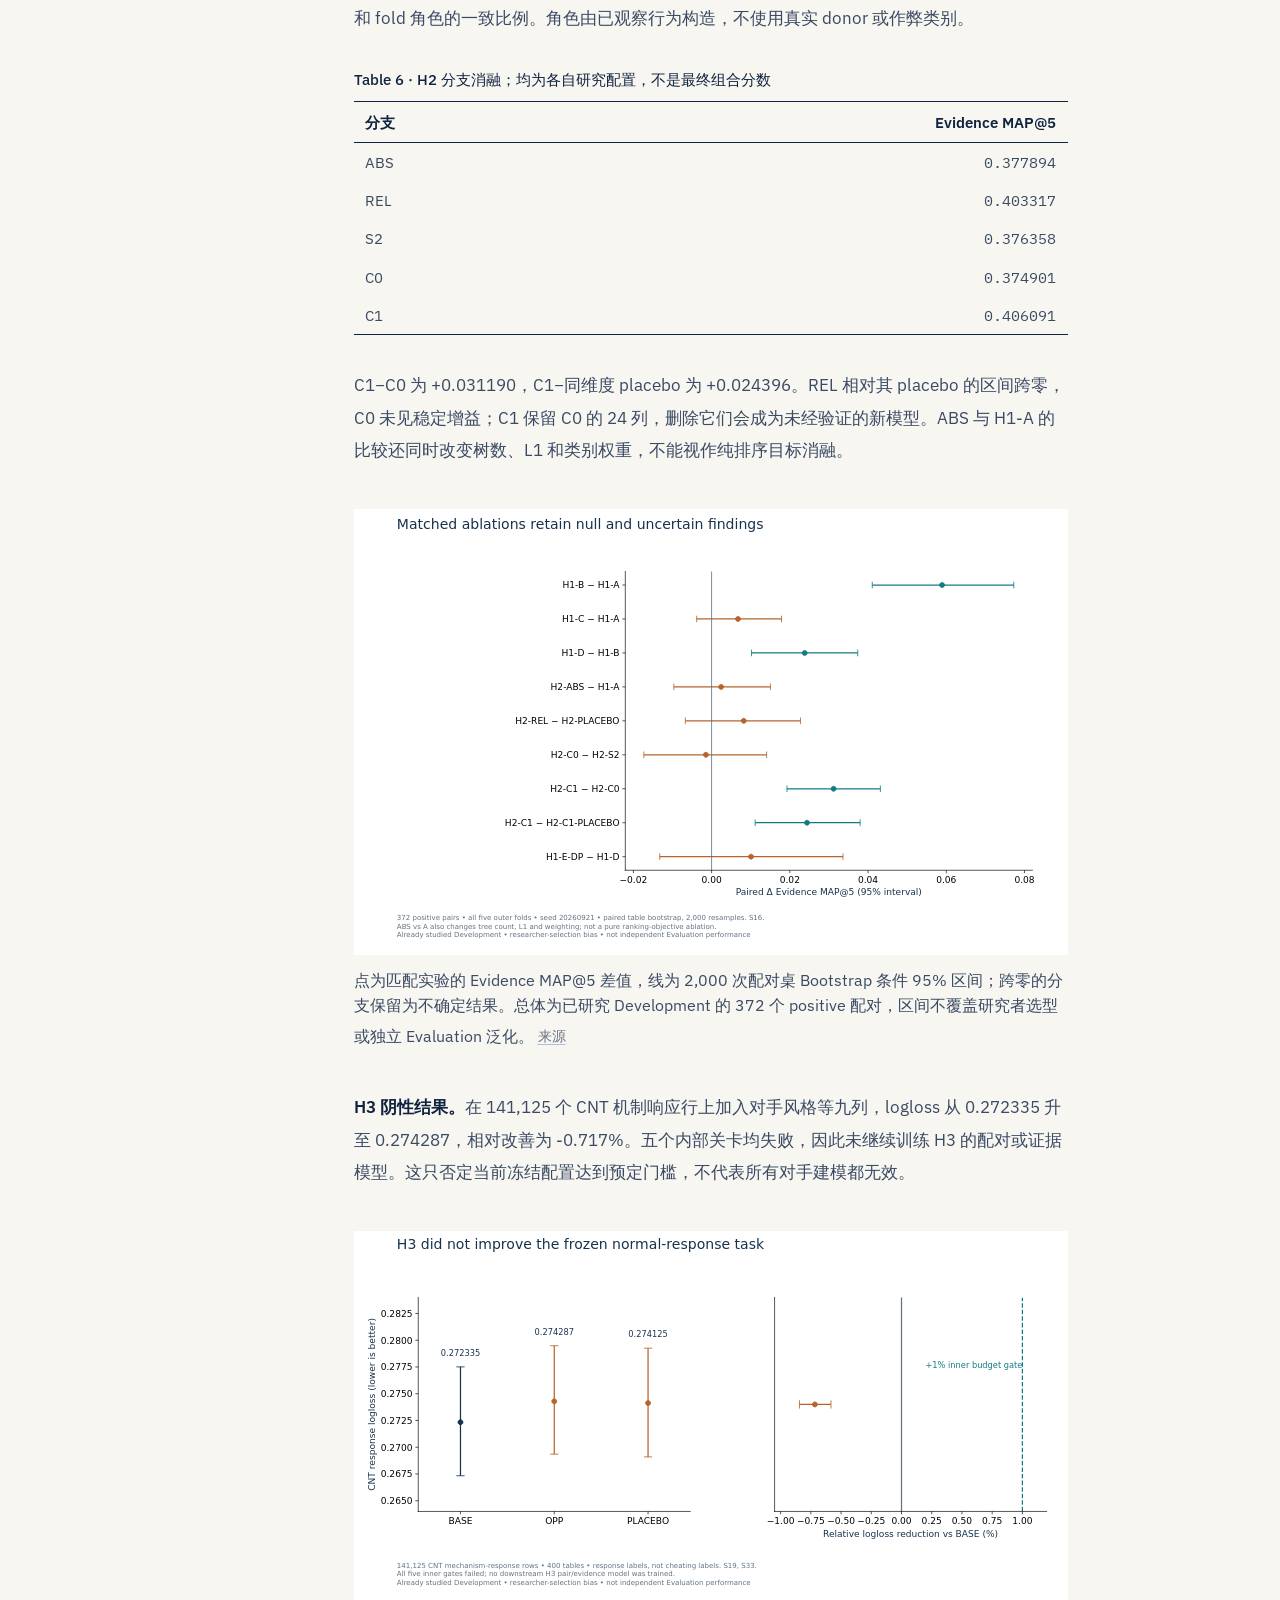
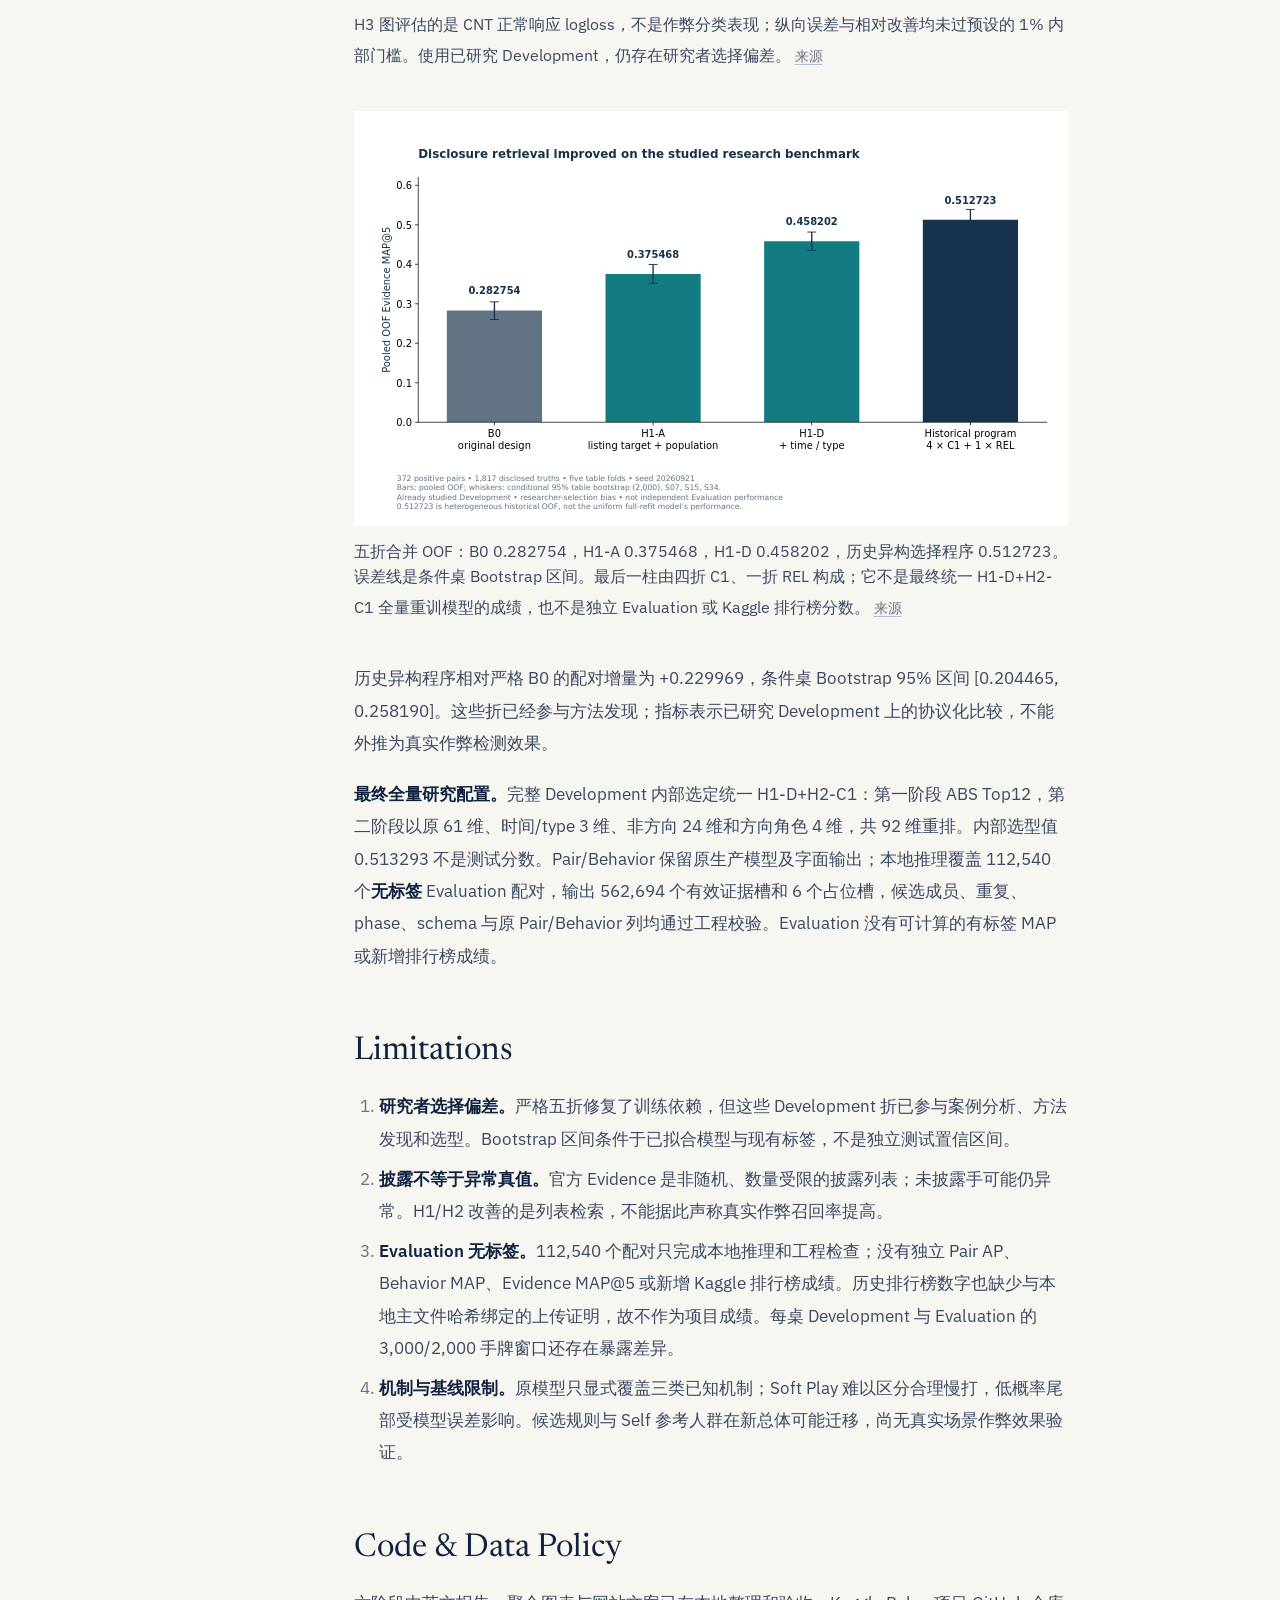
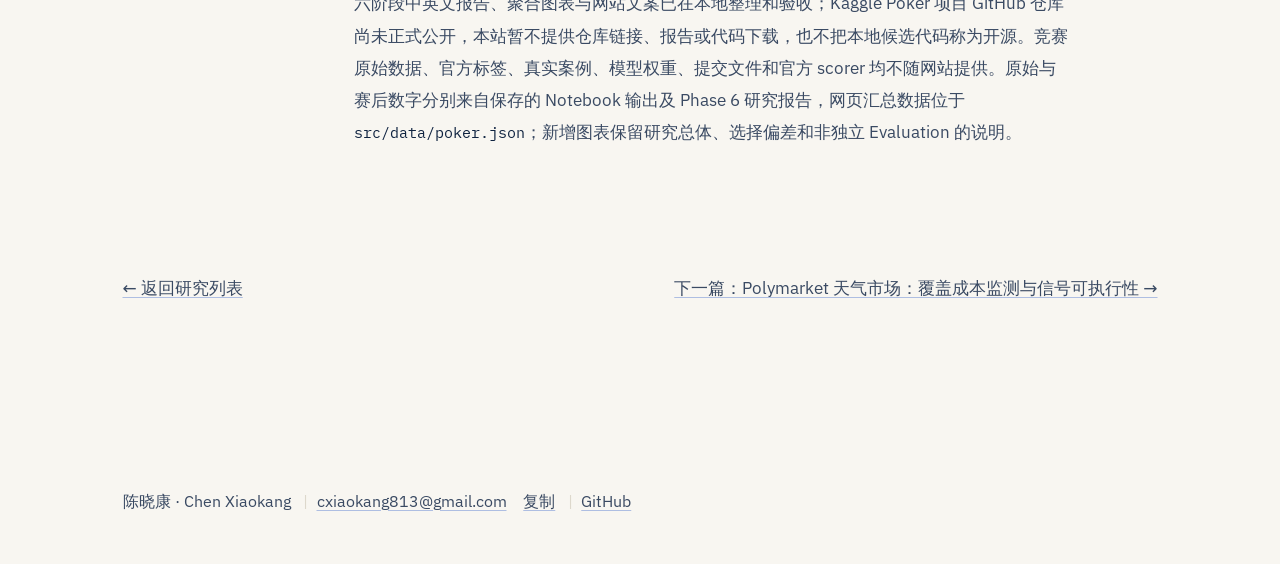
<file: research/poker.html>
<!DOCTYPE html><html lang="zh-CN"> <head><meta charset="utf-8"><meta name="viewport" content="width=device-width, initial-scale=1"><title>Detecting Coordinated Value Transfer in Poker — Jerome Chen</title><meta name="description" content="如何在区分行为异常与官方披露证据的前提下，隔离训练依赖并检验玩家关系和证据手牌的排序方法？"><meta name="author" content="Chen Xiaokang (Jerome Chen)"><link rel="icon" href="../favicon.svg" type="image/svg+xml"><link rel="stylesheet" href="../_astro/ff3.DJ8NzOe6.css"></head> <body class="min-h-screen"> <header class="no-print sticky top-0 z-40 bg-paper/90 backdrop-blur-sm"> <div class="mx-auto flex h-16 max-w-[1120px] items-center justify-between px-6 sm:px-10"> <a href="../index.html" class="font-serif text-[1.2rem] font-semibold tracking-tight text-ink">Jerome Chen</a> <nav class="flex items-center gap-7 text-[0.95rem] text-ink-soft"> <a href="../index.html#library" class="transition-colors hover:text-blue">研究</a> <a href="../index.html#about" class="transition-colors hover:text-blue">说明</a> <a href="https://github.com/Jeromechen13" class="hidden transition-colors hover:text-blue sm:inline" target="_blank" rel="noopener">GitHub</a> </nav> </div> </header>  <section class="rise mx-auto max-w-[1120px] px-6 pt-16 pb-14 sm:px-10 sm:pt-24"> <div class="text-[0.95rem] text-blue">Research 03</div> <h1 class="display mt-4 max-w-[18ch] text-[2.5rem] text-ink sm:text-[3.5rem]">Detecting Coordinated Value Transfer in Poker</h1> <p class="mt-4 font-serif text-[1.35rem] text-ink-soft">扑克条件行为模型与证据排序研究</p> <div class="mt-10 max-w-[46rem] font-serif text-[1.18rem] leading-[1.8] text-ink">  <p>
本项目从合法行动机会、正常响应概率和逐手证据排序研究可疑扑克玩家关系。比赛期间，我重建行动前状态，在 1,488 个确认非目标配对上学习正常行为，再分别构造配对风险和证据手牌模型。赛后审计发现上下游折不一致、共享手跨折和评分口径问题，于是重建 400 桌严格五折验证。已研究 Development 的合并 OOF 严格基线为 Pair AP 0.930574、Behavior MAP 0.871213、Evidence MAP@5 0.282754。H1/H2 的历史异构选择程序将披露证据 MAP@5 提至 0.512723；这一研究内结果<strong>不是</strong>最终统一模型的独立测试或排行榜成绩。
</p>  </div> <div class="mt-14 grid grid-cols-2 gap-x-8 gap-y-10 md:grid-cols-4">  <div> <div class="font-serif text-[2.1rem] leading-none text-blue">0.930574</div> <div class="mt-2 text-[0.95rem] text-ink-soft">Pair AP · 严格 OOF</div> </div> <div> <div class="font-serif text-[2.1rem] leading-none text-teal">0.871213</div> <div class="mt-2 text-[0.95rem] text-ink-soft">Behavior MAP · 严格 OOF</div> </div> <div> <div class="font-serif text-[2.1rem] leading-none text-ink">0.282754</div> <div class="mt-2 text-[0.95rem] text-ink-soft">Evidence MAP@5 · 基线</div> </div> <div> <div class="font-serif text-[2.1rem] leading-none text-amber">0.512723</div> <div class="mt-2 text-[0.95rem] text-ink-soft">Evidence MAP@5 · 历史程序</div> </div>  </div> </section> <div class="mx-auto grid max-w-[1120px] grid-cols-1 gap-12 px-6 sm:px-10 lg:grid-cols-[180px_minmax(0,1fr)]"> <aside class="no-print hidden lg:block"> <nav class="sticky top-24 text-[0.92rem]" aria-label="Contents"> <ul class="space-y-2.5"> <li> <a href="#question" data-target="question" class="toc-link text-muted transition-colors hover:text-blue"> Research Question </a> </li><li> <a href="#data" data-target="data" class="toc-link text-muted transition-colors hover:text-blue"> Data &amp; Label Semantics </a> </li><li> <a href="#pipeline" data-target="pipeline" class="toc-link text-muted transition-colors hover:text-blue"> Competition-Era Pipeline </a> </li><li> <a href="#baseline" data-target="baseline" class="toc-link text-muted transition-colors hover:text-blue"> Normal-Behaviour Baseline </a> </li><li> <a href="#ranking" data-target="ranking" class="toc-link text-muted transition-colors hover:text-blue"> Validation &amp; Pair Ranking </a> </li><li> <a href="#results" data-target="results" class="toc-link text-muted transition-colors hover:text-blue"> Research Results </a> </li><li> <a href="#limitations" data-target="limitations" class="toc-link text-muted transition-colors hover:text-blue"> Limitations </a> </li><li> <a href="#code" data-target="code" class="toc-link text-muted transition-colors hover:text-blue"> Code &amp; Data Policy </a> </li> </ul> </nav> </aside> <article class="prose-r max-w-[42rem] pb-10">    <h2 id="question"><span class="sec">01</span>Research Question</h2> <p>
在多人扑克中，互相放水、异常跟注和联合施压可能表现为一连串合法动作。研究先问<strong>给定当时可知状态，这个响应有多不寻常</strong>，再问同一对玩家是否反复出现该模式，以及哪些手牌会被官方列为证据。行为偏离、官方披露和真实作弊是三个不同的对象。
</p> <span class="katex-display"><span class="katex"><span class="katex-html" aria-hidden="true"><span class="base"><span class="strut" style="height:1em;vertical-align:-0.25em;"></span><span class="mord text"><span class="mord cjk_fallback">在状态</span><span class="mord"> </span></span><span class="mord mathnormal" style="margin-right:0.0576em;">S</span><span class="mord mathnormal">t</span><span class="mord mathnormal">a</span><span class="mord mathnormal">t</span><span class="mord"><span class="mord mathnormal">e</span><span class="msupsub"><span class="vlist-t vlist-t2"><span class="vlist-r"><span class="vlist" style="height:0.3419em;"><span style="top:-2.55em;margin-left:0em;margin-right:0.05em;"><span class="pstrut" style="height:2.7em;"></span><span class="sizing reset-size6 size3 mtight"><span class="mord mtight"><span class="mord mtight"><span class="mord mathnormal mtight">t</span><span class="msupsub"><span class="vlist-t"><span class="vlist-r"><span class="vlist" style="height:0.7027em;"><span style="top:-2.786em;margin-right:0.0714em;"><span class="pstrut" style="height:2.5em;"></span><span class="sizing reset-size3 size1 mtight"><span class="mbin mtight">−</span></span></span></span></span></span></span></span></span></span></span></span><span class="vlist-s">​</span></span><span class="vlist-r"><span class="vlist" style="height:0.15em;"><span></span></span></span></span></span></span><span class="mord text"><span class="mord"> </span><span class="mord cjk_fallback">下，正常玩家做出该动作的概率</span><span class="mord"> </span></span><span class="mord mathnormal" style="margin-right:0.1389em;">P</span><span class="mopen">(</span><span class="mord mathnormal" style="margin-right:0.0278em;">r</span><span class="mord mathnormal">es</span><span class="mord mathnormal">p</span><span class="mord mathnormal">o</span><span class="mord mathnormal">n</span><span class="mord mathnormal">se</span><span class="mspace" style="margin-right:0.2778em;"></span><span class="mrel">∣</span><span class="mspace" style="margin-right:0.2778em;"></span></span><span class="base"><span class="strut" style="height:1em;vertical-align:-0.25em;"></span><span class="mord mathnormal" style="margin-right:0.0576em;">S</span><span class="mord mathnormal">t</span><span class="mord mathnormal">a</span><span class="mord mathnormal">t</span><span class="mord mathnormal">e</span><span class="mpunct">,</span><span class="mspace"> </span><span class="mspace" style="margin-right:0.1667em;"></span><span class="mord mathnormal">n</span><span class="mord mathnormal" style="margin-right:0.0278em;">or</span><span class="mord mathnormal">ma</span><span class="mord mathnormal" style="margin-right:0.0197em;">l</span><span class="mclose">)</span><span class="mord text"><span class="mord"> </span><span class="mord cjk_fallback">有多低？</span></span></span></span></span></span> <p>
研究分四段：比赛期间完成状态重建、CNT 条件行为模型、定向 Surprise、配对与证据模型；赛后审计旧验证链并修复评分口径；在固定五折上检验 H1 披露目标、H2 配对内排序和 H3 对手条件响应；最后选定统一 H1-D+H2-C1，在无标签 Evaluation 上做推理与工程验收。后续实验的分数均来自已经用于方法发现的 Development，不能代表独立泛化。
</p> <figure class="my-10"> <button type="button" class="zoom-hit" data-zoom data-zoom-alt="比赛期间条件行为与证据模型、赛后 H1/H2 和最终全量模型的流程示意" aria-label="放大：比赛期间条件行为与证据模型、赛后 H1/H2 和最终全量模型的流程示意"> <img src="../figures/poker/pipeline_comparison.svg" alt="" loading="lazy" class="block h-auto w-full bg-white"> </button> <figcaption class="mt-3 text-[0.92rem] leading-relaxed text-ink-soft"> 
图为方法结构，不是性能估计。原有 Pair/Behavior 输出与新证据排序分支分开；最终全量重训没有有标签 Evaluation 分数。图中涉及的 Development 已参与研究选型，存在研究者选择偏差。
 <button type="button" class="fig-source" data-tip="Phase 6 website handoff · pipeline_comparison；研究来源 S01–S03、S20、S23–S28" aria-label="来源：Phase 6 website handoff · pipeline_comparison；研究来源 S01–S03、S20、S23–S28">来源</button> </figcaption> </figure> <h2 id="data"><span class="sec">02</span>Data &amp; Label Semantics</h2> <p>
数据包括 2,000,000 手 6 人桌牌局、400 张桌和约 1,860 万条动作。每桌前 3,000 手属于 Development，后 2,000 手属于 Evaluation；时间隔离单位是桌。Development 有 1,860 个已标注配对。公开标签有三种语义：
</p> <div class="table-wrap"> <table class="booktabs"> <caption>Table 1 · Cohort semantics</caption> <thead><tr><th>Cohort</th><th>Pairs</th><th class="!text-left">用途</th><th class="!text-left">禁止</th></tr></thead> <tbody> <tr><td>PUBLIC_POSITIVE</td><td>372</td><td class="!text-left !font-sans !whitespace-normal">配对监督正样本；1,817 条 pair × hand 官方披露实例用于研究证据检索</td><td class="!text-left !font-sans !whitespace-normal">把未披露手牌当作已知正常</td></tr> <tr><td>CONFIRMED_NON_TARGET</td><td>1,488</td><td class="!text-left !font-sans !whitespace-normal">唯一可用来学习正常行为基线的样本</td><td class="!text-left !font-sans !whitespace-normal">—</td></tr> <tr><td>UNKNOWN</td><td>其余 172,002</td><td class="!text-left !font-sans !whitespace-normal">无配对真值；可参与无标签推理</td><td class="!text-left !font-sans !whitespace-normal">当作确定负样本或纳入配对监督损失</td></tr> </tbody> </table> </div> <p>
此外，信息按时点和可知性分成四层：<strong>S</strong> 是行动时玩家正常可以知道的信息，<strong>Y</strong> 是本次动作的结果，<strong>H</strong> 是真实存在但玩家不可知的信息（例如对手底牌），<strong>I</strong> 是未来才出现的信息（例如后面的公共牌和摊牌结果）。正常行为基线只允许使用 S 层。
</p> <p class="note">
赛后 H1/H2 在 positive 配对的全部候选手中学习“是否出现在官方披露列表”。这里的 <code>listing_label=0</code> 只表示未被披露，异常真值仍未知；它与配对层的 CNT 负类不是同一个标签。
</p> <p class="note">
牌力坐标 <code>equity_hu_uniform</code> 只用自己的底牌和当前已经翻开的公共牌计算，并假设对手手牌均匀分布。如果改用双方真实底牌计算 equity，就用到了 H 层信息，只能做事后分析，不能进入基线模型。
</p> <h2 id="pipeline"><span class="sec">03</span>Competition-Era Pipeline</h2> <p>比赛期间的原始系统按以下阶段构建。每个阶段有固定输入输出约定，并检查行数、join 基数、唯一键和 cohort 保留；下游不重新定义上游语义。</p> <ol> <li><strong>决策状态重建</strong>：为每个自主动作重建行动前状态 Stateₜ₋</li><li><strong>官方证据机制研究</strong>：用 1,817 手 planted evidence 研究作弊行为的形态</li><li><strong>配对 × 手牌全集</strong>：约 1,800 万行，cohort 语义固定</li><li><strong>机制事件抽取</strong>：约 503 万个直接交互事件，约 1,155 万条压力链</li><li><strong>正常行为基线</strong>：只用 CNT 训练 P(response | State)</li><li><strong>配对层聚合</strong>：尾部变换，无标签排序</li><li><strong>监督 / PU 集成</strong>：玩家连通分量 5 折 OOF</li><li><strong>证据手牌检索</strong>：每个配对返回 Top-5 证据手牌</li> </ol> <p>
数据量较大，配对 × 手牌约有 1,800 万行，所以全部处理都基于 DuckDB 下推和 Parquet 分桶流式计算，避免把配对 × 手牌和全部动作做笛卡尔展开。例如压力链（05-02B）就是按手牌逐手运行一个流式状态机来构造的。
</p> <p>
原方案将三类机制的统计量聚成 43 维配对特征，训练四分类 LightGBM；另用 61 维机会、压力链和正常概率特征训练逐手证据模型。原始证据排序按 <span class="katex"><span class="katex-html" aria-hidden="true"><span class="base"><span class="strut" style="height:0.7278em;vertical-align:-0.0833em;"></span><span class="mord">1</span><span class="mspace" style="margin-right:0.2222em;"></span><span class="mbin">−</span><span class="mspace" style="margin-right:0.2222em;"></span></span><span class="base"><span class="strut" style="height:1em;vertical-align:-0.25em;"></span><span class="mord mathnormal" style="margin-right:0.1389em;">P</span><span class="mopen">(</span><span class="mord text"><span class="mord">CNT hand</span></span><span class="mclose">)</span></span></span></span> 取前五。这里的“转移”是面对同伴价格的异常付款代理，尚不是已结算的净筹码转移网络。
</p> <h2 id="baseline"><span class="sec">04</span>Normal-Behaviour Baseline</h2> <p>先通过研究官方证据，把三类公开的作弊机制落到具体的“机会”和“响应”上：</p> <figure class="my-10"> <button type="button" class="zoom-hit" data-zoom data-zoom-alt="Soft Play、Directed Transfer 和 Coordinated Isolation 的机会、异常方向及解释限制" aria-label="放大：Soft Play、Directed Transfer 和 Coordinated Isolation 的机会、异常方向及解释限制"> <img src="../figures/poker/mechanisms.svg" alt="" loading="lazy" class="block h-auto w-full bg-white"> </button> <figcaption class="mt-3 text-[0.92rem] leading-relaxed text-ink-soft"> 
三种机制定义的是可观察的响应偏离。合理慢打也可表现为不加注；异常跟注不是已实现的 A→B 净收益；联合施压与第三方退出共现也不证明因果协调。示意图不包含真实性能估计。
 <button type="button" class="fig-source" data-tip="Phase 6 website handoff · mechanisms；研究来源 S01–S05" aria-label="来源：Phase 6 website handoff · mechanisms；研究来源 S01–S05">来源</button> </figcaption> </figure> <div class="table-wrap"> <table class="booktabs"> <caption>Table 2 · Mechanism definitions (event grain)</caption> <thead><tr><th>Mechanism</th><th class="!text-left">机会（分母）</th><th class="!text-left">异常方向</th></tr></thead> <tbody> <tr><td>Soft play</td><td class="!text-left !font-sans !whitespace-normal">同伴下注后，本方拥有合法的再加注机会</td><td class="!text-left !font-sans !whitespace-normal">应该加注却没有加注（压制）</td></tr> <tr><td>Directed transfer</td><td class="!text-left !font-sans !whitespace-normal">面对同伴主动设定的价格</td><td class="!text-left !font-sans !whitespace-normal">按正常行为不该跟注却跟了（超额支付）</td></tr> <tr><td>Coordinated isolation</td><td class="!text-left !font-sans !whitespace-normal">严格的接力加注机会</td><td class="!text-left !font-sans !whitespace-normal">接力施压，同时第三方被挤出</td></tr> </tbody> </table> </div> <p>
基线模型是 LightGBM，只在 CNT 配对的机会事件上训练，特征只用 S 层的状态变量，包括牌力、价格、筹码、底池、位置、街道、对手数和动作历史。异常分数是<strong>只在异常方向上计分的 log-surprise</strong>：
</p> <span class="katex-display"><span class="katex"><span class="katex-html" aria-hidden="true"><span class="base"><span class="strut" style="height:0.5806em;vertical-align:-0.15em;"></span><span class="mord"><span class="mord mathnormal">s</span><span class="msupsub"><span class="vlist-t vlist-t2"><span class="vlist-r"><span class="vlist" style="height:0.1514em;"><span style="top:-2.55em;margin-left:0em;margin-right:0.05em;"><span class="pstrut" style="height:2.7em;"></span><span class="sizing reset-size6 size3 mtight"><span class="mord mathnormal mtight">e</span></span></span></span><span class="vlist-s">​</span></span><span class="vlist-r"><span class="vlist" style="height:0.15em;"><span></span></span></span></span></span></span><span class="mspace" style="margin-right:0.2778em;"></span><span class="mrel">=</span><span class="mspace" style="margin-right:0.2778em;"></span></span><span class="base"><span class="strut" style="height:3em;vertical-align:-1.25em;"></span><span class="minner"><span class="mopen delimcenter" style="top:0em;"><span class="delimsizing size4">{</span></span><span class="mord"><span class="mtable"><span class="col-align-l"><span class="vlist-t vlist-t2"><span class="vlist-r"><span class="vlist" style="height:1.69em;"><span style="top:-3.69em;"><span class="pstrut" style="height:3.008em;"></span><span class="mord"><span class="mord">−</span><span class="mspace" style="margin-right:0.1667em;"></span><span class="mop">lo<span style="margin-right:0.0139em;">g</span></span><span class="mspace" style="margin-right:0.1667em;"></span><span class="mord accent"><span class="vlist-t"><span class="vlist-r"><span class="vlist" style="height:0.9468em;"><span style="top:-3em;"><span class="pstrut" style="height:3em;"></span><span class="mord mathnormal" style="margin-right:0.1389em;">P</span></span><span style="top:-3.2523em;"><span class="pstrut" style="height:3em;"></span><span class="accent-body" style="left:-0.1667em;"><span class="mord">^</span></span></span></span></span></span></span><span class="mopen">(</span><span class="mord"><span class="mord mathnormal" style="margin-right:0.0359em;">y</span><span class="msupsub"><span class="vlist-t vlist-t2"><span class="vlist-r"><span class="vlist" style="height:0.1514em;"><span style="top:-2.55em;margin-left:-0.0359em;margin-right:0.05em;"><span class="pstrut" style="height:2.7em;"></span><span class="sizing reset-size6 size3 mtight"><span class="mord mathnormal mtight">e</span></span></span></span><span class="vlist-s">​</span></span><span class="vlist-r"><span class="vlist" style="height:0.15em;"><span></span></span></span></span></span></span><span class="mspace" style="margin-right:0.2778em;"></span><span class="mrel">∣</span><span class="mspace" style="margin-right:0.2778em;"></span><span class="mord mathnormal" style="margin-right:0.0576em;">S</span><span class="mord mathnormal">t</span><span class="mord mathnormal">a</span><span class="mord mathnormal">t</span><span class="mord"><span class="mord mathnormal">e</span><span class="msupsub"><span class="vlist-t vlist-t2"><span class="vlist-r"><span class="vlist" style="height:0.1514em;"><span style="top:-2.55em;margin-left:0em;margin-right:0.05em;"><span class="pstrut" style="height:2.7em;"></span><span class="sizing reset-size6 size3 mtight"><span class="mord mathnormal mtight">e</span></span></span></span><span class="vlist-s">​</span></span><span class="vlist-r"><span class="vlist" style="height:0.15em;"><span></span></span></span></span></span></span><span class="mpunct">,</span><span class="mspace"> </span><span class="mspace" style="margin-right:0.1667em;"></span><span class="mord mathnormal">n</span><span class="mord mathnormal" style="margin-right:0.0278em;">or</span><span class="mord mathnormal">ma</span><span class="mord mathnormal" style="margin-right:0.0197em;">l</span><span class="mclose">)</span></span></span><span style="top:-2.25em;"><span class="pstrut" style="height:3.008em;"></span><span class="mord"><span class="mord">0</span></span></span></span><span class="vlist-s">​</span></span><span class="vlist-r"><span class="vlist" style="height:1.19em;"><span></span></span></span></span></span><span class="arraycolsep" style="width:1em;"></span><span class="col-align-l"><span class="vlist-t vlist-t2"><span class="vlist-r"><span class="vlist" style="height:1.69em;"><span style="top:-3.69em;"><span class="pstrut" style="height:3.008em;"></span><span class="mord"><span class="mord"><span class="mord mathnormal" style="margin-right:0.0359em;">y</span><span class="msupsub"><span class="vlist-t vlist-t2"><span class="vlist-r"><span class="vlist" style="height:0.1514em;"><span style="top:-2.55em;margin-left:-0.0359em;margin-right:0.05em;"><span class="pstrut" style="height:2.7em;"></span><span class="sizing reset-size6 size3 mtight"><span class="mord mathnormal mtight">e</span></span></span></span><span class="vlist-s">​</span></span><span class="vlist-r"><span class="vlist" style="height:0.15em;"><span></span></span></span></span></span></span><span class="mord text"><span class="mord"> </span><span class="mord cjk_fallback">落在该机制的异常方向</span></span></span></span><span style="top:-2.25em;"><span class="pstrut" style="height:3.008em;"></span><span class="mord"><span class="mord text"><span class="mord cjk_fallback">否则</span></span></span></span></span><span class="vlist-s">​</span></span><span class="vlist-r"><span class="vlist" style="height:1.19em;"><span></span></span></span></span></span></span></span><span class="mclose nulldelimiter"></span></span></span></span></span></span> <p> <strong>原始 Cross-fitting。</strong>比赛期间先把共享玩家或共享手牌的 CNT 配对连成分量，再做五折打分，避免同一个模型同时拟合并评估其 CNT 残差。赛后审计发现这一上游折与下游配对折并不一致，旧验证还保留跨折共享手依赖；因此旧协议下的 OOF 指标不能充当下文严格五折的结果。
</p> <h2 id="ranking"><span class="sec">05</span>Validation &amp; Pair Ranking</h2> <p>
原方案将事件异常分数先聚合到“配对 × 手牌”，再聚合到“配对”。没有机会的手牌记为缺失，避免误读为零异常。配对层 43 维特征经过 CNT 参考人群的经验尾部变换；比赛期间比较了七个固定候选，未用 372 个 positive 做权重网格搜索：
</p> <ul> <li><strong>Label-free：</strong>完全不使用标签，只看机制异常分数的排序。</li> <li><strong>监督模型：</strong>Logistic（L2，类别平衡）、LightGBM 二分类，以及 LightGBM 4 分类（CNT / soft / transfer / isolation，用 <span class="katex"><span class="katex-html" aria-hidden="true"><span class="base"><span class="strut" style="height:0.7278em;vertical-align:-0.0833em;"></span><span class="mord">1</span><span class="mspace" style="margin-right:0.2222em;"></span><span class="mbin">−</span><span class="mspace" style="margin-right:0.2222em;"></span></span><span class="base"><span class="strut" style="height:1em;vertical-align:-0.25em;"></span><span class="mord mathnormal" style="margin-right:0.1389em;">P</span><span class="mopen">(</span><span class="mord text"><span class="mord">CNT</span></span><span class="mclose">)</span></span></span></span> 作为风险分）。</li> <li><strong>Guarded 集成：</strong>监督分数的排序占 70%，label-free 排序占 30%，用来防止监督模型过度依赖公开标签的分布。</li> </ul> <p> <strong>未标注配对的处理：</strong>UNKNOWN 不进入配对监督损失，也不当作伪负样本。公开正样本未必满足随机标注的 SCAR 假设，因此原方案没有使用 SCAR 校正或类别先验风险估计。这里是谨慎处理 PU 标签，不是声称实现了完整 nnPU 方法。
</p> <p class="note">
审计确认四处实现或评估问题：上游 CNT 与下游配对折不一致；玩家分离后仍有 5,727 个共享手跨配对折；连续 family probability 的本地 AP 不等于提交格式的硬类别门控 Behavior MAP；08-01 的自动选列在拟合前混入元数据而中断。这些事实不能分别推断出未经控制实验识别的分数损失。
</p> <p>
赛后还逐份核查了 stonesalltheway1、Brothers 和 umizora 的固定公开方案，分别提取披露时间/type、配对内排序与对手条件信息、Top12 角色一致性作为可检验假设。正常概率、Surprise、Self Baseline 和三类机制原本就在比赛方案中；外部作者报告的成绩没有在本项目中直接复现，也不作为我的比赛名次。
</p> <p>
修订协议固定 400 张桌、5 个外折，每折留出 80 张桌。本数据中每名玩家只属于一桌，故桌隔离同时隔离玩家、配对与手牌；换数据需要重新断言。正常 policy、CNT reference、早停和 H1/H2 选择只在外折训练范围内拟合。第二阶段训练行所在块与外层留出块，都从其第一阶段模型及正常 policy 祖先中排除。
</p> <figure class="my-10"> <button type="button" class="zoom-hit" data-zoom data-zoom-alt="400 桌五折验证中的外层留出、训练行块排除与模型祖先隔离" aria-label="放大：400 桌五折验证中的外层留出、训练行块排除与模型祖先隔离"> <img src="../figures/poker/nested_validation.svg" alt="" loading="lazy" class="block h-auto w-full bg-white"> </button> <figcaption class="mt-3 text-[0.92rem] leading-relaxed text-ink-soft"> 
每折 80 张留出桌不用于拟合、调参或更新先验；训练行的第一阶段预测也要排除自身桌块。2,000 次配对桌 Bootstrap 的区间条件于已拟合模型与现有标签，无法覆盖研究者选型或新总体。五折 Development 已被用于方法发现，并非独立 Evaluation。
 <button type="button" class="fig-source" data-tip="Phase 6 website handoff · nested_validation；研究来源 S09、S14" aria-label="来源：Phase 6 website handoff · nested_validation；研究来源 S09、S14">来源</button> </figcaption> </figure> <h2 id="results"><span class="sec">06</span>Research Results</h2> <p> <strong>赛后严格基线。</strong>Pair AP 与 Behavior MAP 在 1,860 个已标注配对上评分；Evidence MAP@5 只在 372 个 positive 配对上评分，遗漏候选仍留在分母。行为指标使用提交格式的 <code>risk × I(predicted_behavior=family)</code>，不能用连续 family probability 的 AP 替代。下表均为五折合并 OOF，不是各折均值。
</p> <div class="table-wrap"> <table class="booktabs"> <caption>Table 3 · 严格五折基线，已研究 Development</caption> <thead><tr><th>指标</th><th>合并 OOF</th><th>条件桌 Bootstrap 95% 区间</th><th>评分总体</th></tr></thead> <tbody> <tr><td>Pair AP</td><td>0.930574</td><td>[0.911402, 0.947910]</td><td>1,860 配对</td></tr> <tr><td>Behavior MAP</td><td>0.871213</td><td>[0.831440, 0.908071]</td><td>1,860 配对</td></tr> <tr><td>Evidence MAP@5</td><td>0.282754</td><td>[0.260172, 0.304947]</td><td>372 positive 配对</td></tr> </tbody> </table> </div> <p> <strong>比赛期间的旧协议留档。</strong>原玩家连通分量 OOF 的四分类 Pair AP 为 0.941，label-free 机制分数 AP 为 0.852，原证据模型 MAP@5 为 0.293。这些旧数值采用不同验证依赖与评分口径，不与上表相减解释因果变化。下表保留同一组旧协议数字；未列入公开批准清单的旧协议图不在本页展示。
</p> <div class="table-wrap"> <table class="booktabs"> <caption>Table 4 · 比赛期间旧协议的配对模型比较</caption> <thead><tr><th>Candidate</th><th>Global AP</th><th>Mean fold AP</th><th>s.d.</th><th>Recall@372</th></tr></thead> <tbody> <tr class="hl"><td>LightGBM 4-class (1 − P(CNT))</td><td>0.941</td><td>0.942</td><td>0.016</td><td>0.868</td></tr><tr><td>LightGBM binary</td><td>0.940</td><td>0.940</td><td>0.013</td><td>0.863</td></tr><tr><td>0.7 multiclass + 0.3 label-free</td><td>0.930</td><td>0.930</td><td>0.021</td><td>0.852</td></tr><tr><td>0.4 LGBM + 0.3 MC + 0.3 label-free</td><td>0.929</td><td>0.930</td><td>0.019</td><td>0.844</td></tr><tr><td>0.7 LGBM + 0.3 label-free</td><td>0.927</td><td>0.926</td><td>0.018</td><td>0.844</td></tr><tr><td>Logistic (L2, balanced)</td><td>0.910</td><td>0.912</td><td>0.023</td><td>0.844</td></tr><tr><td>Label-free mechanism omnibus</td><td>0.852</td><td>0.855</td><td>0.029</td><td>0.777</td></tr> </tbody> <tfoot><tr><td colspan="5">本表是原玩家连通分量验证，不是赛后 table-disjoint 基线。基准正样本比例为 372 / 1,860 = 0.20；Recall@372 是前 372 名覆盖的已知 positive 比例。</td></tr></tfoot> </table> </div> <p> <strong>证据检索误差。</strong>固定候选规则覆盖了 1,809/1,817 条官方披露实例；八条遗漏均是被动的 Soft Play 互动。另有 1,109 条已覆盖披露实例未排入 Top 5。高候选覆盖率不能代替排序质量；未披露手也不能由此判为正常。
</p> <p> <strong>H1：学习官方披露。</strong>H1-A 使用原 61 维，但同时改为 positive 配对全部候选手上的 listing 目标，因此目标函数与训练人群一起变化。H1-B 加相对时间，H1-C 加固定类型代理 <code>ci_fb</code>，H1-D 两者都加，合计 64 维。真实作弊类别和官方 evidence_rank 均不进入特征。
</p> <div class="table-wrap"> <table class="booktabs"> <caption>Table 5 · H1 披露目标消融；372 个 positive 配对，严格五折合并 OOF</caption> <thead><tr><th>分支</th><th>Evidence MAP@5</th><th class="!text-left">改变</th></tr></thead> <tbody> <tr><td>B0</td><td>0.282754</td><td class="!text-left !font-sans !whitespace-normal">Original evidence design under strict validation</td></tr><tr><td>H1-A</td><td>0.375468</td><td class="!text-left !font-sans !whitespace-normal">Listing target and training population</td></tr><tr><td>H1-B</td><td>0.434395</td><td class="!text-left !font-sans !whitespace-normal">H1-A plus relative time</td></tr><tr><td>H1-C</td><td>0.382218</td><td class="!text-left !font-sans !whitespace-normal">H1-A plus fixed type proxy</td></tr><tr><td>H1-D</td><td>0.458202</td><td class="!text-left !font-sans !whitespace-normal">Relative time and fixed type proxy</td></tr> </tbody> </table> </div> <p>
H1-D 相对 B0 的研究内增量为 +0.175448。时间单独排序仅有 0.076225；H1-C 相对 H1-A 的区间跨零，类型代理单独增量不确定。这里学到的是官方披露选择信息，不是潜在作弊事件的真值。
</p> <p> <strong>H2：配对内排序。</strong>ABS 用 61 维 LambdaRank；REL 加配对内相对位置。固定第一阶段 ABS Top12 后，S2 只用原特征，C0 加 24 个非方向一致性字段，C1 再加净损失、首次进攻、摊牌和 fold 角色的一致比例。角色由已观察行为构造，不使用真实 donor 或作弊类别。
</p> <div class="table-wrap"> <table class="booktabs"> <caption>Table 6 · H2 分支消融；均为各自研究配置，不是最终组合分数</caption> <thead><tr><th>分支</th><th>Evidence MAP@5</th></tr></thead> <tbody> <tr><td>ABS</td><td>0.377894</td></tr><tr><td>REL</td><td>0.403317</td></tr><tr><td>S2</td><td>0.376358</td></tr><tr><td>C0</td><td>0.374901</td></tr><tr><td>C1</td><td>0.406091</td></tr> </tbody> </table> </div> <p>
C1−C0 为 +0.031190，C1−同维度 placebo 为 +0.024396。REL 相对其 placebo 的区间跨零，C0 未见稳定增益；C1 保留 C0 的 24 列，删除它们会成为未经验证的新模型。ABS 与 H1-A 的比较还同时改变树数、L1 和类别权重，不能视作纯排序目标消融。
</p> <figure class="my-10"> <button type="button" class="zoom-hit" data-zoom data-zoom-alt="H1 和 H2 匹配消融的 Evidence MAP@5 增量及条件桌 Bootstrap 区间" aria-label="放大：H1 和 H2 匹配消融的 Evidence MAP@5 增量及条件桌 Bootstrap 区间"> <img src="../figures/poker/ablation_intervals.svg" alt="" loading="lazy" class="block h-auto w-full bg-white"> </button> <figcaption class="mt-3 text-[0.92rem] leading-relaxed text-ink-soft"> 
点为匹配实验的 Evidence MAP@5 差值，线为 2,000 次配对桌 Bootstrap 条件 95% 区间；跨零的分支保留为不确定结果。总体为已研究 Development 的 372 个 positive 配对，区间不覆盖研究者选型或独立 Evaluation 泛化。
 <button type="button" class="fig-source" data-tip="Phase 6 website handoff · ablation_intervals；研究来源 S16–S18" aria-label="来源：Phase 6 website handoff · ablation_intervals；研究来源 S16–S18">来源</button> </figcaption> </figure> <p> <strong>H3 阴性结果。</strong>在 141,125 个 CNT 机制响应行上加入对手风格等九列，logloss 从 0.272335 升至 0.274287，相对改善为 -0.717%。五个内部关卡均失败，因此未继续训练 H3 的配对或证据模型。这只否定当前冻结配置达到预定门槛，不代表所有对手建模都无效。
</p> <figure class="my-10"> <button type="button" class="zoom-hit" data-zoom data-zoom-alt="H3 对手条件正常响应未通过内部 logloss 改善门槛" aria-label="放大：H3 对手条件正常响应未通过内部 logloss 改善门槛"> <img src="../figures/poker/h3_negative.svg" alt="" loading="lazy" class="block h-auto w-full bg-white"> </button> <figcaption class="mt-3 text-[0.92rem] leading-relaxed text-ink-soft"> 
H3 图评估的是 CNT 正常响应 logloss，不是作弊分类表现；纵向误差与相对改善均未过预设的 1% 内部门槛。使用已研究 Development，仍存在研究者选择偏差。
 <button type="button" class="fig-source" data-tip="Phase 6 website handoff · h3_negative；研究来源 S19、S33" aria-label="来源：Phase 6 website handoff · h3_negative；研究来源 S19、S33">来源</button> </figcaption> </figure> <figure class="my-10"> <button type="button" class="zoom-hit" data-zoom data-zoom-alt="严格基线、H1 和历史异构选择程序的 Development Evidence MAP@5" aria-label="放大：严格基线、H1 和历史异构选择程序的 Development Evidence MAP@5"> <img src="../figures/poker/evidence_progression.svg" alt="" loading="lazy" class="block h-auto w-full bg-white"> </button> <figcaption class="mt-3 text-[0.92rem] leading-relaxed text-ink-soft"> 
五折合并 OOF：B0 0.282754，H1-A 0.375468，H1-D 0.458202，历史异构选择程序 0.512723。误差线是条件桌 Bootstrap 区间。最后一柱由四折 C1、一折 REL 构成；它不是最终统一 H1-D+H2-C1 全量重训模型的成绩，也不是独立 Evaluation 或 Kaggle 排行榜分数。
 <button type="button" class="fig-source" data-tip="Phase 6 website handoff · evidence_progression；研究来源 S07、S15、S21、S34" aria-label="来源：Phase 6 website handoff · evidence_progression；研究来源 S07、S15、S21、S34">来源</button> </figcaption> </figure> <p>
历史异构程序相对严格 B0 的配对增量为 +0.229969，条件桌 Bootstrap 95% 区间 [0.204465, 0.258190]。这些折已经参与方法发现；指标表示已研究 Development 上的协议化比较，不能外推为真实作弊检测效果。
</p> <p> <strong>最终全量研究配置。</strong>完整 Development 内部选定统一 H1-D+H2-C1：第一阶段 ABS Top12，第二阶段以原 61 维、时间/type 3 维、非方向 24 维和方向角色 4 维，共 92 维重排。内部选型值 0.513293 不是测试分数。Pair/Behavior 保留原生产模型及字面输出；本地推理覆盖 112,540 个<strong>无标签</strong> Evaluation 配对，输出 562,694 个有效证据槽和 6 个占位槽，候选成员、重复、phase、schema 与原 Pair/Behavior 列均通过工程校验。Evaluation 没有可计算的有标签 MAP 或新增排行榜成绩。
</p> <h2 id="limitations"><span class="sec">07</span>Limitations</h2> <ol> <li><strong>研究者选择偏差。</strong>严格五折修复了训练依赖，但这些 Development 折已参与案例分析、方法发现和选型。Bootstrap 区间条件于已拟合模型与现有标签，不是独立测试置信区间。</li> <li><strong>披露不等于异常真值。</strong>官方 Evidence 是非随机、数量受限的披露列表；未披露手可能仍异常。H1/H2 改善的是列表检索，不能据此声称真实作弊召回率提高。</li> <li><strong>Evaluation 无标签。</strong>112,540 个配对只完成本地推理和工程检查；没有独立 Pair AP、Behavior MAP、Evidence MAP@5 或新增 Kaggle 排行榜成绩。历史排行榜数字也缺少与本地主文件哈希绑定的上传证明，故不作为项目成绩。每桌 Development 与 Evaluation 的 3,000/2,000 手牌窗口还存在暴露差异。</li> <li><strong>机制与基线限制。</strong>原模型只显式覆盖三类已知机制；Soft Play 难以区分合理慢打，低概率尾部受模型误差影响。候选规则与 Self 参考人群在新总体可能迁移，尚无真实场景作弊效果验证。</li> </ol> <h2 id="code"><span class="sec">08</span>Code &amp; Data Policy</h2> <p>
六阶段中英文报告、聚合图表与网站文案已在本地整理和验收；Kaggle Poker 项目 GitHub 仓库尚未正式公开，本站暂不提供仓库链接、报告或代码下载，也不把本地候选代码称为开源。竞赛原始数据、官方标签、真实案例、模型权重、提交文件和官方 scorer 均不随网站提供。原始与赛后数字分别来自保存的 Notebook 输出及 Phase 6 研究报告，网页汇总数据位于 <code>src/data/poker.json</code>；新增图表保留研究总体、选择偏差和非独立 Evaluation 的说明。
</p>  </article> </div> <div class="no-print mx-auto mt-20 flex max-w-[1120px] justify-between gap-6 px-6 text-[1rem] sm:px-10"> <a href="../index.html#library" class="link text-ink-soft">← 返回研究列表</a> <a href="./polymarket.html" class="link text-right text-ink-soft">下一篇：Polymarket 天气市场：覆盖成本监测与信号可执行性 →</a> </div> <script>
    (function () {
      var links = document.querySelectorAll(".toc-link");
      if (!links.length || !("IntersectionObserver" in window)) return;
      var map = {};
      links.forEach(function (a) { map[a.getAttribute("data-target")] = a; });
      var current = null;
      var io = new IntersectionObserver(function (entries) {
        entries.forEach(function (e) {
          if (!e.isIntersecting) return;
          var a = map[e.target.id];
          if (!a || a === current) return;
          if (current) current.classList.remove("is-active");
          a.classList.add("is-active");
          current = a;
        });
      }, { rootMargin: "-20% 0px -70% 0px" });
      Object.keys(map).forEach(function (id) {
        var el = document.getElementById(id);
        if (el) io.observe(el);
      });
    })();
  </script>  <footer class="no-print mt-32"> <div class="mx-auto max-w-[1120px] px-6 py-12 text-[0.95rem] text-ink-soft sm:px-10"> 陈晓康 · Chen Xiaokang <span class="mx-2 text-rule">|</span><a class="link" href="mailto:cxiaokang813@gmail.com">cxiaokang813@gmail.com</a> <button type="button" class="link ml-3 cursor-pointer" data-copy="cxiaokang813@gmail.com">复制</button> <span class="mx-2 text-rule">|</span><a class="link" href="https://github.com/Jeromechen13" target="_blank" rel="noopener">GitHub</a> </div> </footer> <p class="motion-toast no-print" data-toast role="status" aria-live="polite"></p> <div class="motion-tip no-print" data-tip-root role="tooltip" hidden> <p data-tip-body></p> <i aria-hidden="true"></i> </div> <div class="zoom-root no-print" data-zoom-root hidden> <div class="zoom-mask" data-zoom-mask></div> <div class="zoom-card" data-zoom-card role="dialog" aria-modal="true" aria-label="放大的图"> <div class="mb-3 text-right"> <button type="button" class="link cursor-pointer" data-zoom-close>关闭</button> </div> <img data-zoom-img alt=""> </div> </div> <script src="../motion.js"></script> </body> </html>
</file>
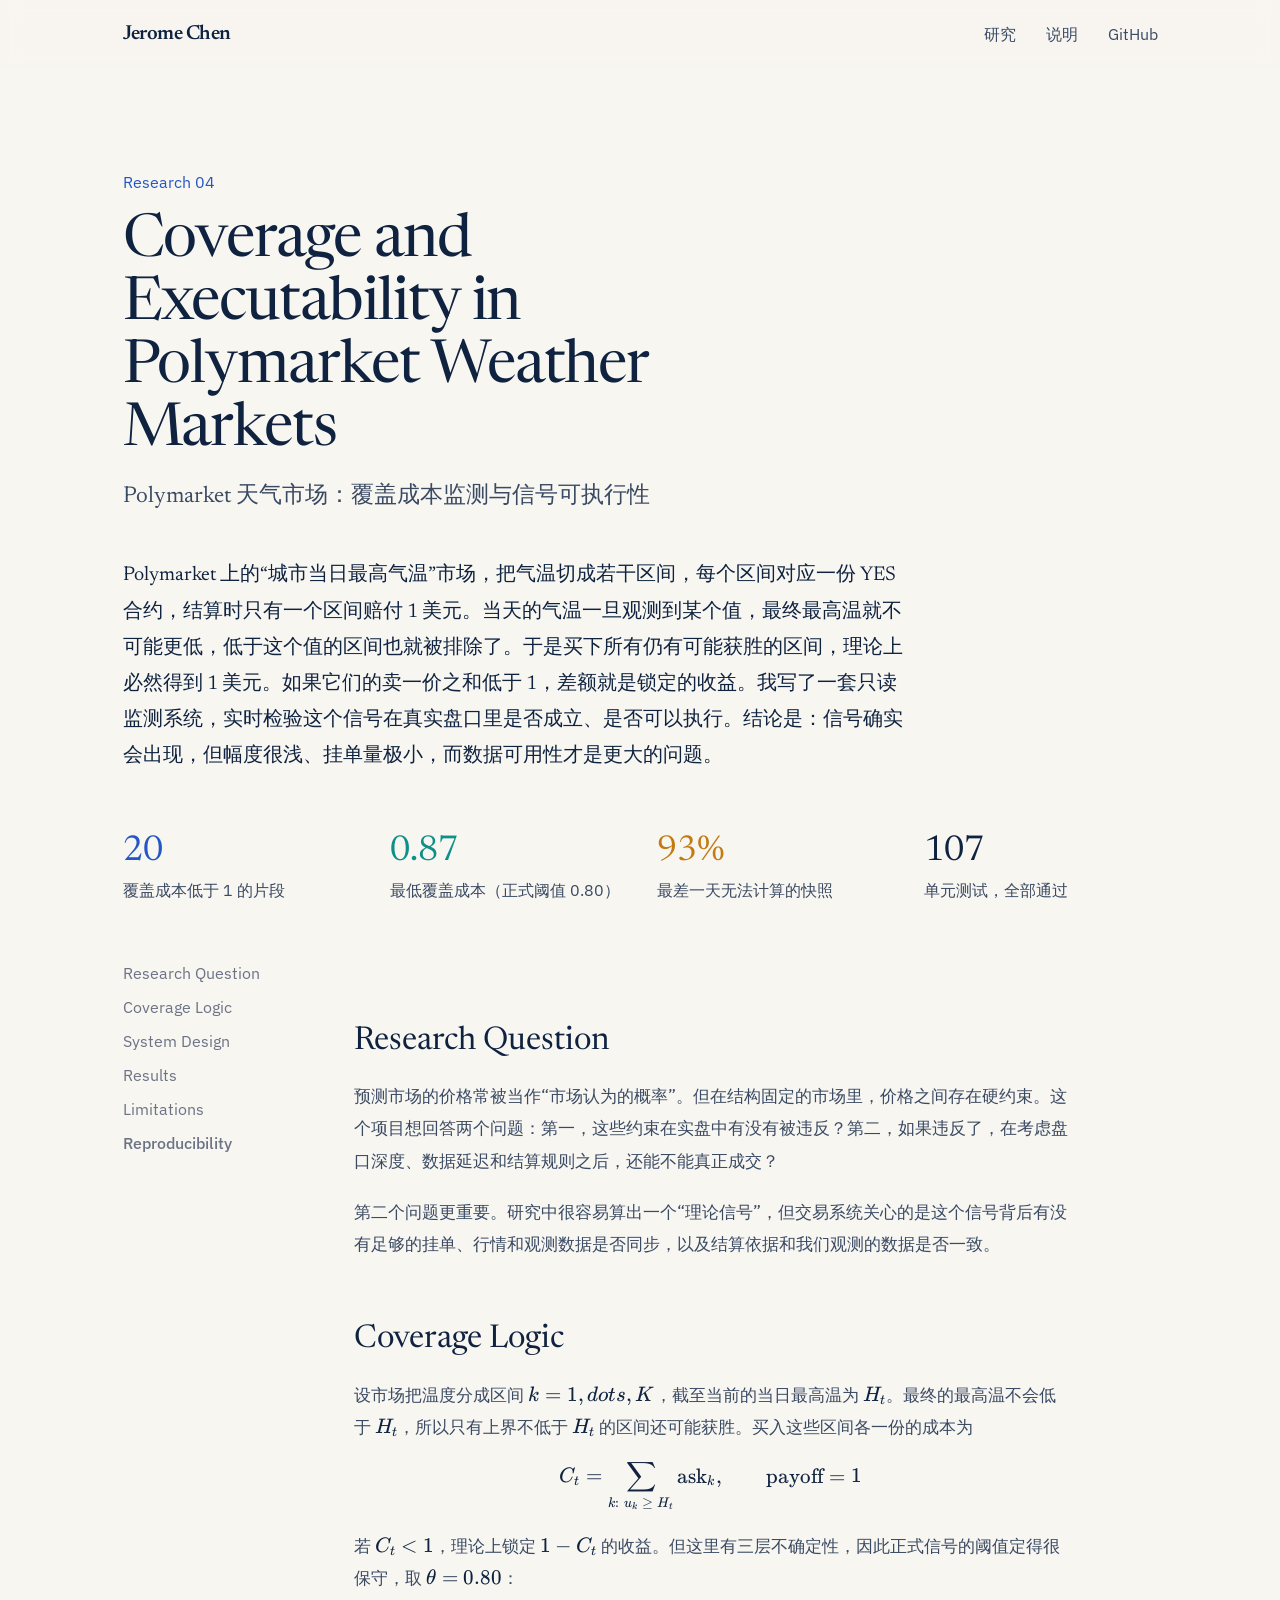
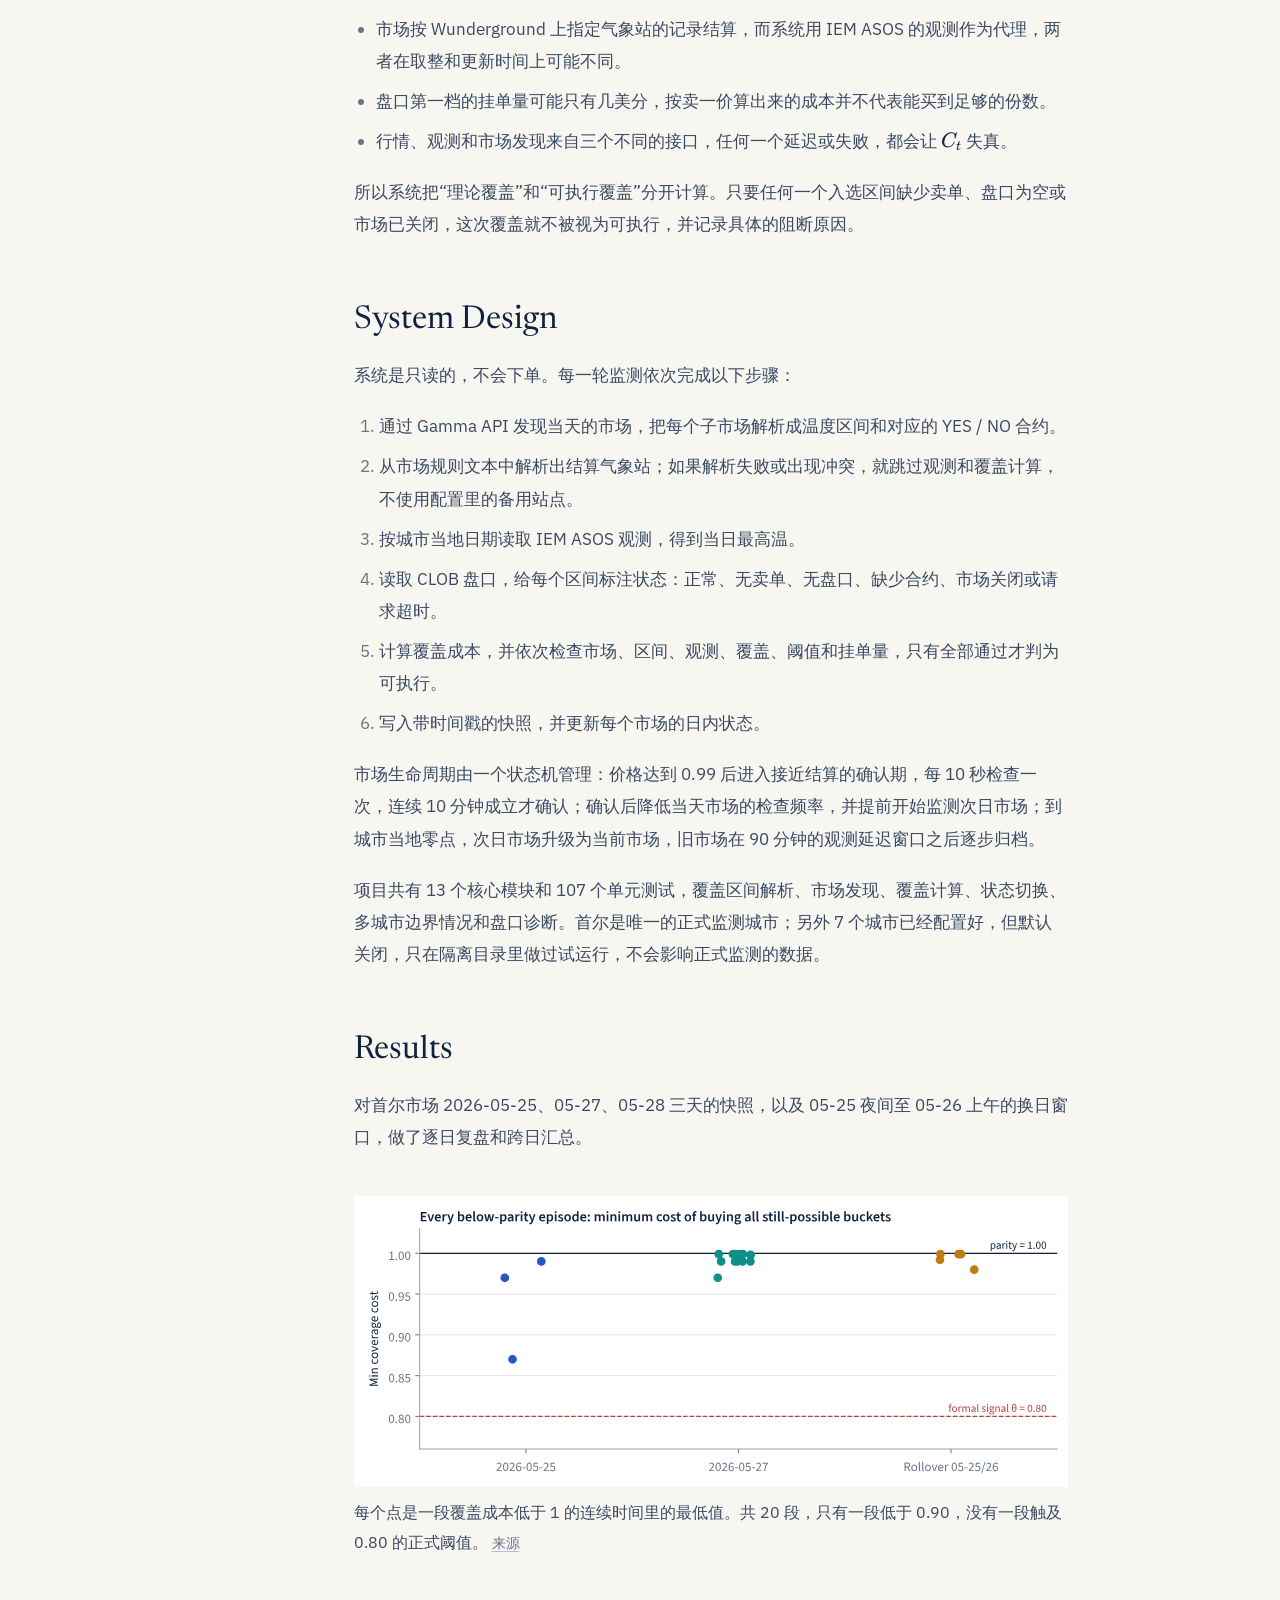
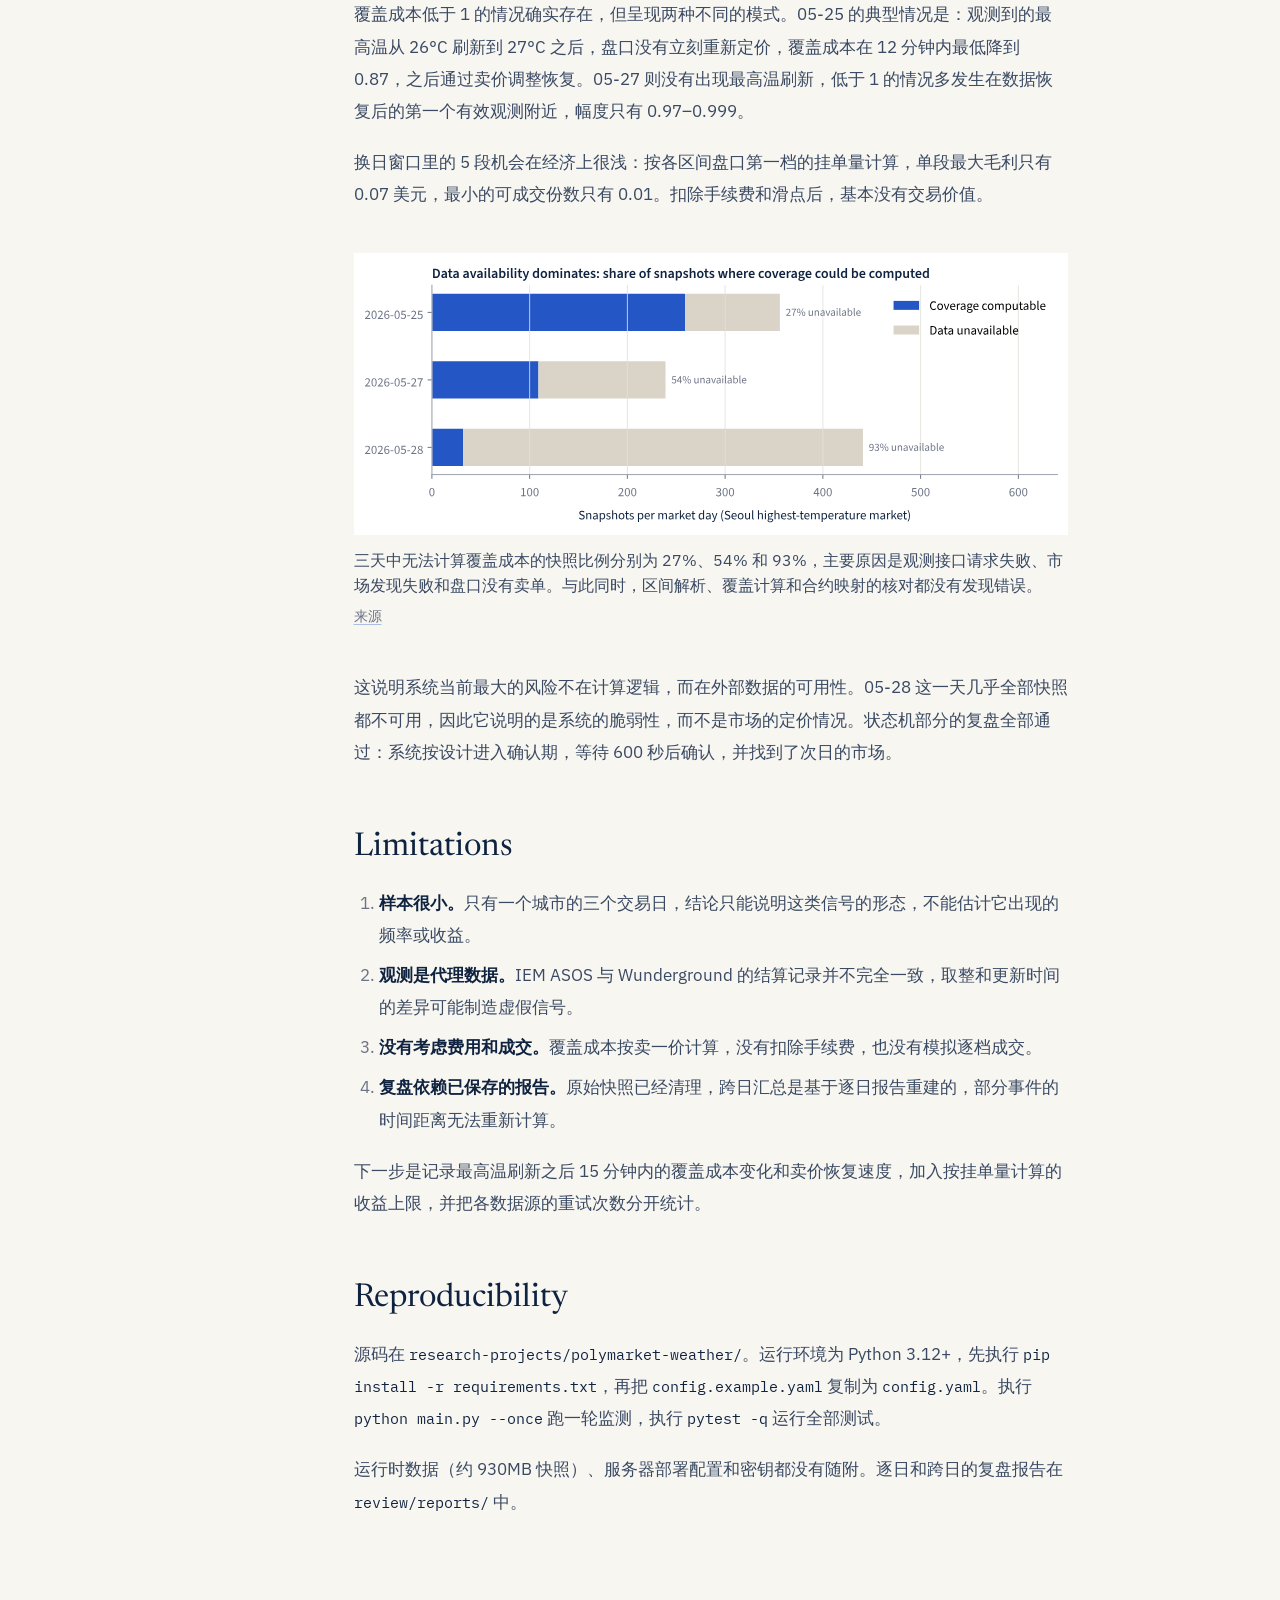
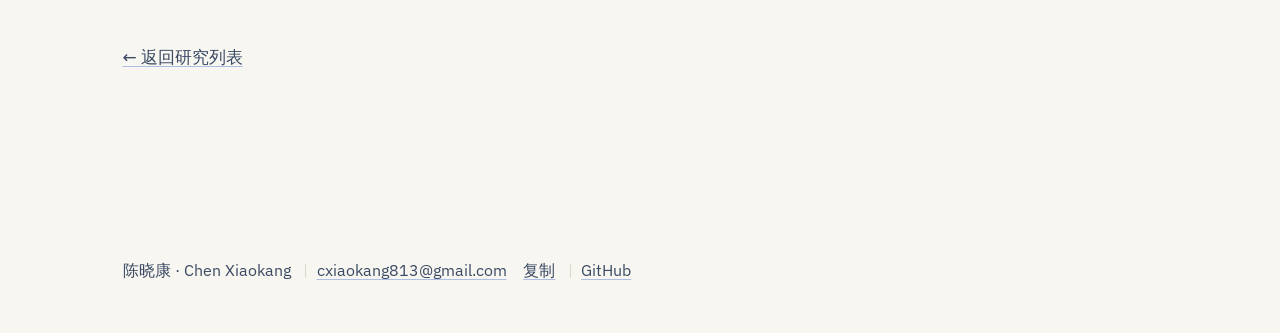
<file: research/polymarket.html>
<!DOCTYPE html><html lang="zh-CN"> <head><meta charset="utf-8"><meta name="viewport" content="width=device-width, initial-scale=1"><title>Coverage and Executability in Polymarket Weather Markets — Jerome Chen</title><meta name="description" content="在“最高气温”预测市场里，已观测到的气温会排除一部分温度区间。剩余区间的买入成本之和一旦低于 1，理论上就能锁定收益。这个信号在真实盘口中能否执行？"><meta name="author" content="Chen Xiaokang (Jerome Chen)"><link rel="icon" href="../favicon.svg" type="image/svg+xml"><link rel="stylesheet" href="../_astro/ff3.DJ8NzOe6.css"></head> <body class="min-h-screen"> <header class="no-print sticky top-0 z-40 bg-paper/90 backdrop-blur-sm"> <div class="mx-auto flex h-16 max-w-[1120px] items-center justify-between px-6 sm:px-10"> <a href="../index.html" class="font-serif text-[1.2rem] font-semibold tracking-tight text-ink">Jerome Chen</a> <nav class="flex items-center gap-7 text-[0.95rem] text-ink-soft"> <a href="../index.html#library" class="transition-colors hover:text-blue">研究</a> <a href="../index.html#about" class="transition-colors hover:text-blue">说明</a> <a href="https://github.com/Jeromechen13" class="hidden transition-colors hover:text-blue sm:inline" target="_blank" rel="noopener">GitHub</a> </nav> </div> </header>  <section class="rise mx-auto max-w-[1120px] px-6 pt-16 pb-14 sm:px-10 sm:pt-24"> <div class="text-[0.95rem] text-blue">Research 04</div> <h1 class="display mt-4 max-w-[18ch] text-[2.5rem] text-ink sm:text-[3.5rem]">Coverage and Executability in Polymarket Weather Markets</h1> <p class="mt-4 font-serif text-[1.35rem] text-ink-soft">Polymarket 天气市场：覆盖成本监测与信号可执行性</p> <div class="mt-10 max-w-[46rem] font-serif text-[1.18rem] leading-[1.8] text-ink">  <p>
Polymarket 上的“城市当日最高气温”市场，把气温切成若干区间，每个区间对应一份 YES 合约，结算时只有一个区间赔付 1 美元。当天的气温一旦观测到某个值，最终最高温就不可能更低，低于这个值的区间也就被排除了。于是买下所有仍有可能获胜的区间，理论上必然得到 1 美元。如果它们的卖一价之和低于 1，差额就是锁定的收益。我写了一套只读监测系统，实时检验这个信号在真实盘口里是否成立、是否可以执行。结论是：信号确实会出现，但幅度很浅、挂单量极小，而数据可用性才是更大的问题。
</p>  </div> <div class="mt-14 grid grid-cols-2 gap-x-8 gap-y-10 md:grid-cols-4">  <div> <div class="font-serif text-[2.1rem] leading-none text-blue">20</div> <div class="mt-2 text-[0.95rem] text-ink-soft">覆盖成本低于 1 的片段</div> </div> <div> <div class="font-serif text-[2.1rem] leading-none text-teal">0.87</div> <div class="mt-2 text-[0.95rem] text-ink-soft">最低覆盖成本（正式阈值 0.80）</div> </div> <div> <div class="font-serif text-[2.1rem] leading-none text-amber">93%</div> <div class="mt-2 text-[0.95rem] text-ink-soft">最差一天无法计算的快照</div> </div> <div> <div class="font-serif text-[2.1rem] leading-none text-ink">107</div> <div class="mt-2 text-[0.95rem] text-ink-soft">单元测试，全部通过</div> </div>  </div> </section> <div class="mx-auto grid max-w-[1120px] grid-cols-1 gap-12 px-6 sm:px-10 lg:grid-cols-[180px_minmax(0,1fr)]"> <aside class="no-print hidden lg:block"> <nav class="sticky top-24 text-[0.92rem]" aria-label="Contents"> <ul class="space-y-2.5"> <li> <a href="#question" data-target="question" class="toc-link text-muted transition-colors hover:text-blue"> Research Question </a> </li><li> <a href="#logic" data-target="logic" class="toc-link text-muted transition-colors hover:text-blue"> Coverage Logic </a> </li><li> <a href="#system" data-target="system" class="toc-link text-muted transition-colors hover:text-blue"> System Design </a> </li><li> <a href="#results" data-target="results" class="toc-link text-muted transition-colors hover:text-blue"> Results </a> </li><li> <a href="#limitations" data-target="limitations" class="toc-link text-muted transition-colors hover:text-blue"> Limitations </a> </li><li> <a href="#code" data-target="code" class="toc-link text-muted transition-colors hover:text-blue"> Reproducibility </a> </li> </ul> </nav> </aside> <article class="prose-r max-w-[42rem] pb-10">    <h2 id="question">Research Question</h2> <p>
预测市场的价格常被当作“市场认为的概率”。但在结构固定的市场里，价格之间存在硬约束。这个项目想回答两个问题：第一，这些约束在实盘中有没有被违反？第二，如果违反了，在考虑盘口深度、数据延迟和结算规则之后，还能不能真正成交？
</p> <p>
第二个问题更重要。研究中很容易算出一个“理论信号”，但交易系统关心的是这个信号背后有没有足够的挂单、行情和观测数据是否同步，以及结算依据和我们观测的数据是否一致。
</p> <h2 id="logic">Coverage Logic</h2> <p>
设市场把温度分成区间 <span class="katex"><span class="katex-html" aria-hidden="true"><span class="base"><span class="strut" style="height:0.6944em;"></span><span class="mord mathnormal" style="margin-right:0.0315em;">k</span><span class="mspace" style="margin-right:0.2778em;"></span><span class="mrel">=</span><span class="mspace" style="margin-right:0.2778em;"></span></span><span class="base"><span class="strut" style="height:0.8889em;vertical-align:-0.1944em;"></span><span class="mord">1</span><span class="mpunct">,</span><span class="mspace" style="margin-right:0.1667em;"></span><span class="mord mathnormal">d</span><span class="mord mathnormal">o</span><span class="mord mathnormal">t</span><span class="mord mathnormal">s</span><span class="mpunct">,</span><span class="mspace" style="margin-right:0.1667em;"></span><span class="mord mathnormal" style="margin-right:0.0715em;">K</span></span></span></span>，截至当前的当日最高温为 <span class="katex"><span class="katex-html" aria-hidden="true"><span class="base"><span class="strut" style="height:0.8333em;vertical-align:-0.15em;"></span><span class="mord"><span class="mord mathnormal" style="margin-right:0.0813em;">H</span><span class="msupsub"><span class="vlist-t vlist-t2"><span class="vlist-r"><span class="vlist" style="height:0.2806em;"><span style="top:-2.55em;margin-left:-0.0813em;margin-right:0.05em;"><span class="pstrut" style="height:2.7em;"></span><span class="sizing reset-size6 size3 mtight"><span class="mord mathnormal mtight">t</span></span></span></span><span class="vlist-s">​</span></span><span class="vlist-r"><span class="vlist" style="height:0.15em;"><span></span></span></span></span></span></span></span></span></span>。最终的最高温不会低于 <span class="katex"><span class="katex-html" aria-hidden="true"><span class="base"><span class="strut" style="height:0.8333em;vertical-align:-0.15em;"></span><span class="mord"><span class="mord mathnormal" style="margin-right:0.0813em;">H</span><span class="msupsub"><span class="vlist-t vlist-t2"><span class="vlist-r"><span class="vlist" style="height:0.2806em;"><span style="top:-2.55em;margin-left:-0.0813em;margin-right:0.05em;"><span class="pstrut" style="height:2.7em;"></span><span class="sizing reset-size6 size3 mtight"><span class="mord mathnormal mtight">t</span></span></span></span><span class="vlist-s">​</span></span><span class="vlist-r"><span class="vlist" style="height:0.15em;"><span></span></span></span></span></span></span></span></span></span>，所以只有上界不低于 <span class="katex"><span class="katex-html" aria-hidden="true"><span class="base"><span class="strut" style="height:0.8333em;vertical-align:-0.15em;"></span><span class="mord"><span class="mord mathnormal" style="margin-right:0.0813em;">H</span><span class="msupsub"><span class="vlist-t vlist-t2"><span class="vlist-r"><span class="vlist" style="height:0.2806em;"><span style="top:-2.55em;margin-left:-0.0813em;margin-right:0.05em;"><span class="pstrut" style="height:2.7em;"></span><span class="sizing reset-size6 size3 mtight"><span class="mord mathnormal mtight">t</span></span></span></span><span class="vlist-s">​</span></span><span class="vlist-r"><span class="vlist" style="height:0.15em;"><span></span></span></span></span></span></span></span></span></span> 的区间还可能获胜。买入这些区间各一份的成本为
</p> <span class="katex-display"><span class="katex"><span class="katex-html" aria-hidden="true"><span class="base"><span class="strut" style="height:0.8333em;vertical-align:-0.15em;"></span><span class="mord"><span class="mord mathnormal" style="margin-right:0.0715em;">C</span><span class="msupsub"><span class="vlist-t vlist-t2"><span class="vlist-r"><span class="vlist" style="height:0.2806em;"><span style="top:-2.55em;margin-left:-0.0715em;margin-right:0.05em;"><span class="pstrut" style="height:2.7em;"></span><span class="sizing reset-size6 size3 mtight"><span class="mord mathnormal mtight">t</span></span></span></span><span class="vlist-s">​</span></span><span class="vlist-r"><span class="vlist" style="height:0.15em;"><span></span></span></span></span></span></span><span class="mspace" style="margin-right:0.2778em;"></span><span class="mrel">=</span><span class="mspace" style="margin-right:0.2778em;"></span></span><span class="base"><span class="strut" style="height:2.458em;vertical-align:-1.408em;"></span><span class="mop op-limits"><span class="vlist-t vlist-t2"><span class="vlist-r"><span class="vlist" style="height:1.05em;"><span style="top:-1.8479em;margin-left:0em;"><span class="pstrut" style="height:3.05em;"></span><span class="sizing reset-size6 size3 mtight"><span class="mord mtight"><span class="mord mathnormal mtight" style="margin-right:0.0315em;">k</span><span class="mrel mtight">:</span><span class="mspace mtight" style="margin-right:0.3253em;"></span><span class="mord mtight"><span class="mord mathnormal mtight">u</span><span class="msupsub"><span class="vlist-t vlist-t2"><span class="vlist-r"><span class="vlist" style="height:0.3448em;"><span style="top:-2.3488em;margin-left:0em;margin-right:0.0714em;"><span class="pstrut" style="height:2.5em;"></span><span class="sizing reset-size3 size1 mtight"><span class="mord mathnormal mtight" style="margin-right:0.0315em;">k</span></span></span></span><span class="vlist-s">​</span></span><span class="vlist-r"><span class="vlist" style="height:0.1512em;"><span></span></span></span></span></span></span><span class="mspace mtight"><span class="mtight"> </span></span><span class="mrel mtight">≥</span><span class="mspace mtight"><span class="mtight"> </span></span><span class="mord mtight"><span class="mord mathnormal mtight" style="margin-right:0.0813em;">H</span><span class="msupsub"><span class="vlist-t vlist-t2"><span class="vlist-r"><span class="vlist" style="height:0.2963em;"><span style="top:-2.357em;margin-left:-0.0813em;margin-right:0.0714em;"><span class="pstrut" style="height:2.5em;"></span><span class="sizing reset-size3 size1 mtight"><span class="mord mathnormal mtight">t</span></span></span></span><span class="vlist-s">​</span></span><span class="vlist-r"><span class="vlist" style="height:0.143em;"><span></span></span></span></span></span></span></span></span></span><span style="top:-3.05em;"><span class="pstrut" style="height:3.05em;"></span><span><span class="mop op-symbol large-op">∑</span></span></span></span><span class="vlist-s">​</span></span><span class="vlist-r"><span class="vlist" style="height:1.408em;"><span></span></span></span></span></span><span class="mspace" style="margin-right:0.1667em;"></span><span class="mord"><span class="mord text"><span class="mord">ask</span></span><span class="msupsub"><span class="vlist-t vlist-t2"><span class="vlist-r"><span class="vlist" style="height:0.3361em;"><span style="top:-2.55em;margin-right:0.05em;"><span class="pstrut" style="height:2.7em;"></span><span class="sizing reset-size6 size3 mtight"><span class="mord mathnormal mtight" style="margin-right:0.0315em;">k</span></span></span></span><span class="vlist-s">​</span></span><span class="vlist-r"><span class="vlist" style="height:0.15em;"><span></span></span></span></span></span></span><span class="mpunct">,</span><span class="mspace" style="margin-right:2em;"></span><span class="mspace" style="margin-right:0.1667em;"></span><span class="mord text"><span class="mord">payoff</span></span><span class="mspace" style="margin-right:0.2778em;"></span><span class="mrel">=</span><span class="mspace" style="margin-right:0.2778em;"></span></span><span class="base"><span class="strut" style="height:0.6444em;"></span><span class="mord">1</span></span></span></span></span> <p>
若 <span class="katex"><span class="katex-html" aria-hidden="true"><span class="base"><span class="strut" style="height:0.8333em;vertical-align:-0.15em;"></span><span class="mord"><span class="mord mathnormal" style="margin-right:0.0715em;">C</span><span class="msupsub"><span class="vlist-t vlist-t2"><span class="vlist-r"><span class="vlist" style="height:0.2806em;"><span style="top:-2.55em;margin-left:-0.0715em;margin-right:0.05em;"><span class="pstrut" style="height:2.7em;"></span><span class="sizing reset-size6 size3 mtight"><span class="mord mathnormal mtight">t</span></span></span></span><span class="vlist-s">​</span></span><span class="vlist-r"><span class="vlist" style="height:0.15em;"><span></span></span></span></span></span></span><span class="mspace" style="margin-right:0.2778em;"></span><span class="mrel">&lt;</span><span class="mspace" style="margin-right:0.2778em;"></span></span><span class="base"><span class="strut" style="height:0.6444em;"></span><span class="mord">1</span></span></span></span>，理论上锁定 <span class="katex"><span class="katex-html" aria-hidden="true"><span class="base"><span class="strut" style="height:0.7278em;vertical-align:-0.0833em;"></span><span class="mord">1</span><span class="mspace" style="margin-right:0.2222em;"></span><span class="mbin">−</span><span class="mspace" style="margin-right:0.2222em;"></span></span><span class="base"><span class="strut" style="height:0.8333em;vertical-align:-0.15em;"></span><span class="mord"><span class="mord mathnormal" style="margin-right:0.0715em;">C</span><span class="msupsub"><span class="vlist-t vlist-t2"><span class="vlist-r"><span class="vlist" style="height:0.2806em;"><span style="top:-2.55em;margin-left:-0.0715em;margin-right:0.05em;"><span class="pstrut" style="height:2.7em;"></span><span class="sizing reset-size6 size3 mtight"><span class="mord mathnormal mtight">t</span></span></span></span><span class="vlist-s">​</span></span><span class="vlist-r"><span class="vlist" style="height:0.15em;"><span></span></span></span></span></span></span></span></span></span> 的收益。但这里有三层不确定性，因此正式信号的阈值定得很保守，取 <span class="katex"><span class="katex-html" aria-hidden="true"><span class="base"><span class="strut" style="height:0.6944em;"></span><span class="mord mathnormal" style="margin-right:0.0278em;">θ</span><span class="mspace" style="margin-right:0.2778em;"></span><span class="mrel">=</span><span class="mspace" style="margin-right:0.2778em;"></span></span><span class="base"><span class="strut" style="height:0.6444em;"></span><span class="mord">0.80</span></span></span></span>：
</p> <ul> <li>市场按 Wunderground 上指定气象站的记录结算，而系统用 IEM ASOS 的观测作为代理，两者在取整和更新时间上可能不同。</li> <li>盘口第一档的挂单量可能只有几美分，按卖一价算出来的成本并不代表能买到足够的份数。</li> <li>行情、观测和市场发现来自三个不同的接口，任何一个延迟或失败，都会让 <span class="katex"><span class="katex-html" aria-hidden="true"><span class="base"><span class="strut" style="height:0.8333em;vertical-align:-0.15em;"></span><span class="mord"><span class="mord mathnormal" style="margin-right:0.0715em;">C</span><span class="msupsub"><span class="vlist-t vlist-t2"><span class="vlist-r"><span class="vlist" style="height:0.2806em;"><span style="top:-2.55em;margin-left:-0.0715em;margin-right:0.05em;"><span class="pstrut" style="height:2.7em;"></span><span class="sizing reset-size6 size3 mtight"><span class="mord mathnormal mtight">t</span></span></span></span><span class="vlist-s">​</span></span><span class="vlist-r"><span class="vlist" style="height:0.15em;"><span></span></span></span></span></span></span></span></span></span> 失真。</li> </ul> <p>
所以系统把“理论覆盖”和“可执行覆盖”分开计算。只要任何一个入选区间缺少卖单、盘口为空或市场已关闭，这次覆盖就不被视为可执行，并记录具体的阻断原因。
</p> <h2 id="system">System Design</h2> <p>系统是只读的，不会下单。每一轮监测依次完成以下步骤：</p> <ol> <li>通过 Gamma API 发现当天的市场，把每个子市场解析成温度区间和对应的 YES / NO 合约。</li> <li>从市场规则文本中解析出结算气象站；如果解析失败或出现冲突，就跳过观测和覆盖计算，不使用配置里的备用站点。</li> <li>按城市当地日期读取 IEM ASOS 观测，得到当日最高温。</li> <li>读取 CLOB 盘口，给每个区间标注状态：正常、无卖单、无盘口、缺少合约、市场关闭或请求超时。</li> <li>计算覆盖成本，并依次检查市场、区间、观测、覆盖、阈值和挂单量，只有全部通过才判为可执行。</li> <li>写入带时间戳的快照，并更新每个市场的日内状态。</li> </ol> <p>
市场生命周期由一个状态机管理：价格达到 0.99 后进入接近结算的确认期，每 10 秒检查一次，连续 10 分钟成立才确认；确认后降低当天市场的检查频率，并提前开始监测次日市场；到城市当地零点，次日市场升级为当前市场，旧市场在 90 分钟的观测延迟窗口之后逐步归档。
</p> <p>
项目共有 13 个核心模块和 107 个单元测试，覆盖区间解析、市场发现、覆盖计算、状态切换、多城市边界情况和盘口诊断。首尔是唯一的正式监测城市；另外 7 个城市已经配置好，但默认关闭，只在隔离目录里做过试运行，不会影响正式监测的数据。
</p> <h2 id="results">Results</h2> <p>
对首尔市场 2026-05-25、05-27、05-28 三天的快照，以及 05-25 夜间至 05-26 上午的换日窗口，做了逐日复盘和跨日汇总。
</p> <figure class="my-10"> <button type="button" class="zoom-hit" data-zoom data-zoom-alt="Minimum coverage cost of each below-parity episode" aria-label="放大：Minimum coverage cost of each below-parity episode"> <img src="../figures/polymarket/episodes.svg" alt="" loading="lazy" class="block h-auto w-full bg-white"> </button> <figcaption class="mt-3 text-[0.92rem] leading-relaxed text-ink-soft"> 
每个点是一段覆盖成本低于 1 的连续时间里的最低值。共 20 段，只有一段低于 0.90，没有一段触及 0.80 的正式阈值。
 <button type="button" class="fig-source" data-tip="review/reports/cross-day-findings-seoul-2026-05-25-to-2026-05-28.md" aria-label="来源：review/reports/cross-day-findings-seoul-2026-05-25-to-2026-05-28.md">来源</button> </figcaption> </figure> <p>
覆盖成本低于 1 的情况确实存在，但呈现两种不同的模式。05-25 的典型情况是：观测到的最高温从 26°C 刷新到 27°C 之后，盘口没有立刻重新定价，覆盖成本在 12 分钟内最低降到 0.87，之后通过卖价调整恢复。05-27 则没有出现最高温刷新，低于 1 的情况多发生在数据恢复后的第一个有效观测附近，幅度只有 0.97–0.999。
</p> <p>
换日窗口里的 5 段机会在经济上很浅：按各区间盘口第一档的挂单量计算，单段最大毛利只有 0.07 美元，最小的可成交份数只有 0.01。扣除手续费和滑点后，基本没有交易价值。
</p> <figure class="my-10"> <button type="button" class="zoom-hit" data-zoom data-zoom-alt="Share of snapshots where coverage could be computed" aria-label="放大：Share of snapshots where coverage could be computed"> <img src="../figures/polymarket/availability.svg" alt="" loading="lazy" class="block h-auto w-full bg-white"> </button> <figcaption class="mt-3 text-[0.92rem] leading-relaxed text-ink-soft"> 
三天中无法计算覆盖成本的快照比例分别为 27%、54% 和 93%，主要原因是观测接口请求失败、市场发现失败和盘口没有卖单。与此同时，区间解析、覆盖计算和合约映射的核对都没有发现错误。
 <button type="button" class="fig-source" data-tip="review/reports/cross-day-findings-seoul-2026-05-25-to-2026-05-28.md" aria-label="来源：review/reports/cross-day-findings-seoul-2026-05-25-to-2026-05-28.md">来源</button> </figcaption> </figure> <p>
这说明系统当前最大的风险不在计算逻辑，而在外部数据的可用性。05-28 这一天几乎全部快照都不可用，因此它说明的是系统的脆弱性，而不是市场的定价情况。状态机部分的复盘全部通过：系统按设计进入确认期，等待 600 秒后确认，并找到了次日的市场。
</p> <h2 id="limitations">Limitations</h2> <ol> <li><strong>样本很小。</strong>只有一个城市的三个交易日，结论只能说明这类信号的形态，不能估计它出现的频率或收益。</li> <li><strong>观测是代理数据。</strong>IEM ASOS 与 Wunderground 的结算记录并不完全一致，取整和更新时间的差异可能制造虚假信号。</li> <li><strong>没有考虑费用和成交。</strong>覆盖成本按卖一价计算，没有扣除手续费，也没有模拟逐档成交。</li> <li><strong>复盘依赖已保存的报告。</strong>原始快照已经清理，跨日汇总是基于逐日报告重建的，部分事件的时间距离无法重新计算。</li> </ol> <p>
下一步是记录最高温刷新之后 15 分钟内的覆盖成本变化和卖价恢复速度，加入按挂单量计算的收益上限，并把各数据源的重试次数分开统计。
</p> <h2 id="code">Reproducibility</h2> <p>
源码在 <code>research-projects/polymarket-weather/</code>。运行环境为 Python 3.12+，先执行 <code>pip install -r requirements.txt</code>，再把 <code>config.example.yaml</code> 复制为 <code>config.yaml</code>。执行 <code>python main.py --once</code> 跑一轮监测，执行 <code>pytest -q</code> 运行全部测试。
</p> <p>
运行时数据（约 930MB 快照）、服务器部署配置和密钥都没有随附。逐日和跨日的复盘报告在 <code>review/reports/</code> 中。
</p>  </article> </div> <div class="no-print mx-auto mt-20 flex max-w-[1120px] justify-between gap-6 px-6 text-[1rem] sm:px-10"> <a href="../index.html#library" class="link text-ink-soft">← 返回研究列表</a>  </div> <script>
    (function () {
      var links = document.querySelectorAll(".toc-link");
      if (!links.length || !("IntersectionObserver" in window)) return;
      var map = {};
      links.forEach(function (a) { map[a.getAttribute("data-target")] = a; });
      var current = null;
      var io = new IntersectionObserver(function (entries) {
        entries.forEach(function (e) {
          if (!e.isIntersecting) return;
          var a = map[e.target.id];
          if (!a || a === current) return;
          if (current) current.classList.remove("is-active");
          a.classList.add("is-active");
          current = a;
        });
      }, { rootMargin: "-20% 0px -70% 0px" });
      Object.keys(map).forEach(function (id) {
        var el = document.getElementById(id);
        if (el) io.observe(el);
      });
    })();
  </script>  <footer class="no-print mt-32"> <div class="mx-auto max-w-[1120px] px-6 py-12 text-[0.95rem] text-ink-soft sm:px-10"> 陈晓康 · Chen Xiaokang <span class="mx-2 text-rule">|</span><a class="link" href="mailto:cxiaokang813@gmail.com">cxiaokang813@gmail.com</a> <button type="button" class="link ml-3 cursor-pointer" data-copy="cxiaokang813@gmail.com">复制</button> <span class="mx-2 text-rule">|</span><a class="link" href="https://github.com/Jeromechen13" target="_blank" rel="noopener">GitHub</a> </div> </footer> <p class="motion-toast no-print" data-toast role="status" aria-live="polite"></p> <div class="motion-tip no-print" data-tip-root role="tooltip" hidden> <p data-tip-body></p> <i aria-hidden="true"></i> </div> <div class="zoom-root no-print" data-zoom-root hidden> <div class="zoom-mask" data-zoom-mask></div> <div class="zoom-card" data-zoom-card role="dialog" aria-modal="true" aria-label="放大的图"> <div class="mb-3 text-right"> <button type="button" class="link cursor-pointer" data-zoom-close>关闭</button> </div> <img data-zoom-img alt=""> </div> </div> <script src="../motion.js"></script> </body> </html>
</file>
